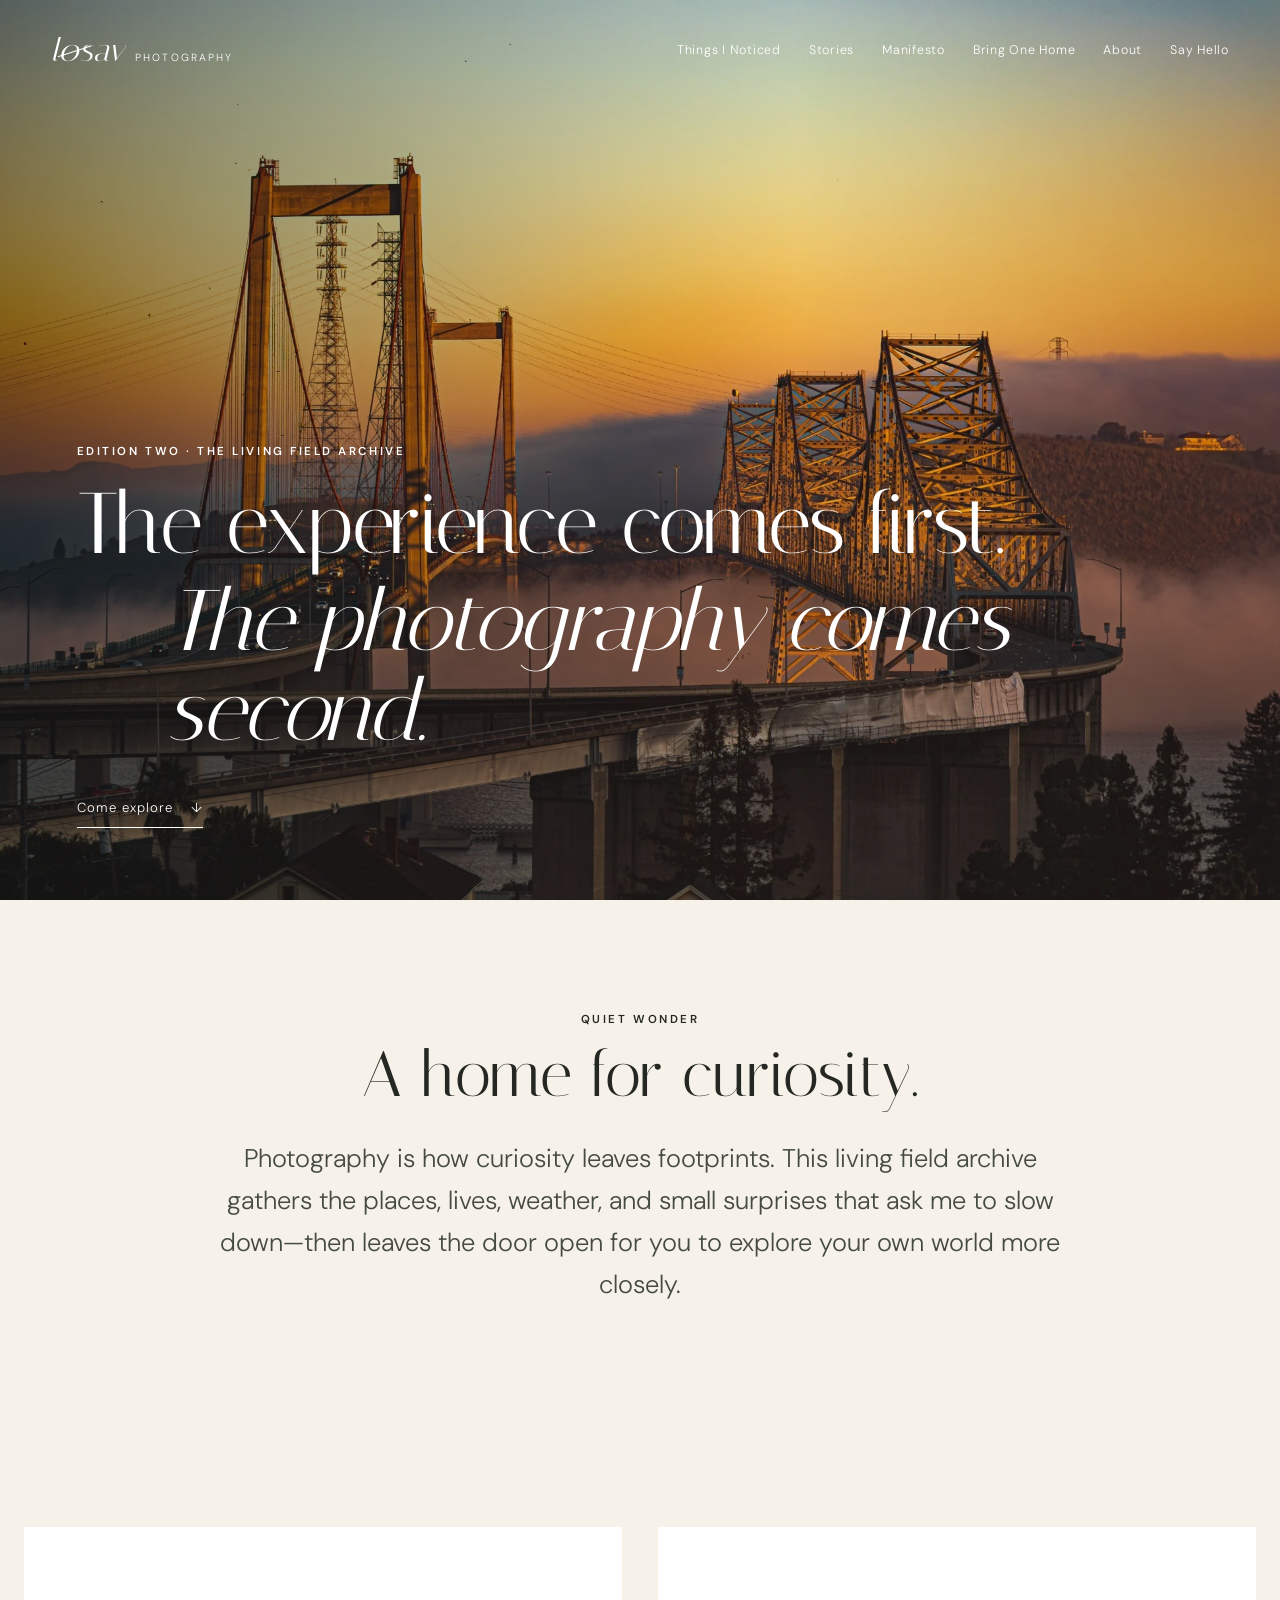
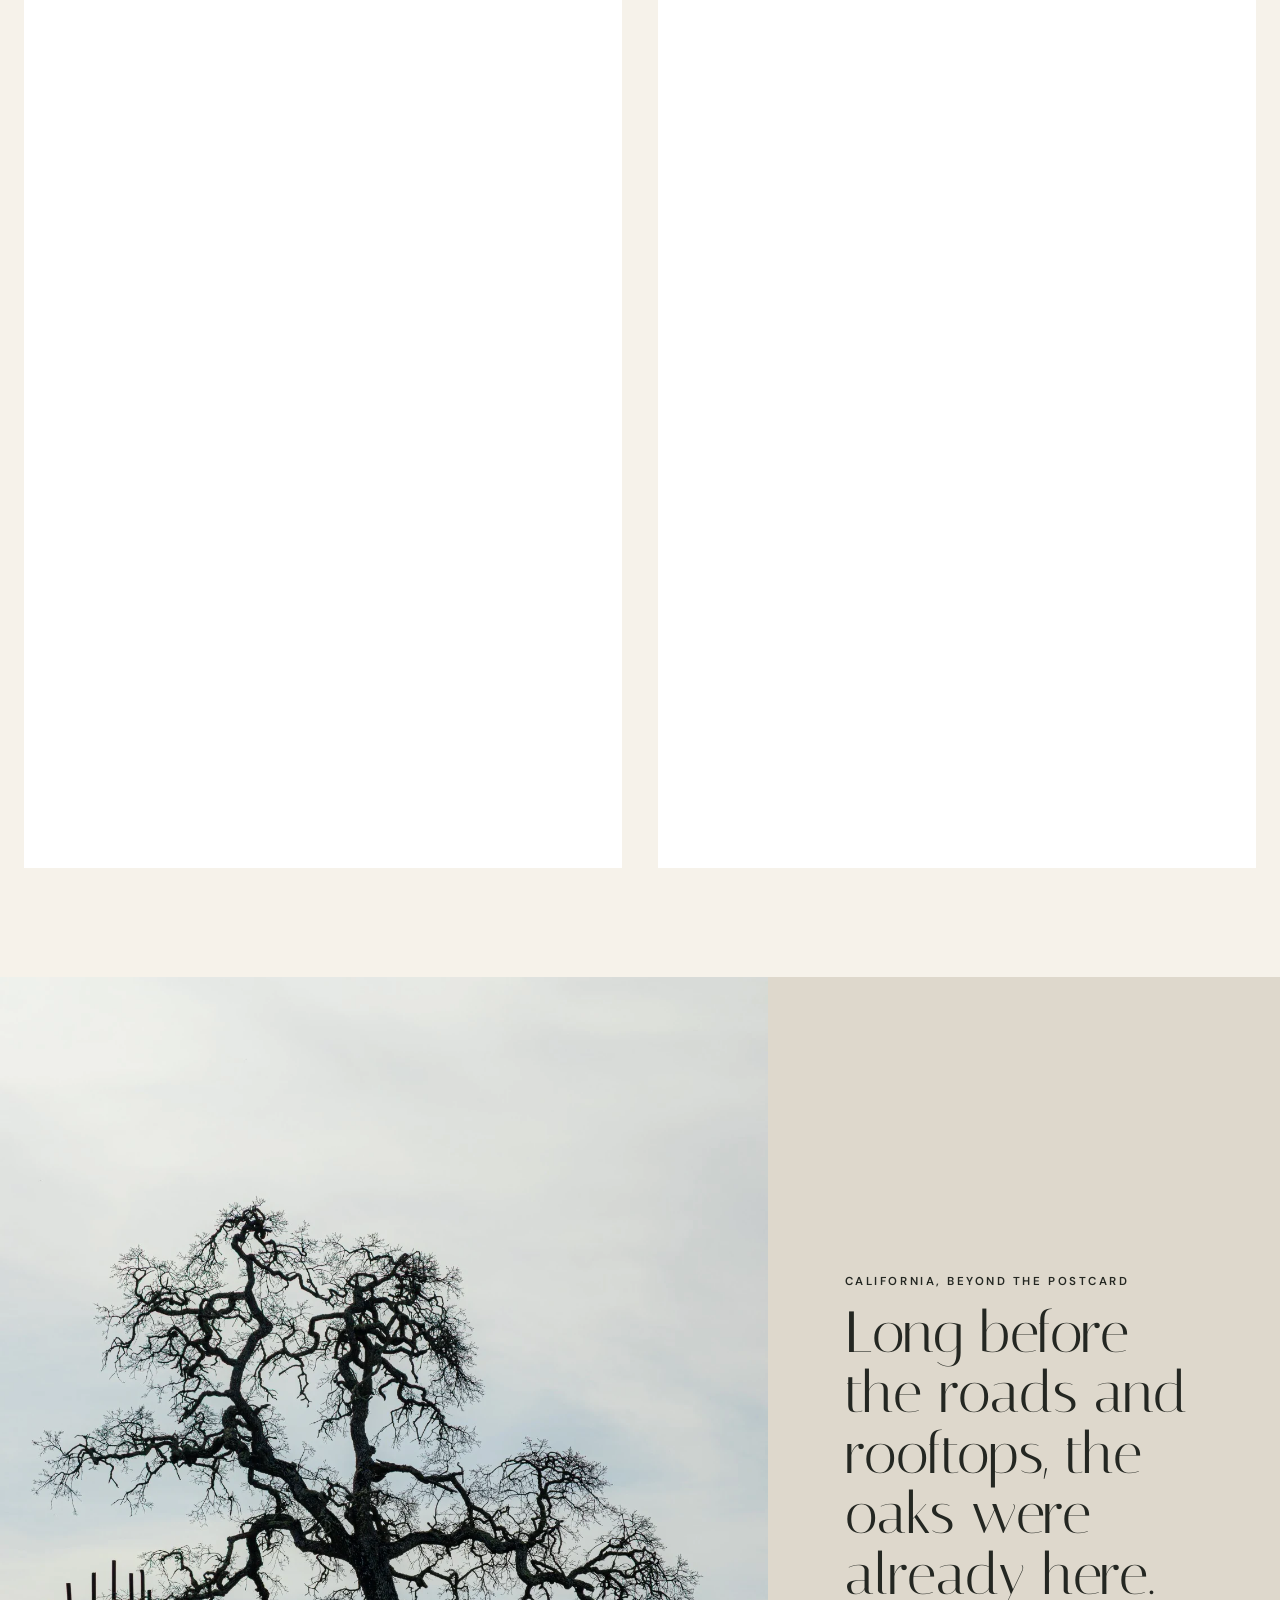
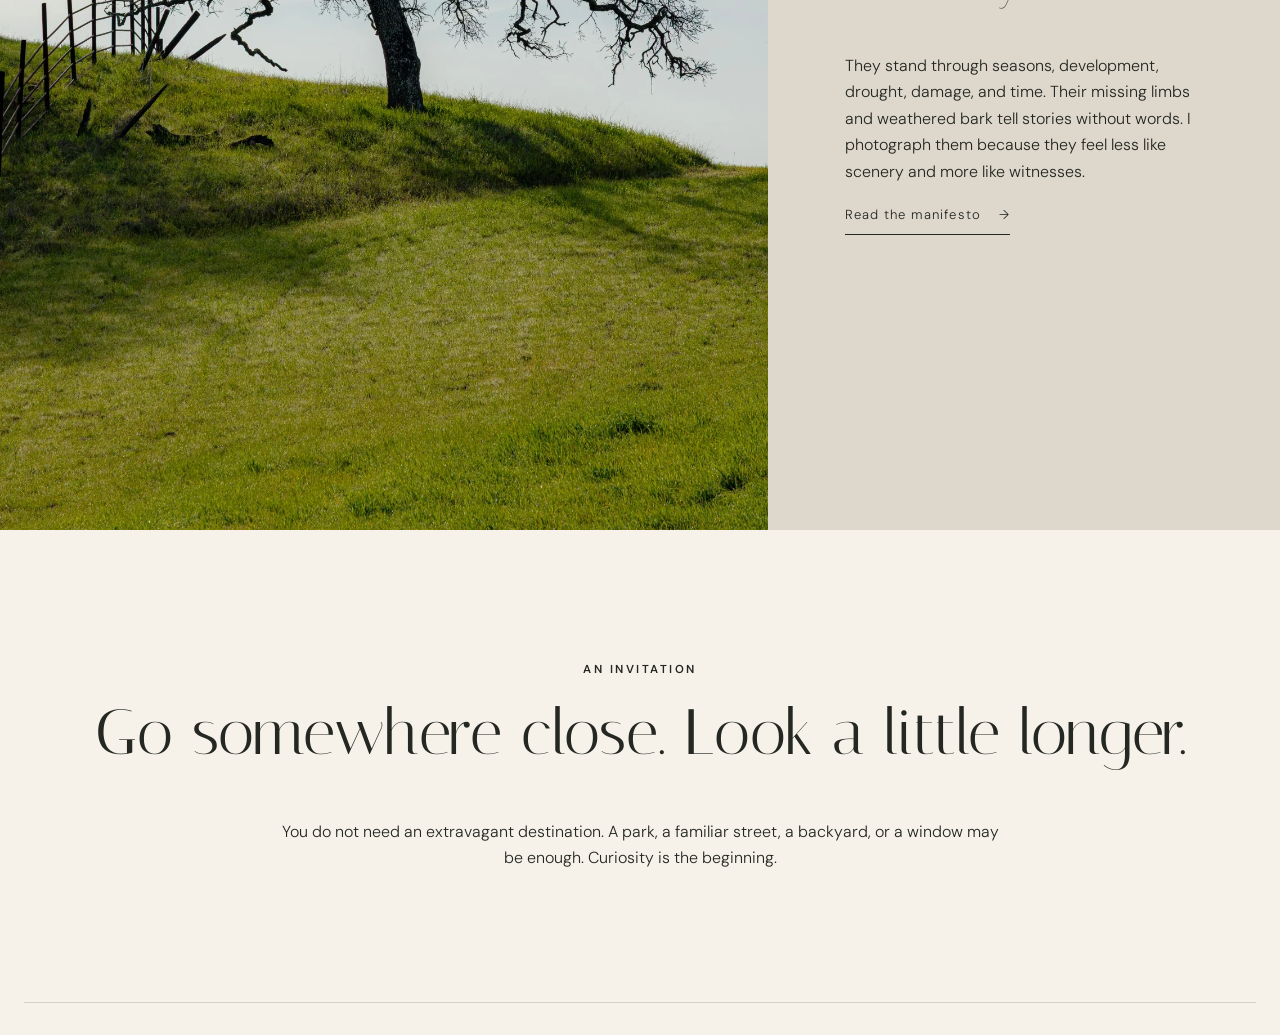
<file: index.html>
<!doctype html>
<html lang="en">
<head>
  <meta charset="utf-8">
  <meta name="viewport" content="width=device-width, initial-scale=1">
  <title>l0sav Photography | A Living Field Archive</title>
  <meta name="description" content="Photographs, stories, and observations from a living field archive—an invitation to notice the world with greater care, curiosity, and hope.">
  <meta name="theme-color" content="#f5f1e9">
  <link rel="preload" as="image" href="assets/images/hero-fog-bridge.webp" fetchpriority="high">
  <link rel="canonical" href="https://l0sav-photography.pages.dev/">
  <meta property="og:title" content="l0sav Photography | The Art of Noticing">
  <meta property="og:description" content="Photographs, stories, and observations from a living field archive—an invitation to notice the world with greater care, curiosity, and hope.">
  <meta property="og:type" content="website">
  <meta property="og:url" content="https://l0sav-photography.pages.dev/">
  <meta property="og:image" content="https://l0sav-photography.pages.dev/assets/images/hero-fog-bridge.webp">
  <link rel="preconnect" href="https://fonts.googleapis.com">
  <link rel="preconnect" href="https://fonts.gstatic.com" crossorigin>
  <link href="https://fonts.googleapis.com/css2?family=DM+Sans:wght@300;400;500;600&family=Italiana&display=swap" rel="stylesheet">
  <link rel="stylesheet" href="assets/style.css">
  <!-- Google tag (gtag.js) -->
<script async src="https://www.googletagmanager.com/gtag/js?id=G-Z0NKE904WG"></script>
<script>
  window.dataLayer = window.dataLayer || [];
  function gtag(){dataLayer.push(arguments);}
  gtag('js', new Date());
  gtag('config', 'G-Z0NKE904WG');
</script>
  <script defer src="assets/site.js"></script>
  <script type="application/ld+json">{"@context": "https://schema.org", "@graph": [{"@type": "WebSite", "name": "l0sav Photography", "url": "https://l0sav-photography.pages.dev/"}, {"@type": "Person", "name": "Lauren “Lo” Savignano", "alternateName": "l0sav", "jobTitle": "Photographer and field observer", "url": "https://l0sav-photography.pages.dev/about.html", "sameAs": ["https://www.instagram.com/l0sav", "https://www.facebook.com/profile.php?id=100092620043618", "https://www.youtube.com/@l0sav", "https://www.tiktok.com/@l0_sav"]}, {"@type": "CreativeWorkSeries", "name": "The Living Field Archive", "creator": {"@type": "Person", "name": "Lauren “Lo” Savignano"}, "url": "https://l0sav-photography.pages.dev/", "description": "Photographs, stories, and observations from a life spent following curiosity."}]}</script>
</head>
<body class="home">
<a class="skip-link" href="#main-content">Skip to content</a>

<header class="site-header" data-header>
  <a class="brand" href="index.html" aria-label="l0sav Photography home">
    <span class="brand-mark">l<span class="zero">0</span>sav</span>
    <span class="brand-sub">Photography</span>
  </a>
  <button class="menu-button" data-menu-button aria-label="Open navigation" aria-expanded="false">
    <span></span><span></span>
  </button>
  <nav class="site-nav" data-menu aria-label="Primary navigation">
    <a href="things.html">Things I Noticed</a>
    <a href="stories.html">Stories</a>
    <a href="manifesto.html">Manifesto</a>
    <a href="prints.html">Bring One Home</a>
    <a href="about.html">About</a>
    <a href="contact.html">Say Hello</a>
  </nav>
</header>

<main id="main-content">
<section class="hero">
  <img fetchpriority="high" decoding="async" src="assets/images/hero-fog-bridge.webp" alt="Two bridges emerging through morning fog in warm early light">
  <div class="hero-shade"></div>
  <div class="hero-copy">
    <p class="arrival">Edition Two · The Living Field Archive</p>
    <h1><span>The experience comes first.</span><span>The photography comes second.</span></h1>
    <a class="text-link light" href="#welcome">Come explore <span>↓</span></a>
  </div>
</section>

<section id="welcome" class="intro section-pad reveal">
  <p class="eyebrow">Quiet Wonder</p>
  <h2>A home for curiosity.</h2>
  <p class="lead">Photography is how curiosity leaves footprints. This living field archive gathers the places, lives, weather, and small surprises that ask me to slow down—then leaves the door open for you to explore your own world more closely.</p>
</section>

<section class="feature-grid section-pad">
  <a class="feature-card reveal" href="things.html">
    <img loading="lazy" decoding="async" src="assets/images/inspirational-flower.webp" alt="Delicate pale purple flower glowing in soft light">
    <div><p class="eyebrow">A visual journal</p><h3>Things I Noticed</h3><p>Small marvels, passing light, and the details that reward a closer look.</p></div>
  </a>
  <a class="feature-card reveal" href="stories.html">
    <img loading="lazy" decoding="async" src="assets/images/oak-path.webp" alt="A narrow path winding through old oak trees">
    <div><p class="eyebrow">Behind the frame</p><h3>Stories</h3><p>Photographs become memorable when the experience behind them is allowed to remain.</p></div>
  </a>
</section>

<section class="wide-story reveal">
  <img loading="lazy" decoding="async" src="assets/images/oak-silhouette.webp" alt="A lone oak tree silhouetted against a pale sky">
  <div class="wide-story-copy">
    <p class="eyebrow">California, beyond the postcard</p>
    <h2>Long before the roads and rooftops, the oaks were already here.</h2>
    <p>They stand through seasons, development, drought, damage, and time. Their missing limbs and weathered bark tell stories without words. I photograph them because they feel less like scenery and more like witnesses.</p>
    <a class="text-link" href="manifesto.html">Read the manifesto <span>→</span></a>
  </div>
</section>

<section class="closing-note section-pad reveal">
  <p class="eyebrow">An invitation</p>
  <h2>Go somewhere close. Look a little longer.</h2>
  <p>You do not need an extravagant destination. A park, a familiar street, a backyard, or a window may be enough. Curiosity is the beginning.</p>
</section>
</main>

<footer class="site-footer">
  <div>
    <p class="footer-signoff">I’ll see you out there.</p>
    <p>© 2026 l0sav Photography</p>
  </div>
  <div class="socials" aria-label="Social media">
    <a href="https://www.instagram.com/l0sav" target="_blank" rel="noopener">Instagram</a>
    <a href="https://www.facebook.com/profile.php?id=100092620043618" target="_blank" rel="noopener">Facebook</a>
    <a href="https://www.youtube.com/@l0sav" target="_blank" rel="noopener">YouTube</a>
    <a href="https://www.tiktok.com/@l0_sav" target="_blank" rel="noopener">TikTok</a>
  </div>
</footer>

</body></html>
</file>
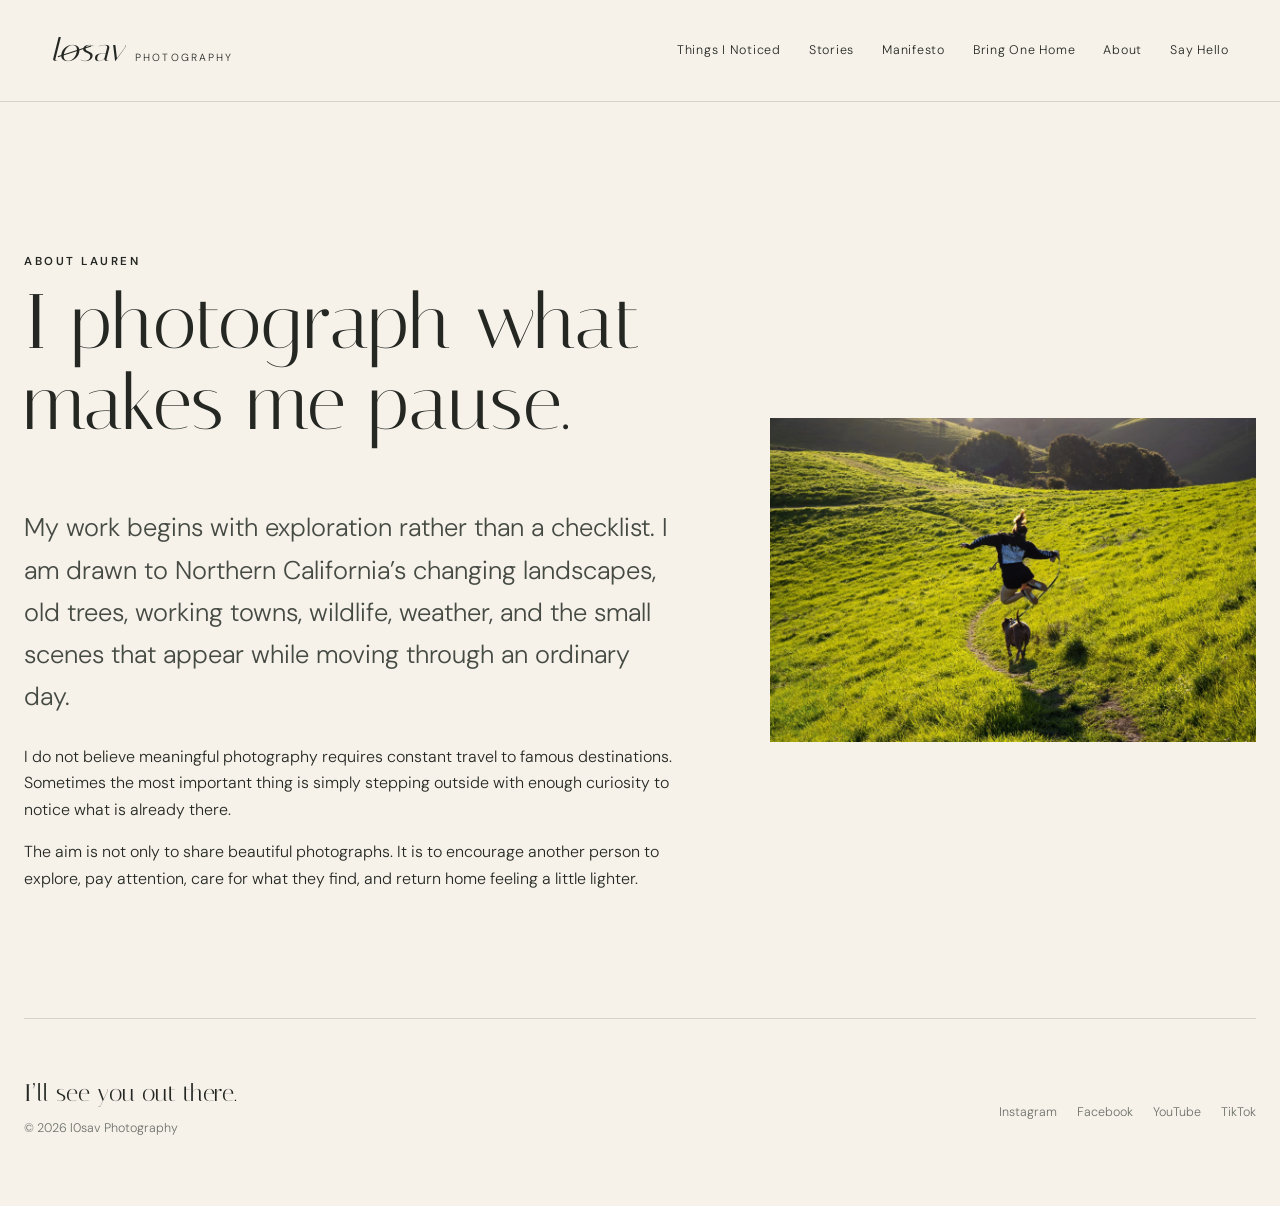
<file: about.html>
<!doctype html>
<html lang="en">
<head>
  <meta charset="utf-8">
  <meta name="viewport" content="width=device-width, initial-scale=1">
  <title>About Lauren | l0sav Photography</title>
  <meta name="description" content="Meet Lauren, the photographer behind l0sav Photography and The Art of Noticing.">
  <meta name="theme-color" content="#f5f1e9">
  <link rel="canonical" href="https://l0sav-photography.pages.dev/about.html">
  <meta property="og:title" content="About Lauren | l0sav Photography">
  <meta property="og:description" content="Meet Lauren, the photographer behind l0sav Photography and The Art of Noticing.">
  <meta property="og:type" content="website">
  <meta property="og:url" content="https://l0sav-photography.pages.dev/about.html">
  <meta property="og:image" content="https://l0sav-photography.pages.dev/assets/images/hero-fog-bridge.webp">
  <meta name="twitter:card" content="summary_large_image">
  <link rel="preconnect" href="https://fonts.googleapis.com">
  <link rel="preconnect" href="https://fonts.gstatic.com" crossorigin>
  <link href="https://fonts.googleapis.com/css2?family=DM+Sans:wght@300;400;500;600&family=Italiana&display=swap" rel="stylesheet">
  <link rel="stylesheet" href="assets/style.css">
  <!-- Google tag (gtag.js) -->
<script async src="https://www.googletagmanager.com/gtag/js?id=G-Z0NKE904WG"></script>
<script>
  window.dataLayer = window.dataLayer || [];
  function gtag(){dataLayer.push(arguments);}
  gtag('js', new Date());
  gtag('config', 'G-Z0NKE904WG');
</script>
  <script defer src="assets/site.js"></script>
  <script type="application/ld+json">{"@context": "https://schema.org", "@type": "AboutPage", "name": "About Lauren | l0sav Photography", "url": "https://l0sav-photography.pages.dev/about.html", "isPartOf": {"@type": "WebSite", "name": "l0sav Photography", "url": "https://l0sav-photography.pages.dev/"}}</script>
</head>
<body>
<a class="skip-link" href="#main-content">Skip to content</a>

<header class="site-header" data-header>
  <a class="brand" href="index.html" aria-label="l0sav Photography home">
    <span class="brand-mark">l<span class="zero">0</span>sav</span>
    <span class="brand-sub">Photography</span>
  </a>
  <button class="menu-button" data-menu-button aria-label="Open navigation" aria-expanded="false">
    <span></span><span></span>
  </button>
  <nav class="site-nav" data-menu aria-label="Primary navigation">
    <a href="things.html">Things I Noticed</a>
    <a href="stories.html">Stories</a>
    <a href="manifesto.html">Manifesto</a>
    <a href="prints.html">Bring One Home</a>
    <a href="about.html">About</a>
    <a href="contact.html">Say Hello</a>
  </nav>
</header>

<main id="main-content">
<section class="about-grid section-pad">
 <div><p class="eyebrow">About Lauren</p><h1>I photograph what makes me pause.</h1><p class="lead">My work begins with exploration rather than a checklist. I am drawn to Northern California’s changing landscapes, old trees, working towns, wildlife, weather, and the small scenes that appear while moving through an ordinary day.</p><p>I do not believe meaningful photography requires constant travel to famous destinations. Sometimes the most important thing is simply stepping outside with enough curiosity to notice what is already there.</p><p>The aim is not only to share beautiful photographs. It is to encourage another person to explore, pay attention, care for what they find, and return home feeling a little lighter.</p></div>
 <img loading="lazy" decoding="async" src="assets/images/jumping-hills.webp" alt="A person joyfully jumping on a sunlit green trail with a dog">
</section>
</main>

<footer class="site-footer">
  <div>
    <p class="footer-signoff">I’ll see you out there.</p>
    <p>© 2026 l0sav Photography</p>
  </div>
  <div class="socials" aria-label="Social media">
    <a href="https://www.instagram.com/l0sav" target="_blank" rel="noopener">Instagram</a>
    <a href="https://www.facebook.com/profile.php?id=100092620043618" target="_blank" rel="noopener">Facebook</a>
    <a href="https://www.youtube.com/@l0sav" target="_blank" rel="noopener">YouTube</a>
    <a href="https://www.tiktok.com/@l0_sav" target="_blank" rel="noopener">TikTok</a>
  </div>
</footer>

</body></html>
</file>
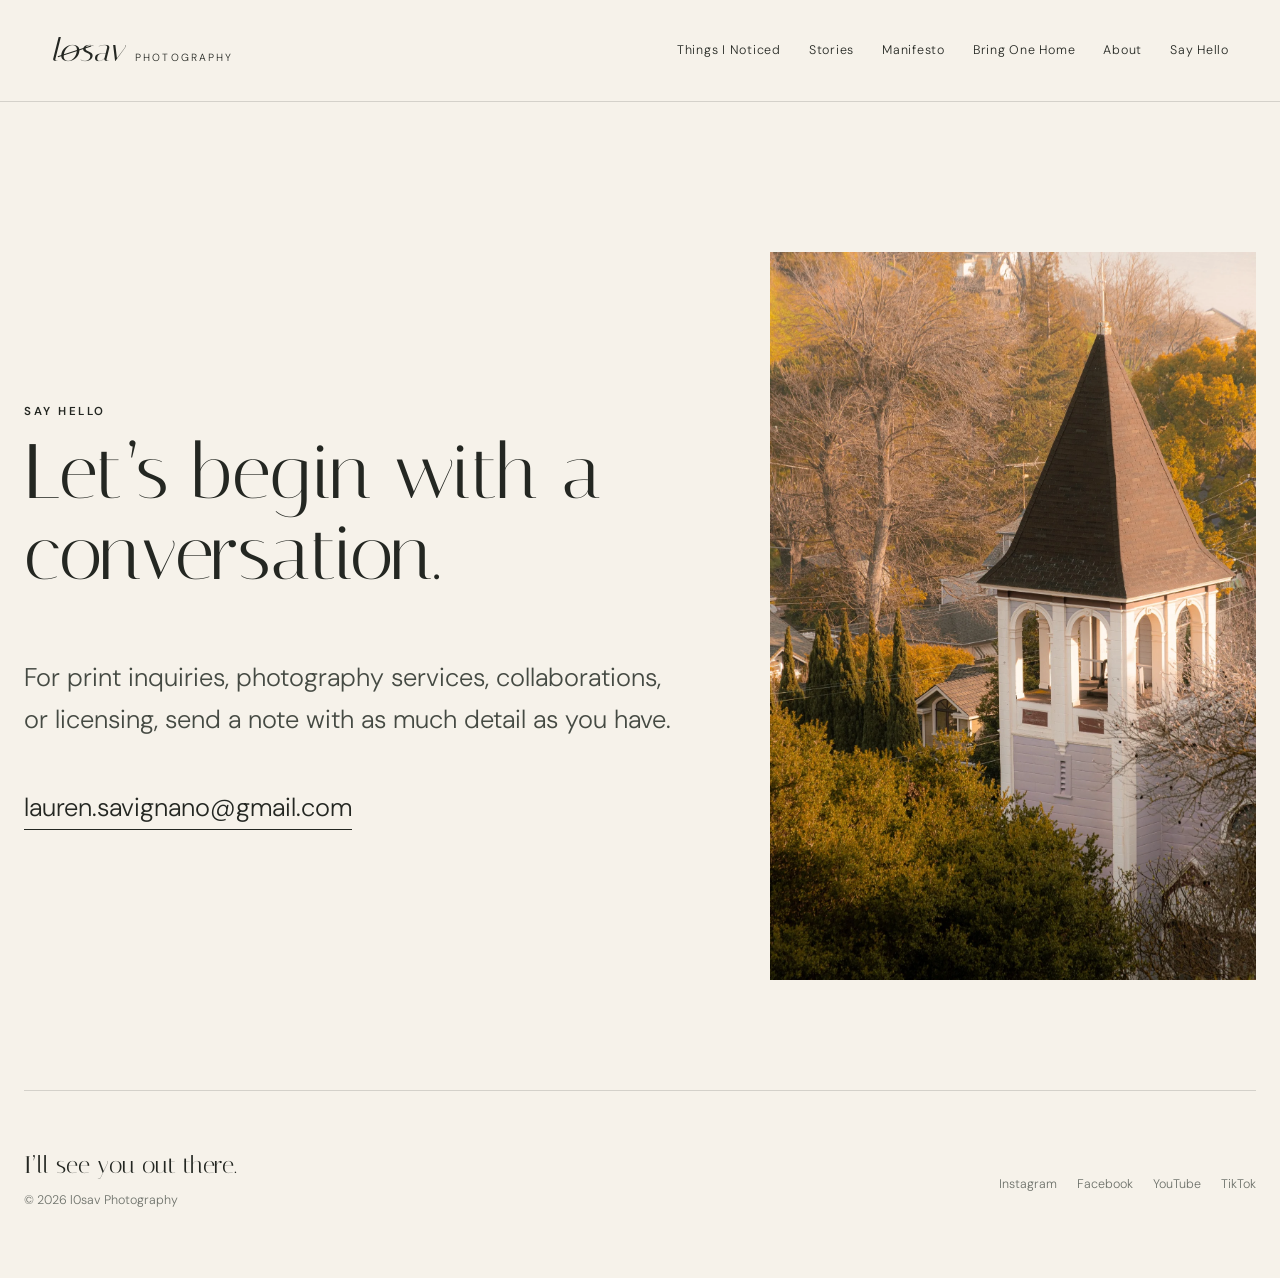
<file: contact.html>
<!doctype html>
<html lang="en">
<head>
  <meta charset="utf-8">
  <meta name="viewport" content="width=device-width, initial-scale=1">
  <title>Contact | l0sav Photography</title>
  <meta name="description" content="Contact Lauren about custom prints, photography services, collaborations, or image licensing.">
  <meta name="theme-color" content="#f5f1e9">
  <link rel="canonical" href="https://l0sav-photography.pages.dev/contact.html">
  <meta property="og:title" content="Contact | l0sav Photography">
  <meta property="og:description" content="Contact Lauren about custom prints, photography services, collaborations, or image licensing.">
  <meta property="og:type" content="website">
  <meta property="og:url" content="https://l0sav-photography.pages.dev/contact.html">
  <meta property="og:image" content="https://l0sav-photography.pages.dev/assets/images/hero-fog-bridge.webp">
  <meta name="twitter:card" content="summary_large_image">
  <link rel="preconnect" href="https://fonts.googleapis.com">
  <link rel="preconnect" href="https://fonts.gstatic.com" crossorigin>
  <link href="https://fonts.googleapis.com/css2?family=DM+Sans:wght@300;400;500;600&family=Italiana&display=swap" rel="stylesheet">
  <link rel="stylesheet" href="assets/style.css">
  <!-- Google tag (gtag.js) -->
<script async src="https://www.googletagmanager.com/gtag/js?id=G-Z0NKE904WG"></script>
<script>
  window.dataLayer = window.dataLayer || [];
  function gtag(){dataLayer.push(arguments);}
  gtag('js', new Date());
  gtag('config', 'G-Z0NKE904WG');
</script>
  <script defer src="assets/site.js"></script>
  <script type="application/ld+json">{"@context": "https://schema.org", "@type": "ContactPage", "name": "Contact | l0sav Photography", "url": "https://l0sav-photography.pages.dev/contact.html", "isPartOf": {"@type": "WebSite", "name": "l0sav Photography", "url": "https://l0sav-photography.pages.dev/"}}</script>
</head>
<body>
<a class="skip-link" href="#main-content">Skip to content</a>

<header class="site-header" data-header>
  <a class="brand" href="index.html" aria-label="l0sav Photography home">
    <span class="brand-mark">l<span class="zero">0</span>sav</span>
    <span class="brand-sub">Photography</span>
  </a>
  <button class="menu-button" data-menu-button aria-label="Open navigation" aria-expanded="false">
    <span></span><span></span>
  </button>
  <nav class="site-nav" data-menu aria-label="Primary navigation">
    <a href="things.html">Things I Noticed</a>
    <a href="stories.html">Stories</a>
    <a href="manifesto.html">Manifesto</a>
    <a href="prints.html">Bring One Home</a>
    <a href="about.html">About</a>
    <a href="contact.html">Say Hello</a>
  </nav>
</header>

<main id="main-content">
<section class="contact-wrap section-pad">
 <div><p class="eyebrow">Say hello</p><h1>Let’s begin with a conversation.</h1><p class="lead">For print inquiries, photography services, collaborations, or licensing, send a note with as much detail as you have.</p><a class="email-link" href="mailto:lauren.savignano@gmail.com">lauren.savignano@gmail.com</a></div>
 <img loading="lazy" decoding="async" src="assets/images/church-light.webp" alt="A historic church tower lit by warm evening light">
</section>
</main>

<footer class="site-footer">
  <div>
    <p class="footer-signoff">I’ll see you out there.</p>
    <p>© 2026 l0sav Photography</p>
  </div>
  <div class="socials" aria-label="Social media">
    <a href="https://www.instagram.com/l0sav" target="_blank" rel="noopener">Instagram</a>
    <a href="https://www.facebook.com/profile.php?id=100092620043618" target="_blank" rel="noopener">Facebook</a>
    <a href="https://www.youtube.com/@l0sav" target="_blank" rel="noopener">YouTube</a>
    <a href="https://www.tiktok.com/@l0_sav" target="_blank" rel="noopener">TikTok</a>
  </div>
</footer>

</body></html>
</file>
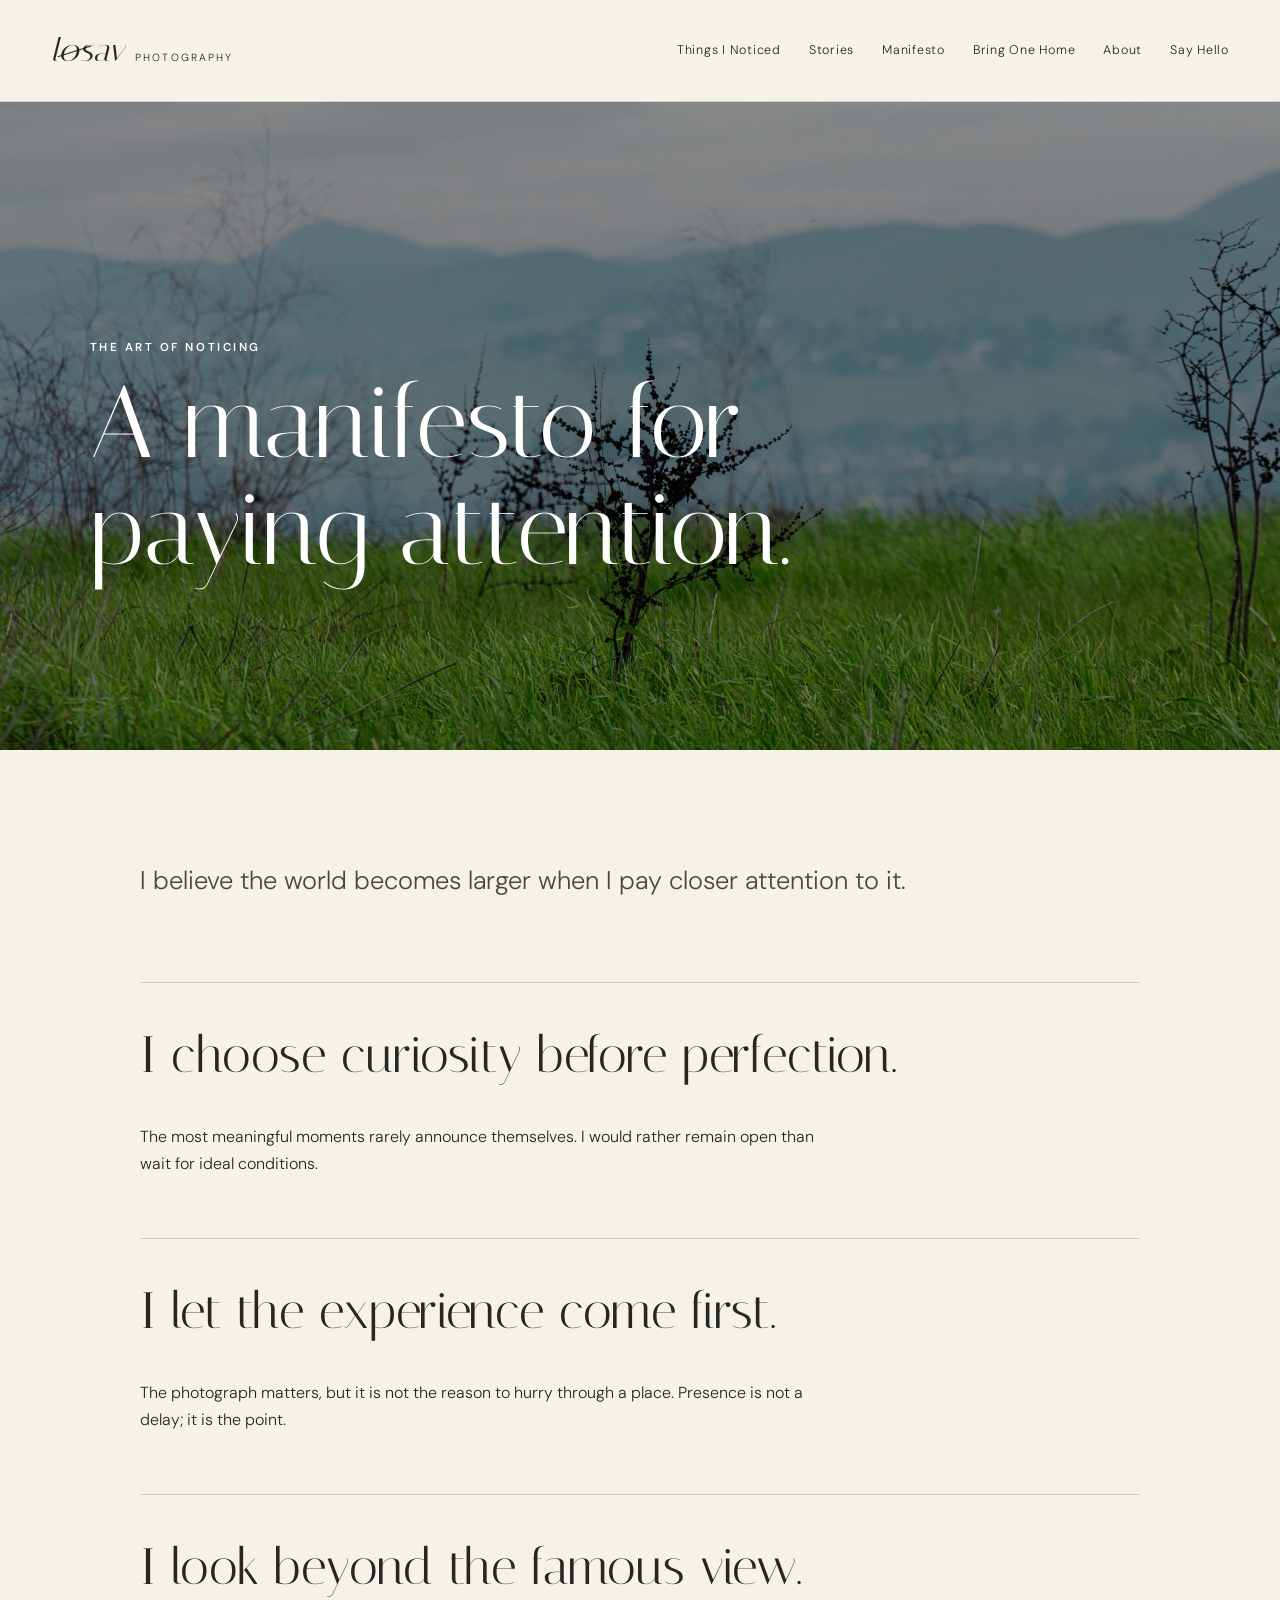
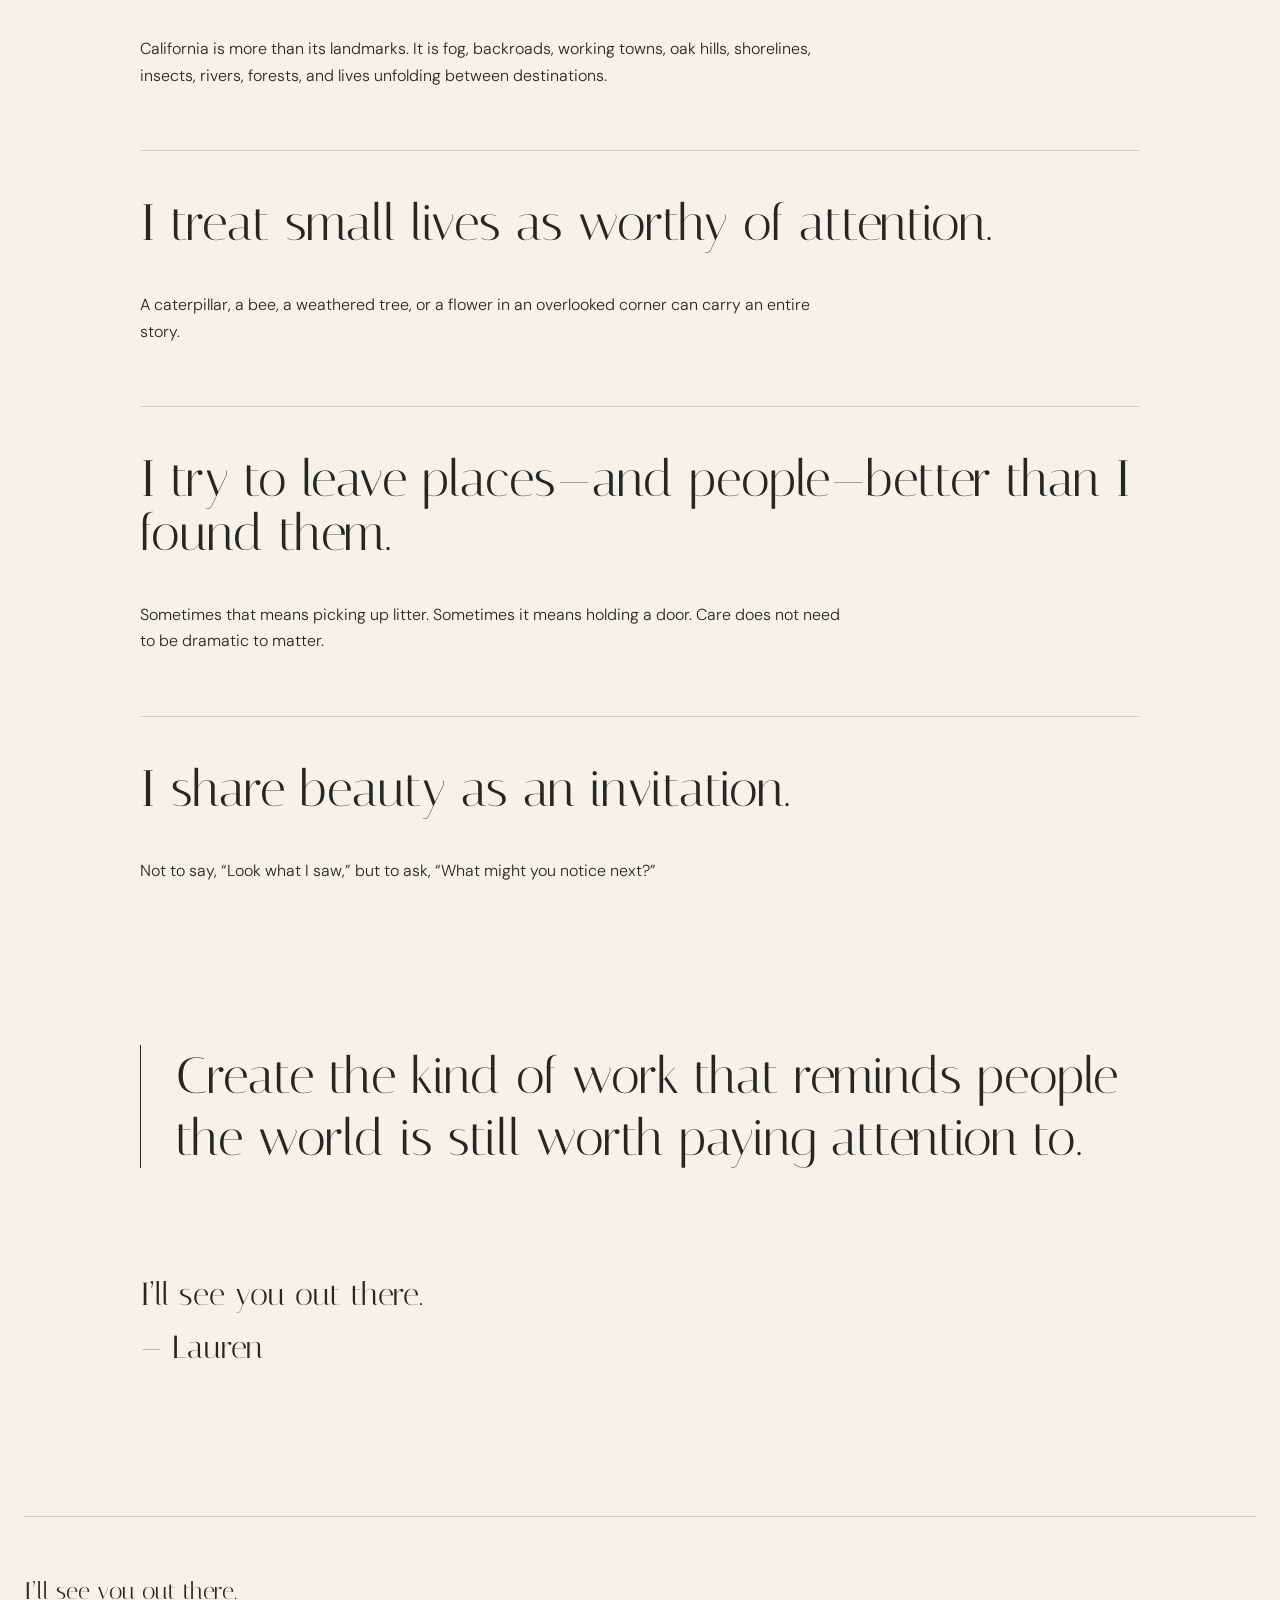
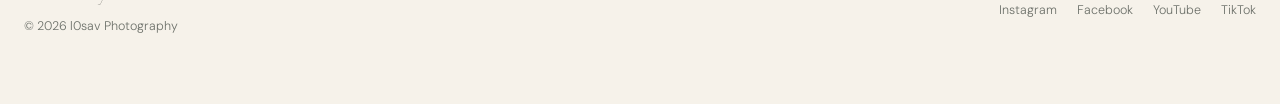
<file: manifesto.html>
<!doctype html>
<html lang="en">
<head>
  <meta charset="utf-8">
  <meta name="viewport" content="width=device-width, initial-scale=1">
  <title>Manifesto | l0sav Photography</title>
  <meta name="description" content="A personal philosophy of curiosity, care, and noticing the beauty present in ordinary life.">
  <meta name="theme-color" content="#f5f1e9">
  <link rel="canonical" href="https://l0sav-photography.pages.dev/manifesto.html">
  <meta property="og:title" content="Manifesto | l0sav Photography">
  <meta property="og:description" content="A personal philosophy of curiosity, care, and noticing the beauty present in ordinary life.">
  <meta property="og:type" content="website">
  <meta property="og:url" content="https://l0sav-photography.pages.dev/manifesto.html">
  <meta property="og:image" content="https://l0sav-photography.pages.dev/assets/images/hero-fog-bridge.webp">
  <meta name="twitter:card" content="summary_large_image">
  <link rel="preconnect" href="https://fonts.googleapis.com">
  <link rel="preconnect" href="https://fonts.gstatic.com" crossorigin>
  <link href="https://fonts.googleapis.com/css2?family=DM+Sans:wght@300;400;500;600&family=Italiana&display=swap" rel="stylesheet">
  <link rel="stylesheet" href="assets/style.css">
  <!-- Google tag (gtag.js) -->
<script async src="https://www.googletagmanager.com/gtag/js?id=G-Z0NKE904WG"></script>
<script>
  window.dataLayer = window.dataLayer || [];
  function gtag(){dataLayer.push(arguments);}
  gtag('js', new Date());
  gtag('config', 'G-Z0NKE904WG');
</script>
  <script defer src="assets/site.js"></script>
  <script type="application/ld+json">{"@context": "https://schema.org", "@type": "WebPage", "name": "Manifesto | l0sav Photography", "url": "https://l0sav-photography.pages.dev/manifesto.html", "isPartOf": {"@type": "WebSite", "name": "l0sav Photography", "url": "https://l0sav-photography.pages.dev/"}}</script>
</head>
<body>
<a class="skip-link" href="#main-content">Skip to content</a>

<header class="site-header" data-header>
  <a class="brand" href="index.html" aria-label="l0sav Photography home">
    <span class="brand-mark">l<span class="zero">0</span>sav</span>
    <span class="brand-sub">Photography</span>
  </a>
  <button class="menu-button" data-menu-button aria-label="Open navigation" aria-expanded="false">
    <span></span><span></span>
  </button>
  <nav class="site-nav" data-menu aria-label="Primary navigation">
    <a href="things.html">Things I Noticed</a>
    <a href="stories.html">Stories</a>
    <a href="manifesto.html">Manifesto</a>
    <a href="prints.html">Bring One Home</a>
    <a href="about.html">About</a>
    <a href="contact.html">Say Hello</a>
  </nav>
</header>

<main id="main-content">
<section class="manifesto-hero">
  <img fetchpriority="high" decoding="async" src="assets/images/fog-field.webp" alt="Green field and distant hills softened by fog">
  <div><p class="eyebrow">The Art of Noticing</p><h1>A manifesto for paying attention.</h1></div>
</section>
<section class="manifesto-copy section-pad">
  <p class="lead">I believe the world becomes larger when I pay closer attention to it.</p>
  <ol>
    <li><h2>I choose curiosity before perfection.</h2><p>The most meaningful moments rarely announce themselves. I would rather remain open than wait for ideal conditions.</p></li>
    <li><h2>I let the experience come first.</h2><p>The photograph matters, but it is not the reason to hurry through a place. Presence is not a delay; it is the point.</p></li>
    <li><h2>I look beyond the famous view.</h2><p>California is more than its landmarks. It is fog, backroads, working towns, oak hills, shorelines, insects, rivers, forests, and lives unfolding between destinations.</p></li>
    <li><h2>I treat small lives as worthy of attention.</h2><p>A caterpillar, a bee, a weathered tree, or a flower in an overlooked corner can carry an entire story.</p></li>
    <li><h2>I try to leave places—and people—better than I found them.</h2><p>Sometimes that means picking up litter. Sometimes it means holding a door. Care does not need to be dramatic to matter.</p></li>
    <li><h2>I share beauty as an invitation.</h2><p>Not to say, “Look what I saw,” but to ask, “What might you notice next?”</p></li>
  </ol>
  <blockquote>Create the kind of work that reminds people the world is still worth paying attention to.</blockquote>
  <p class="signature">I’ll see you out there.<br>— Lauren</p>
</section>
</main>

<footer class="site-footer">
  <div>
    <p class="footer-signoff">I’ll see you out there.</p>
    <p>© 2026 l0sav Photography</p>
  </div>
  <div class="socials" aria-label="Social media">
    <a href="https://www.instagram.com/l0sav" target="_blank" rel="noopener">Instagram</a>
    <a href="https://www.facebook.com/profile.php?id=100092620043618" target="_blank" rel="noopener">Facebook</a>
    <a href="https://www.youtube.com/@l0sav" target="_blank" rel="noopener">YouTube</a>
    <a href="https://www.tiktok.com/@l0_sav" target="_blank" rel="noopener">TikTok</a>
  </div>
</footer>

</body></html>
</file>
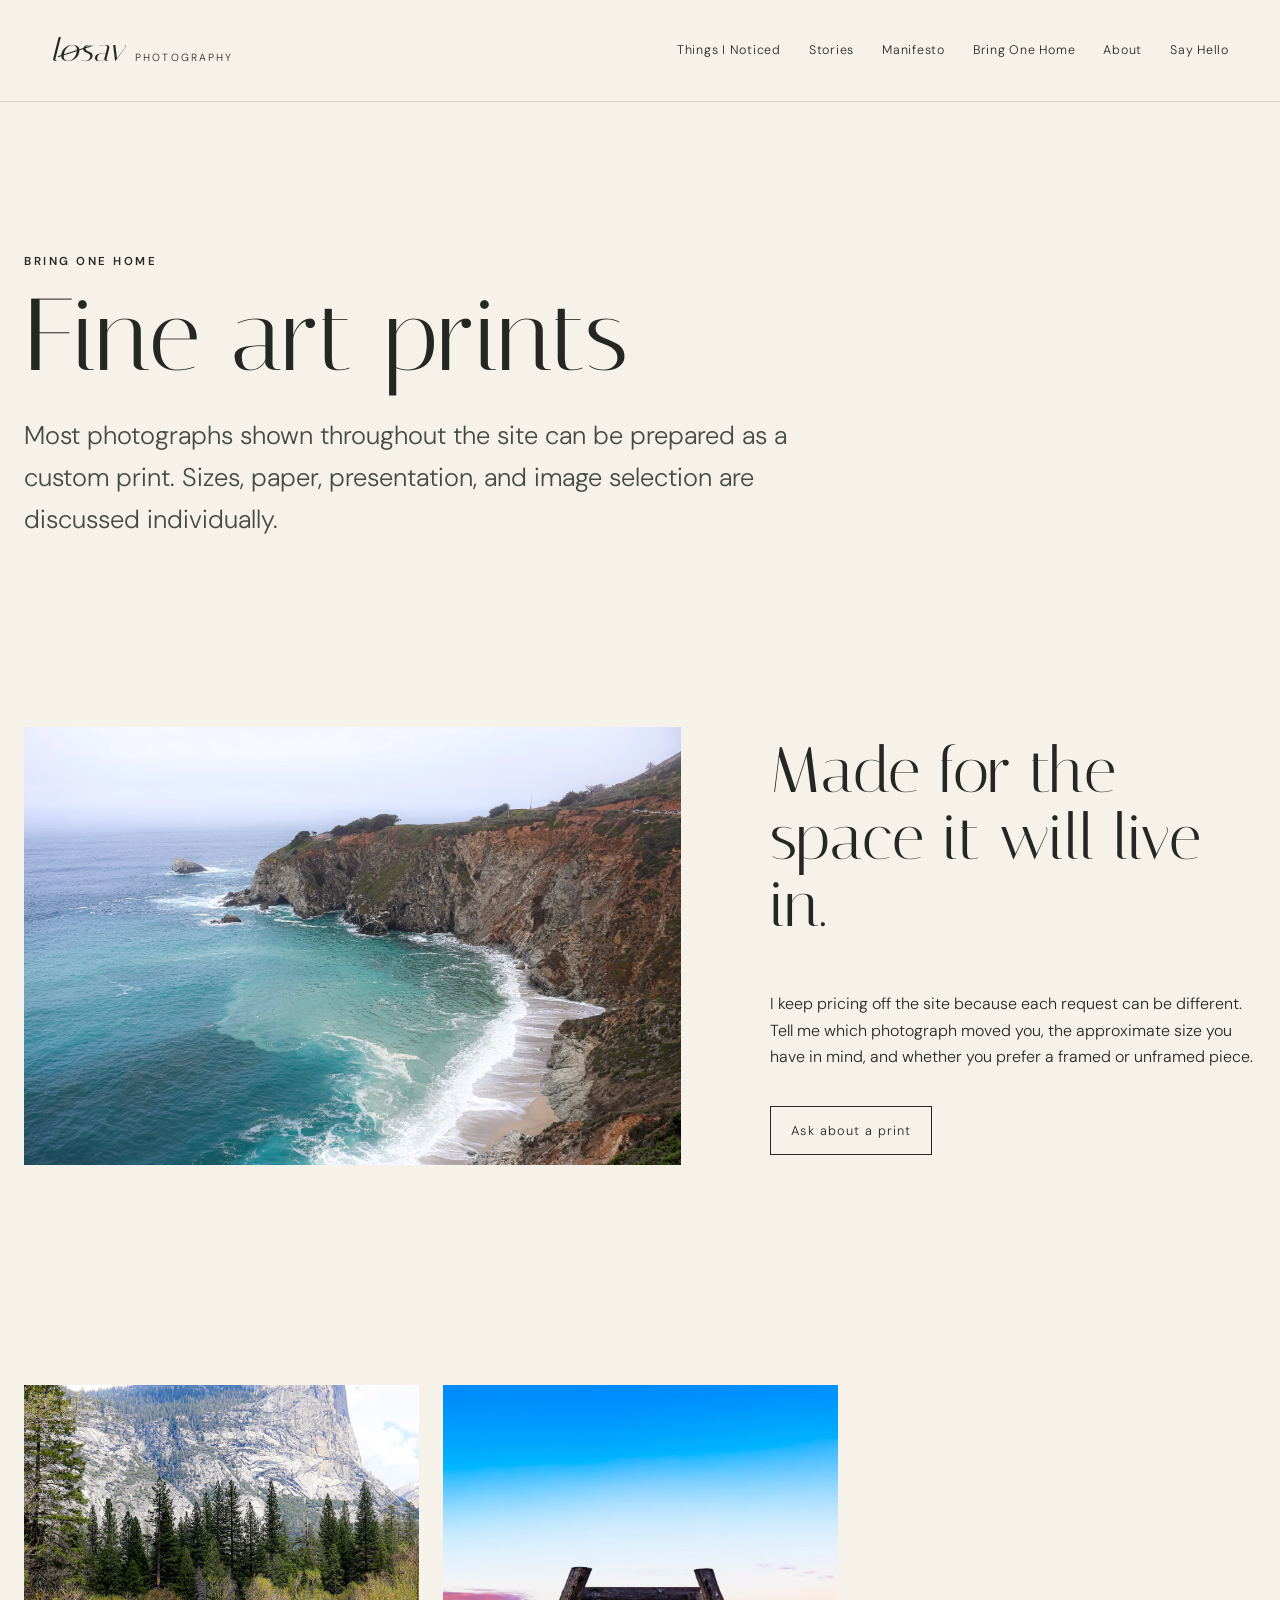
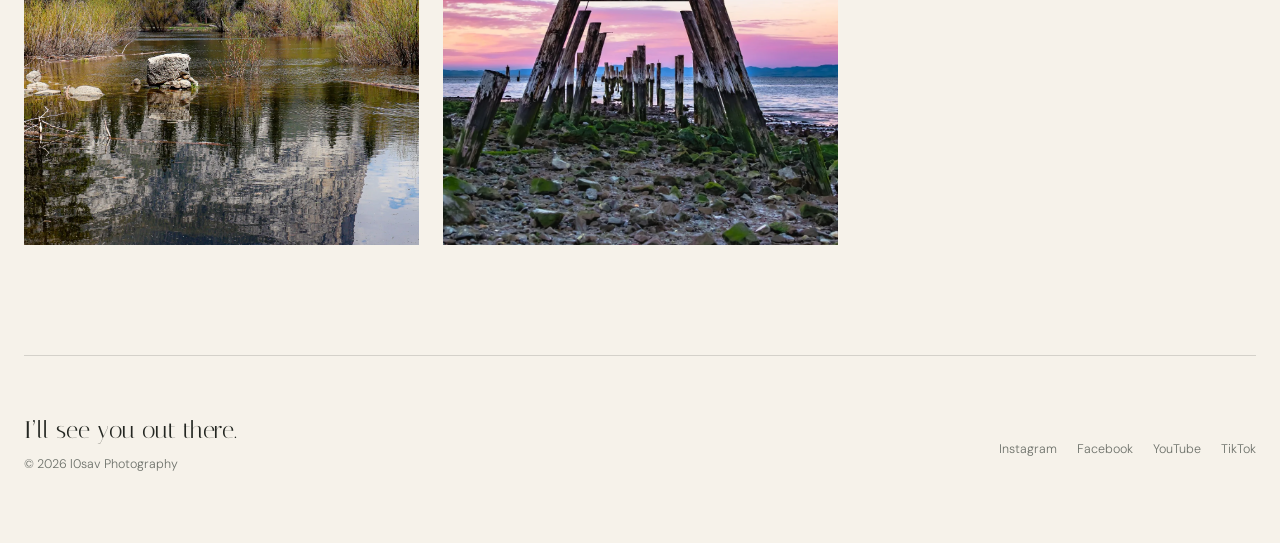
<file: prints.html>
<!doctype html>
<html lang="en">
<head>
  <meta charset="utf-8">
  <meta name="viewport" content="width=device-width, initial-scale=1">
  <title>Fine Art Prints | l0sav Photography</title>
  <meta name="description" content="Custom fine art photography prints featuring Northern California landscapes, nature, and quiet observations.">
  <meta name="theme-color" content="#f5f1e9">
  <link rel="canonical" href="https://l0sav-photography.pages.dev/prints.html">
  <meta property="og:title" content="Fine Art Prints | l0sav Photography">
  <meta property="og:description" content="Custom fine art photography prints featuring Northern California landscapes, nature, and quiet observations.">
  <meta property="og:type" content="website">
  <meta property="og:url" content="https://l0sav-photography.pages.dev/prints.html">
  <meta property="og:image" content="https://l0sav-photography.pages.dev/assets/images/hero-fog-bridge.webp">
  <meta name="twitter:card" content="summary_large_image">
  <link rel="preconnect" href="https://fonts.googleapis.com">
  <link rel="preconnect" href="https://fonts.gstatic.com" crossorigin>
  <link href="https://fonts.googleapis.com/css2?family=DM+Sans:wght@300;400;500;600&family=Italiana&display=swap" rel="stylesheet">
  <link rel="stylesheet" href="assets/style.css">
  <!-- Google tag (gtag.js) -->
<script async src="https://www.googletagmanager.com/gtag/js?id=G-Z0NKE904WG"></script>
<script>
  window.dataLayer = window.dataLayer || [];
  function gtag(){dataLayer.push(arguments);}
  gtag('js', new Date());
  gtag('config', 'G-Z0NKE904WG');
</script>
  <script defer src="assets/site.js"></script>
  <script type="application/ld+json">{"@context": "https://schema.org", "@type": "CollectionPage", "name": "Fine Art Prints | l0sav Photography", "url": "https://l0sav-photography.pages.dev/prints.html", "isPartOf": {"@type": "WebSite", "name": "l0sav Photography", "url": "https://l0sav-photography.pages.dev/"}}</script>
</head>
<body>
<a class="skip-link" href="#main-content">Skip to content</a>

<header class="site-header" data-header>
  <a class="brand" href="index.html" aria-label="l0sav Photography home">
    <span class="brand-mark">l<span class="zero">0</span>sav</span>
    <span class="brand-sub">Photography</span>
  </a>
  <button class="menu-button" data-menu-button aria-label="Open navigation" aria-expanded="false">
    <span></span><span></span>
  </button>
  <nav class="site-nav" data-menu aria-label="Primary navigation">
    <a href="things.html">Things I Noticed</a>
    <a href="stories.html">Stories</a>
    <a href="manifesto.html">Manifesto</a>
    <a href="prints.html">Bring One Home</a>
    <a href="about.html">About</a>
    <a href="contact.html">Say Hello</a>
  </nav>
</header>

<main id="main-content">
<section class="page-intro section-pad"><p class="eyebrow">Bring one home</p><h1>Fine art prints</h1><p class="lead">Most photographs shown throughout the site can be prepared as a custom print. Sizes, paper, presentation, and image selection are discussed individually.</p></section>
<section class="print-feature section-pad">
 <img loading="lazy" decoding="async" src="assets/images/coast-cove.webp" alt="Turquoise ocean meeting a rugged California cove">
 <div><h2>Made for the space it will live in.</h2><p>I keep pricing off the site because each request can be different. Tell me which photograph moved you, the approximate size you have in mind, and whether you prefer a framed or unframed piece.</p><a class="button" href="contact.html">Ask about a print</a></div>
</section>
<section class="print-row section-pad">
 <img loading="lazy" decoding="async" src="assets/images/yosemite-reflection.webp" alt="Yosemite mountain reflected in calm water">
 <img loading="lazy" decoding="async" src="assets/images/quiet-pier.webp" alt="Weathered pier remains beneath a pastel sky">
 <img loading="lazy" decoding="async" src="assets/images/sugar-town.webp" alt="Historic sugar factory beside the water and surrounding hills">
</section>
</main>

<footer class="site-footer">
  <div>
    <p class="footer-signoff">I’ll see you out there.</p>
    <p>© 2026 l0sav Photography</p>
  </div>
  <div class="socials" aria-label="Social media">
    <a href="https://www.instagram.com/l0sav" target="_blank" rel="noopener">Instagram</a>
    <a href="https://www.facebook.com/profile.php?id=100092620043618" target="_blank" rel="noopener">Facebook</a>
    <a href="https://www.youtube.com/@l0sav" target="_blank" rel="noopener">YouTube</a>
    <a href="https://www.tiktok.com/@l0_sav" target="_blank" rel="noopener">TikTok</a>
  </div>
</footer>

</body></html>
</file>
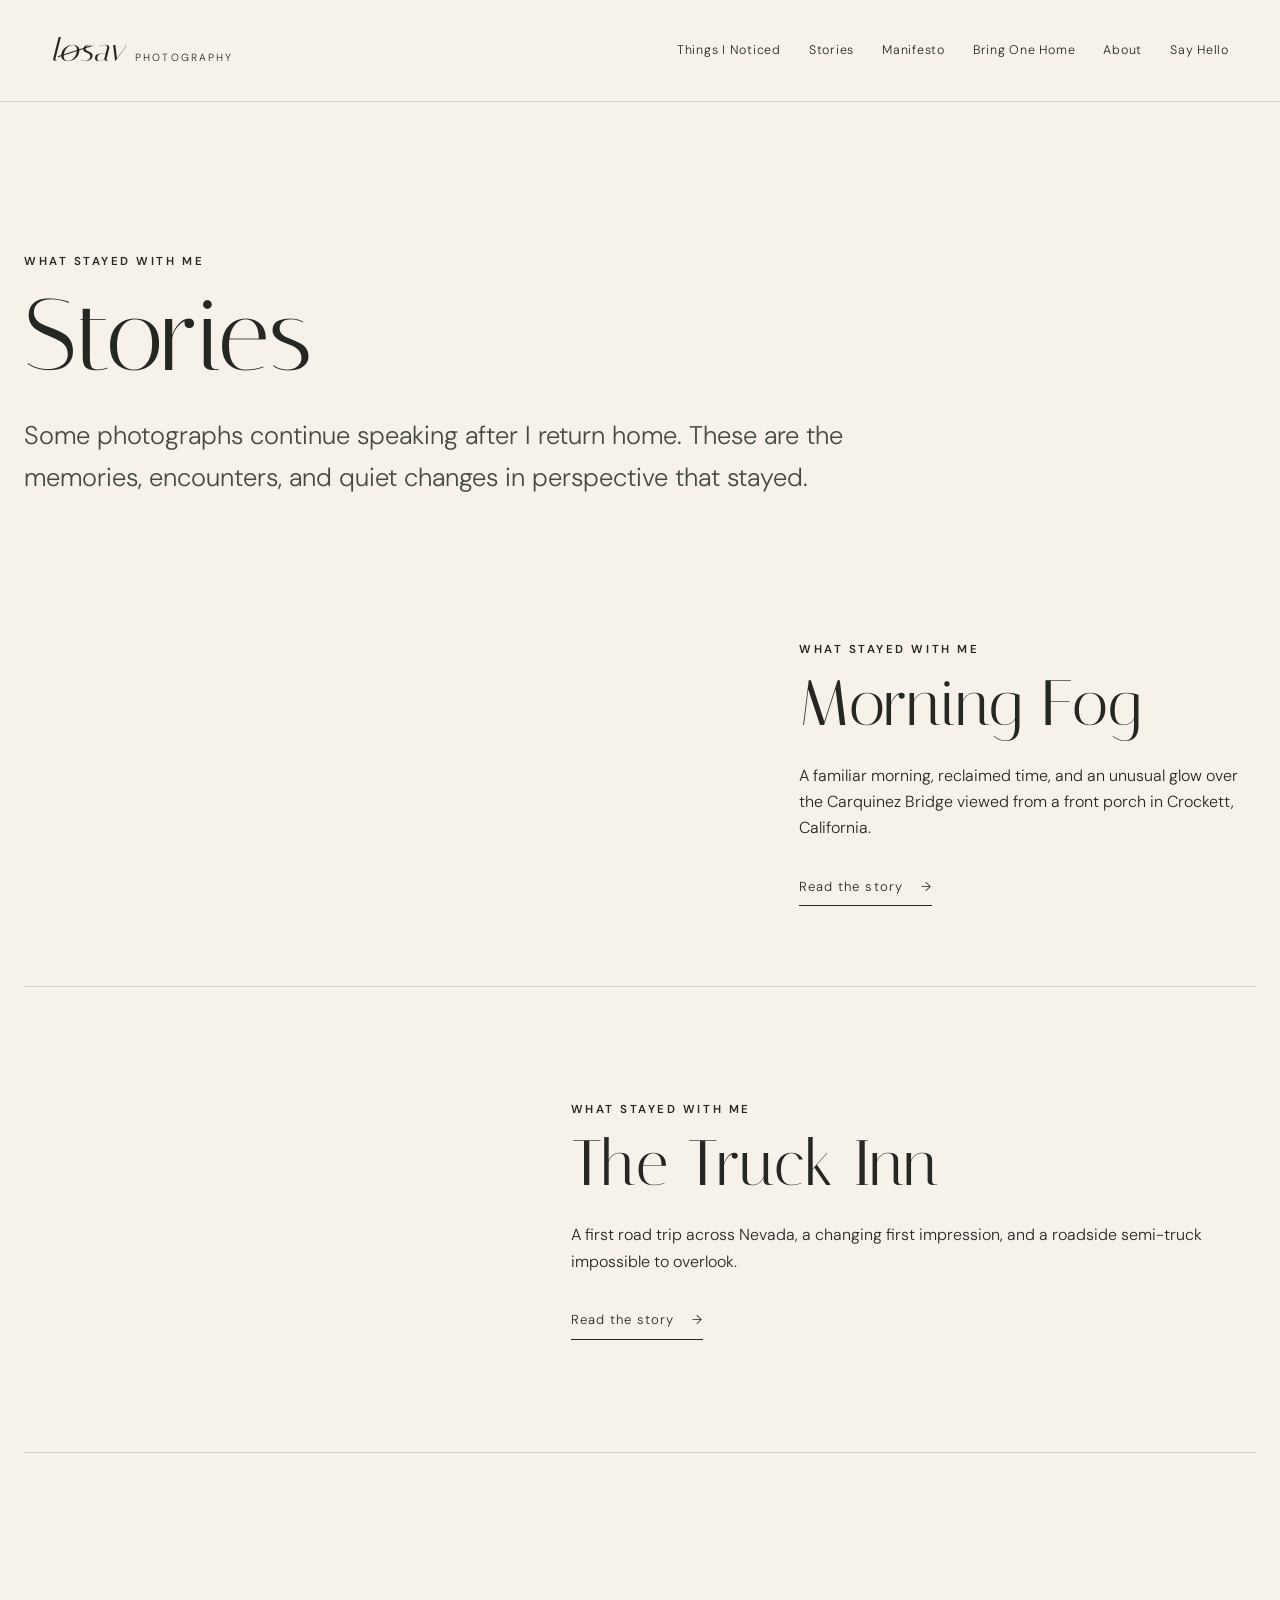
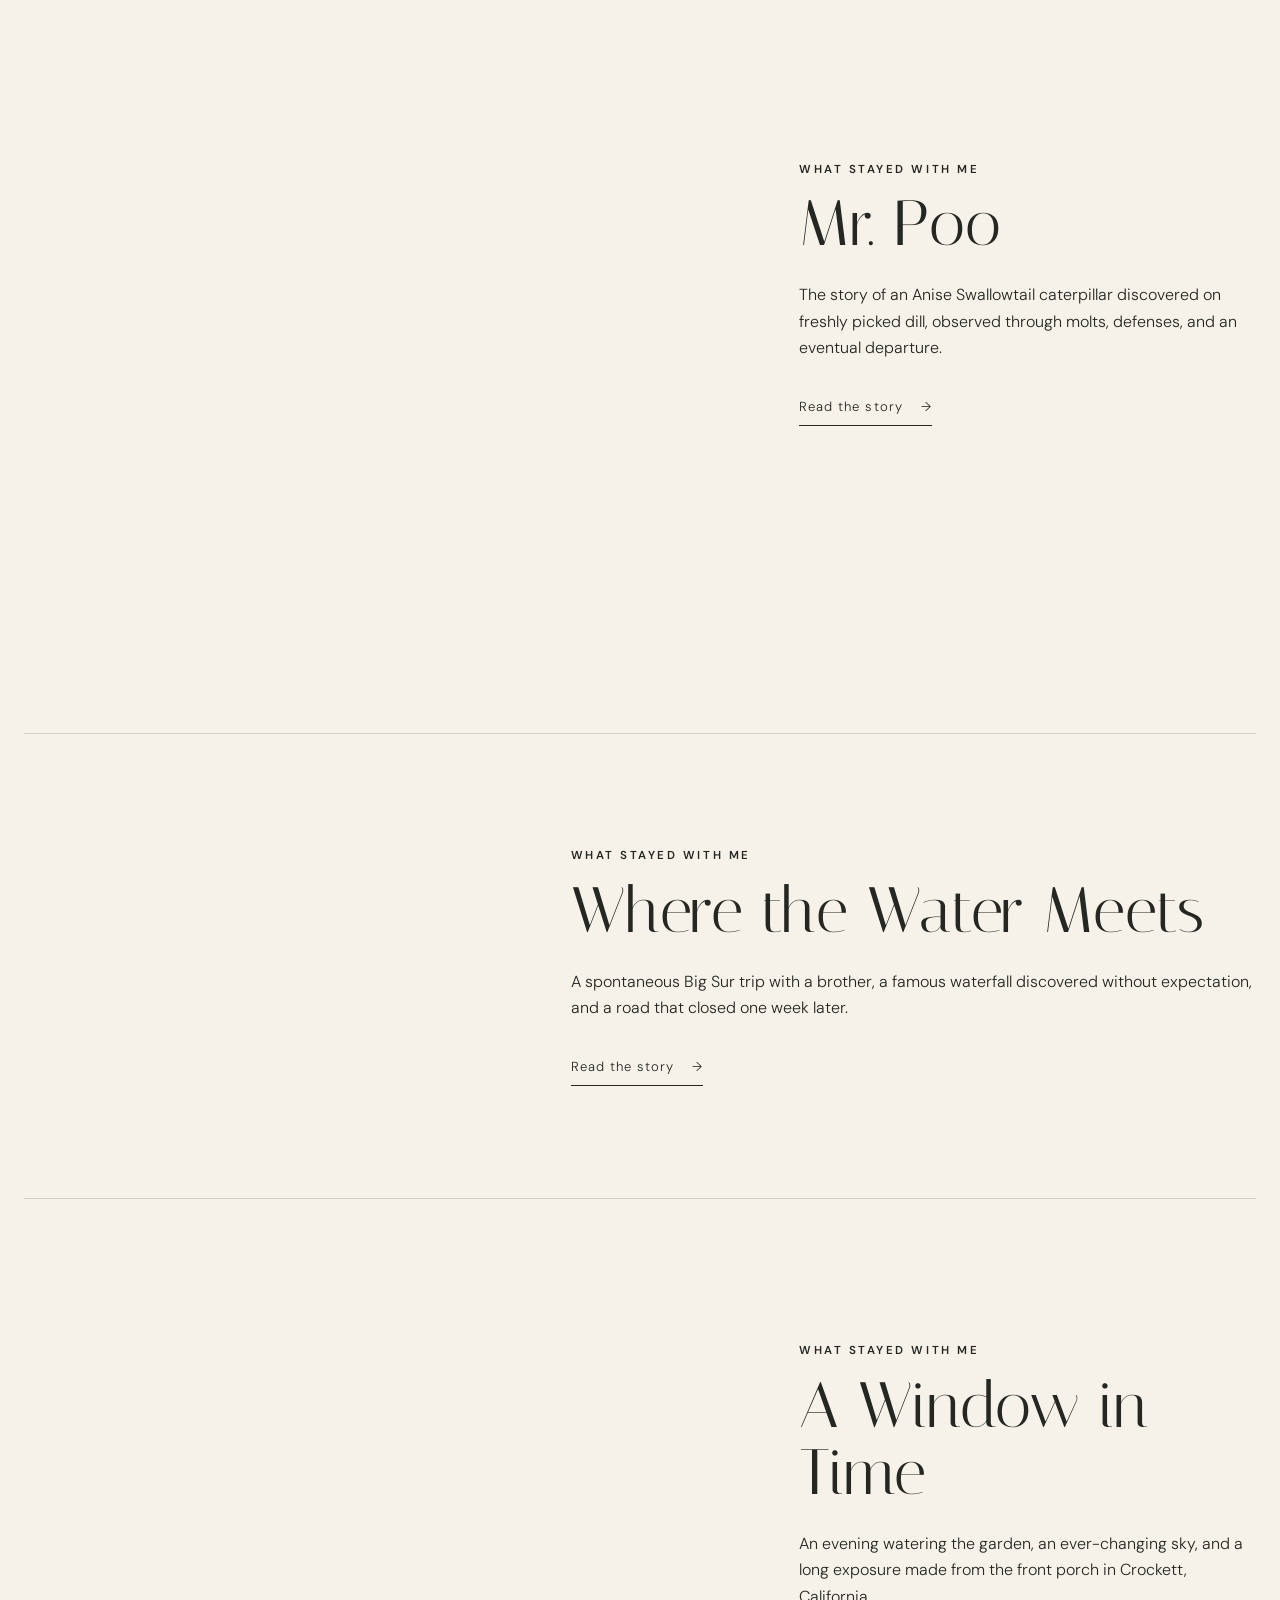
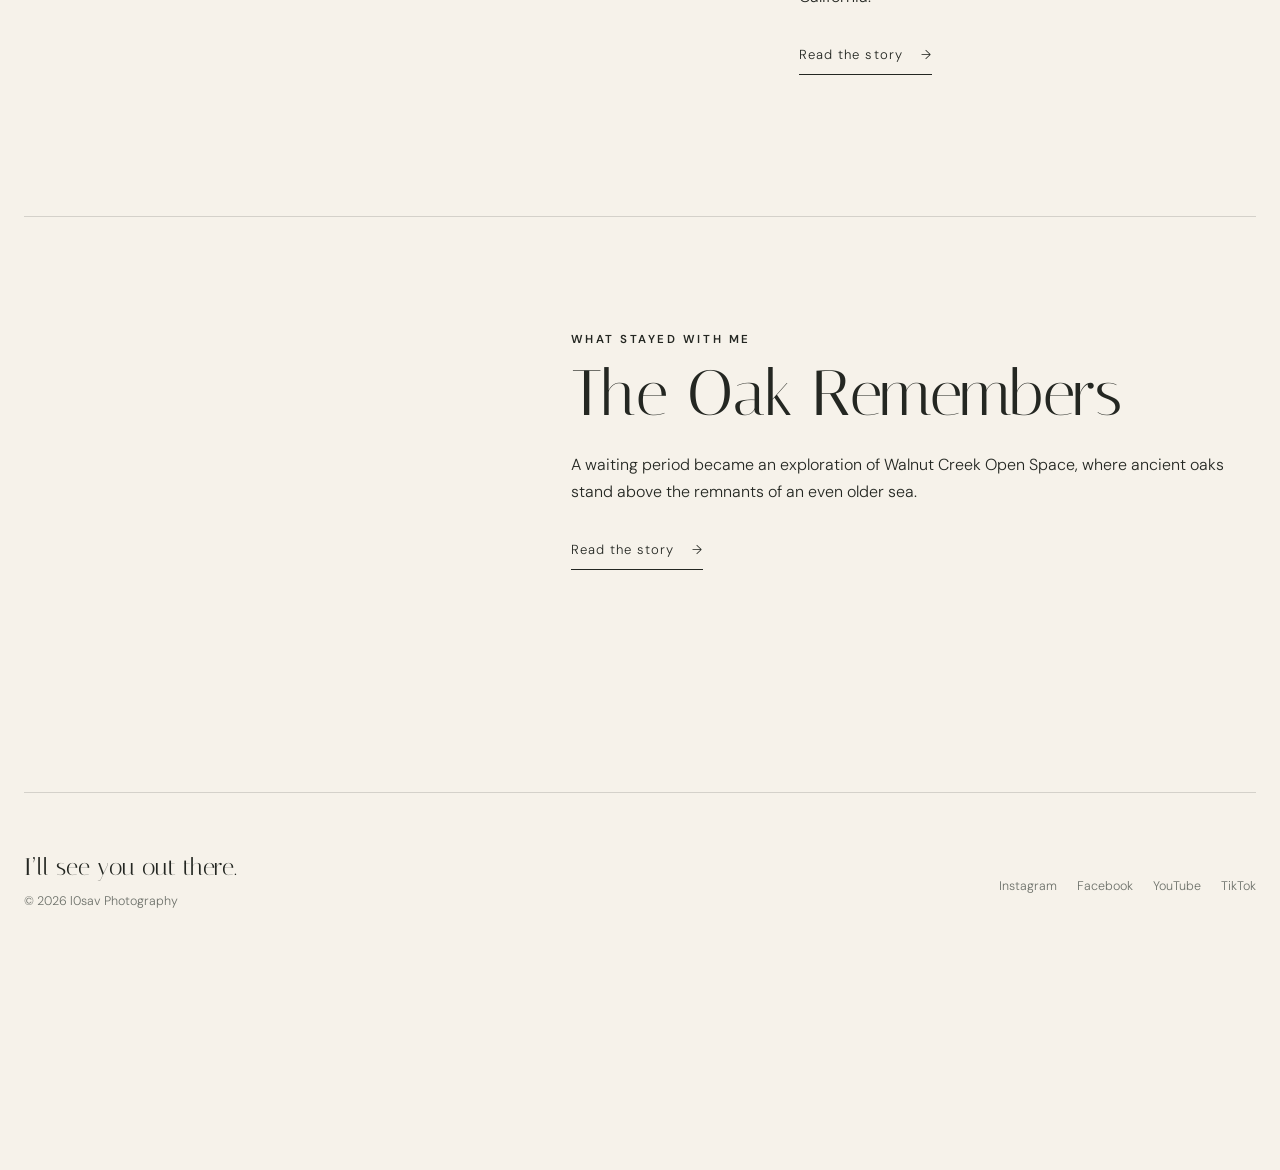
<file: stories.html>
<!doctype html><html lang="en"><head><meta charset="utf-8"><meta name="viewport" content="width=device-width, initial-scale=1"><title>Stories That Stayed | l0sav Photography</title><meta name="description" content="Personal narratives behind photographs—memories of place, people, weather, wildlife, and the moments that stayed."><meta name="theme-color" content="#f5f1e9"><link rel="canonical" href="https://l0sav-photography.pages.dev/stories.html"><meta property="og:title" content="Stories That Stayed | l0sav Photography"><meta property="og:description" content="Personal narratives behind photographs—memories of place, people, weather, wildlife, and the moments that stayed."><meta property="og:type" content="website"><meta property="og:url" content="https://l0sav-photography.pages.dev/stories.html"><meta property="og:image" content="https://l0sav-photography.pages.dev/assets/images/hero-fog-bridge.webp"><meta name="twitter:card" content="summary_large_image"><link rel="preconnect" href="https://fonts.googleapis.com"><link rel="preconnect" href="https://fonts.gstatic.com" crossorigin><link href="https://fonts.googleapis.com/css2?family=DM+Sans:wght@300;400;500;600&family=Italiana&display=swap" rel="stylesheet"><link rel="stylesheet" href="assets/style.css"><script async src="https://www.googletagmanager.com/gtag/js?id=G-Z0NKE904WG"></script><script>window.dataLayer=window.dataLayer||[];function gtag(){dataLayer.push(arguments)}gtag('js',new Date());gtag('config','G-Z0NKE904WG');</script><script defer src="assets/site.js"></script><script type="application/ld+json">{"@context": "https://schema.org", "@type": "CollectionPage", "name": "Stories | l0sav Photography", "description": "Personal narratives behind photographs—memories of place, people, weather, wildlife, and the moments that stayed.", "url": "https://l0sav-photography.pages.dev/stories.html", "hasPart": [{"@type": "Article", "name": "Morning Fog", "url": "https://l0sav-photography.pages.dev/stories/morning-fog.html"}, {"@type": "Article", "name": "The Truck Inn", "url": "https://l0sav-photography.pages.dev/stories/the-truck-inn.html"}, {"@type": "Article", "name": "Mr. Poo", "url": "https://l0sav-photography.pages.dev/stories/mr-poo.html"}, {"@type": "Article", "name": "Where the Water Meets", "url": "https://l0sav-photography.pages.dev/stories/where-the-water-meets.html"}, {"@type": "Article", "name": "A Window in Time", "url": "https://l0sav-photography.pages.dev/stories/a-window-in-time.html"}, {"@type": "Article", "name": "The Oak Remembers", "url": "https://l0sav-photography.pages.dev/stories/the-oak-remembers.html"}]}</script></head><body><a class="skip-link" href="#main-content">Skip to content</a><header class="site-header" data-header>
  <a class="brand" href="index.html" aria-label="l0sav Photography home">
    <span class="brand-mark">l<span class="zero">0</span>sav</span>
    <span class="brand-sub">Photography</span>
  </a>
  <button class="menu-button" data-menu-button aria-label="Open navigation" aria-expanded="false"><span></span><span></span></button>
  <nav class="site-nav" data-menu aria-label="Primary navigation">
    <a href="things.html">Things I Noticed</a><a href="stories.html">Stories</a><a href="manifesto.html">Manifesto</a><a href="prints.html">Bring One Home</a><a href="about.html">About</a><a href="contact.html">Say Hello</a>
  </nav>
</header><main id="main-content"><section class="page-intro section-pad"><p class="eyebrow">What stayed with me</p><h1>Stories</h1><p class="lead">Some photographs continue speaking after I return home. These are the memories, encounters, and quiet changes in perspective that stayed.</p></section><section class="stories section-pad"><article class="story reveal"><a class="story-image-link" href="stories/morning-fog.html"><img loading="lazy" decoding="async" src="assets/images/hero-fog-bridge.webp" alt="The Carquinez Bridge glowing through dense morning fog and warm early light"></a><div><p class="eyebrow">What Stayed With Me</p><h2><a href="stories/morning-fog.html">Morning Fog</a></h2><p>A familiar morning, reclaimed time, and an unusual glow over the Carquinez Bridge viewed from a front porch in Crockett, California.</p><a class="text-link" href="stories/morning-fog.html">Read the story <span>→</span></a></div></article><article class="story reveal"><a class="story-image-link" href="stories/the-truck-inn.html"><img loading="lazy" decoding="async" src="assets/images/truck-inn.webp" alt="A full-sized semi-truck mounted high above a roadside inn sign in Nevada"></a><div><p class="eyebrow">What Stayed With Me</p><h2><a href="stories/the-truck-inn.html">The Truck Inn</a></h2><p>A first road trip across Nevada, a changing first impression, and a roadside semi-truck impossible to overlook.</p><a class="text-link" href="stories/the-truck-inn.html">Read the story <span>→</span></a></div></article><article class="story reveal"><a class="story-image-link" href="stories/mr-poo.html"><img loading="lazy" decoding="async" src="assets/images/mr-poo.webp" alt="An Anise Swallowtail caterpillar resting on fresh dill"></a><div><p class="eyebrow">What Stayed With Me</p><h2><a href="stories/mr-poo.html">Mr. Poo</a></h2><p>The story of an Anise Swallowtail caterpillar discovered on freshly picked dill, observed through molts, defenses, and an eventual departure.</p><a class="text-link" href="stories/mr-poo.html">Read the story <span>→</span></a></div></article><article class="story reveal"><a class="story-image-link" href="stories/where-the-water-meets.html"><img loading="lazy" decoding="async" src="assets/images/coastal-waterfall.webp" alt="McWay Falls descending from a Big Sur cliff toward the Pacific Ocean"></a><div><p class="eyebrow">What Stayed With Me</p><h2><a href="stories/where-the-water-meets.html">Where the Water Meets</a></h2><p>A spontaneous Big Sur trip with a brother, a famous waterfall discovered without expectation, and a road that closed one week later.</p><a class="text-link" href="stories/where-the-water-meets.html">Read the story <span>→</span></a></div></article><article class="story reveal"><a class="story-image-link" href="stories/a-window-in-time.html"><img loading="lazy" decoding="async" src="assets/images/night-bridge.webp" alt="Long-exposure traffic light trails crossing the Carquinez Bridge beneath a purple evening sky"></a><div><p class="eyebrow">What Stayed With Me</p><h2><a href="stories/a-window-in-time.html">A Window in Time</a></h2><p>An evening watering the garden, an ever-changing sky, and a long exposure made from the front porch in Crockett, California.</p><a class="text-link" href="stories/a-window-in-time.html">Read the story <span>→</span></a></div></article><article class="story reveal"><a class="story-image-link" href="stories/the-oak-remembers.html"><img loading="lazy" decoding="async" src="assets/images/oak-path.webp" alt="A trail passing beneath mature California oak trees in Walnut Creek Open Space"></a><div><p class="eyebrow">What Stayed With Me</p><h2><a href="stories/the-oak-remembers.html">The Oak Remembers</a></h2><p>A waiting period became an exploration of Walnut Creek Open Space, where ancient oaks stand above the remnants of an even older sea.</p><a class="text-link" href="stories/the-oak-remembers.html">Read the story <span>→</span></a></div></article></section></main><footer class="site-footer"><div><p class="footer-signoff">I’ll see you out there.</p><p>© 2026 l0sav Photography</p></div><div class="socials" aria-label="Social media"><a href="https://www.instagram.com/l0sav" target="_blank" rel="noopener">Instagram</a><a href="https://www.facebook.com/profile.php?id=100092620043618" target="_blank" rel="noopener">Facebook</a><a href="https://www.youtube.com/@l0sav" target="_blank" rel="noopener">YouTube</a><a href="https://www.tiktok.com/@l0_sav" target="_blank" rel="noopener">TikTok</a></div></footer></body></html>
</file>
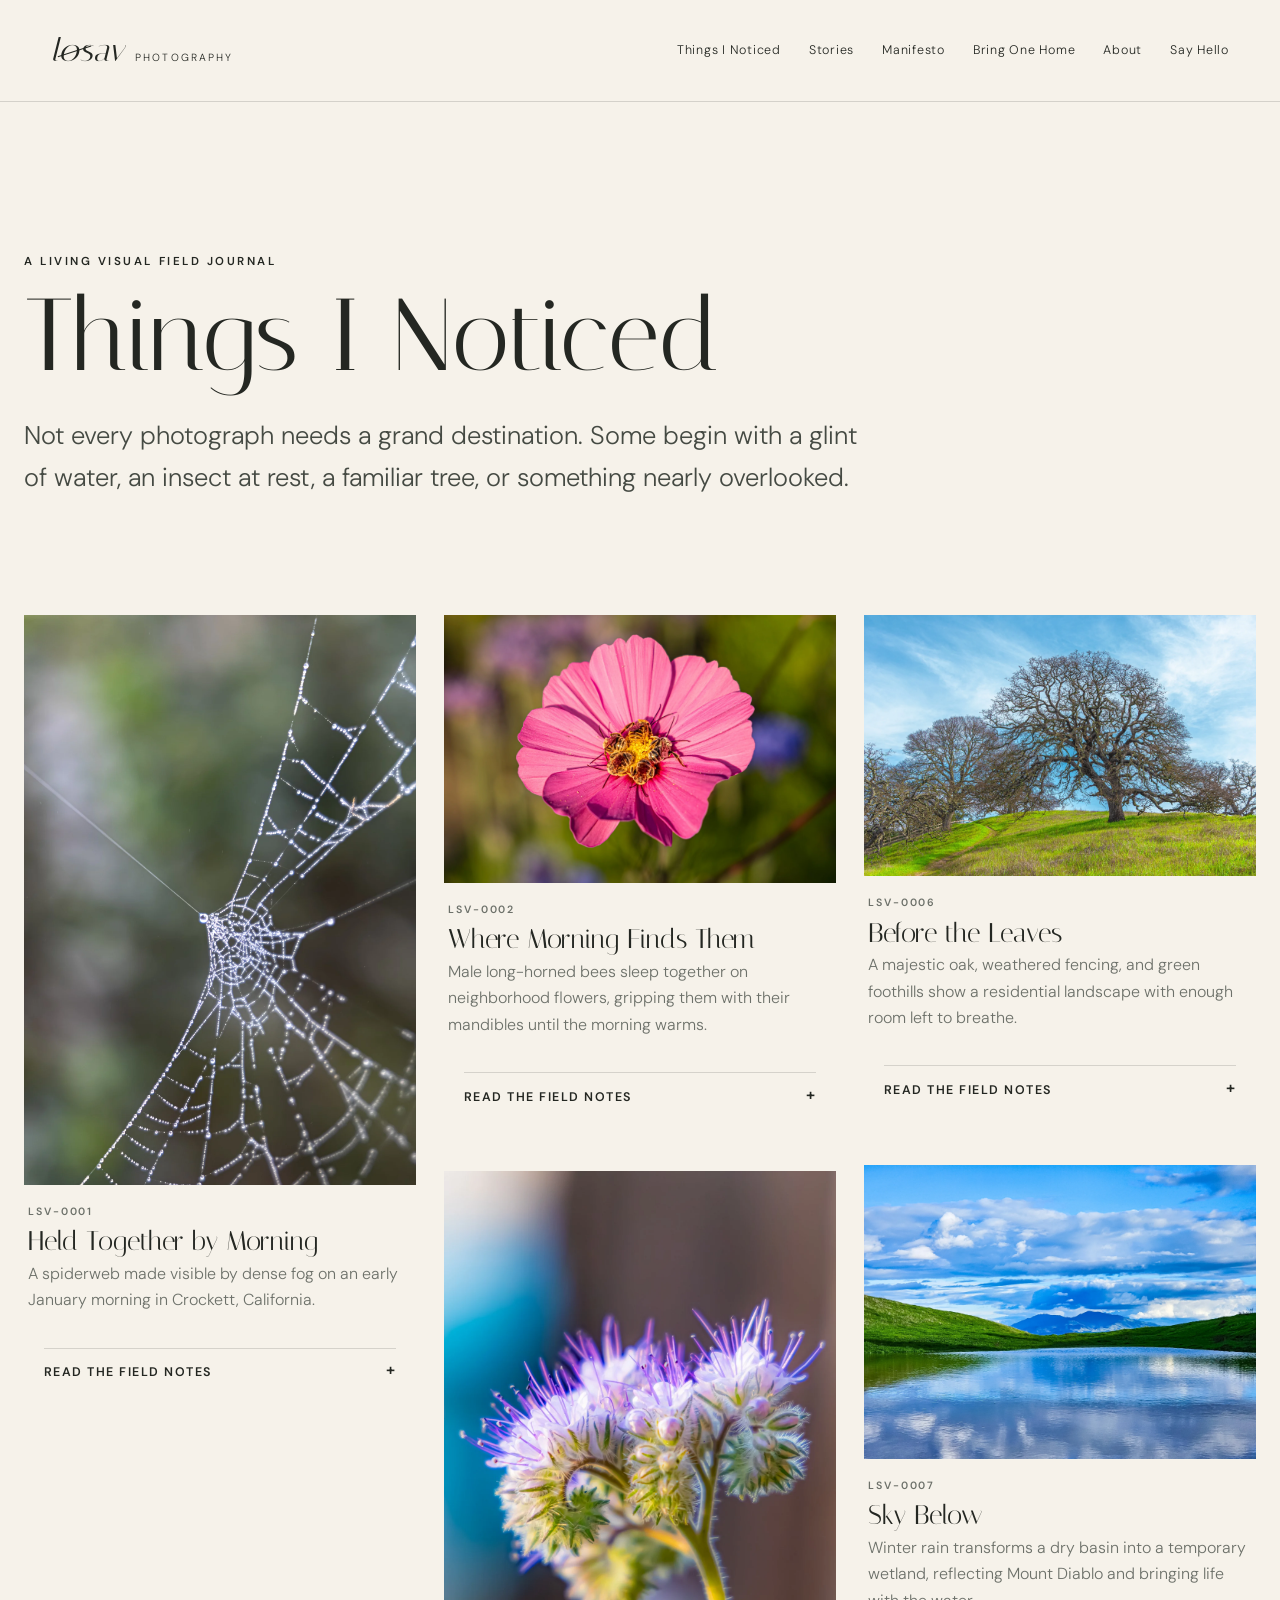
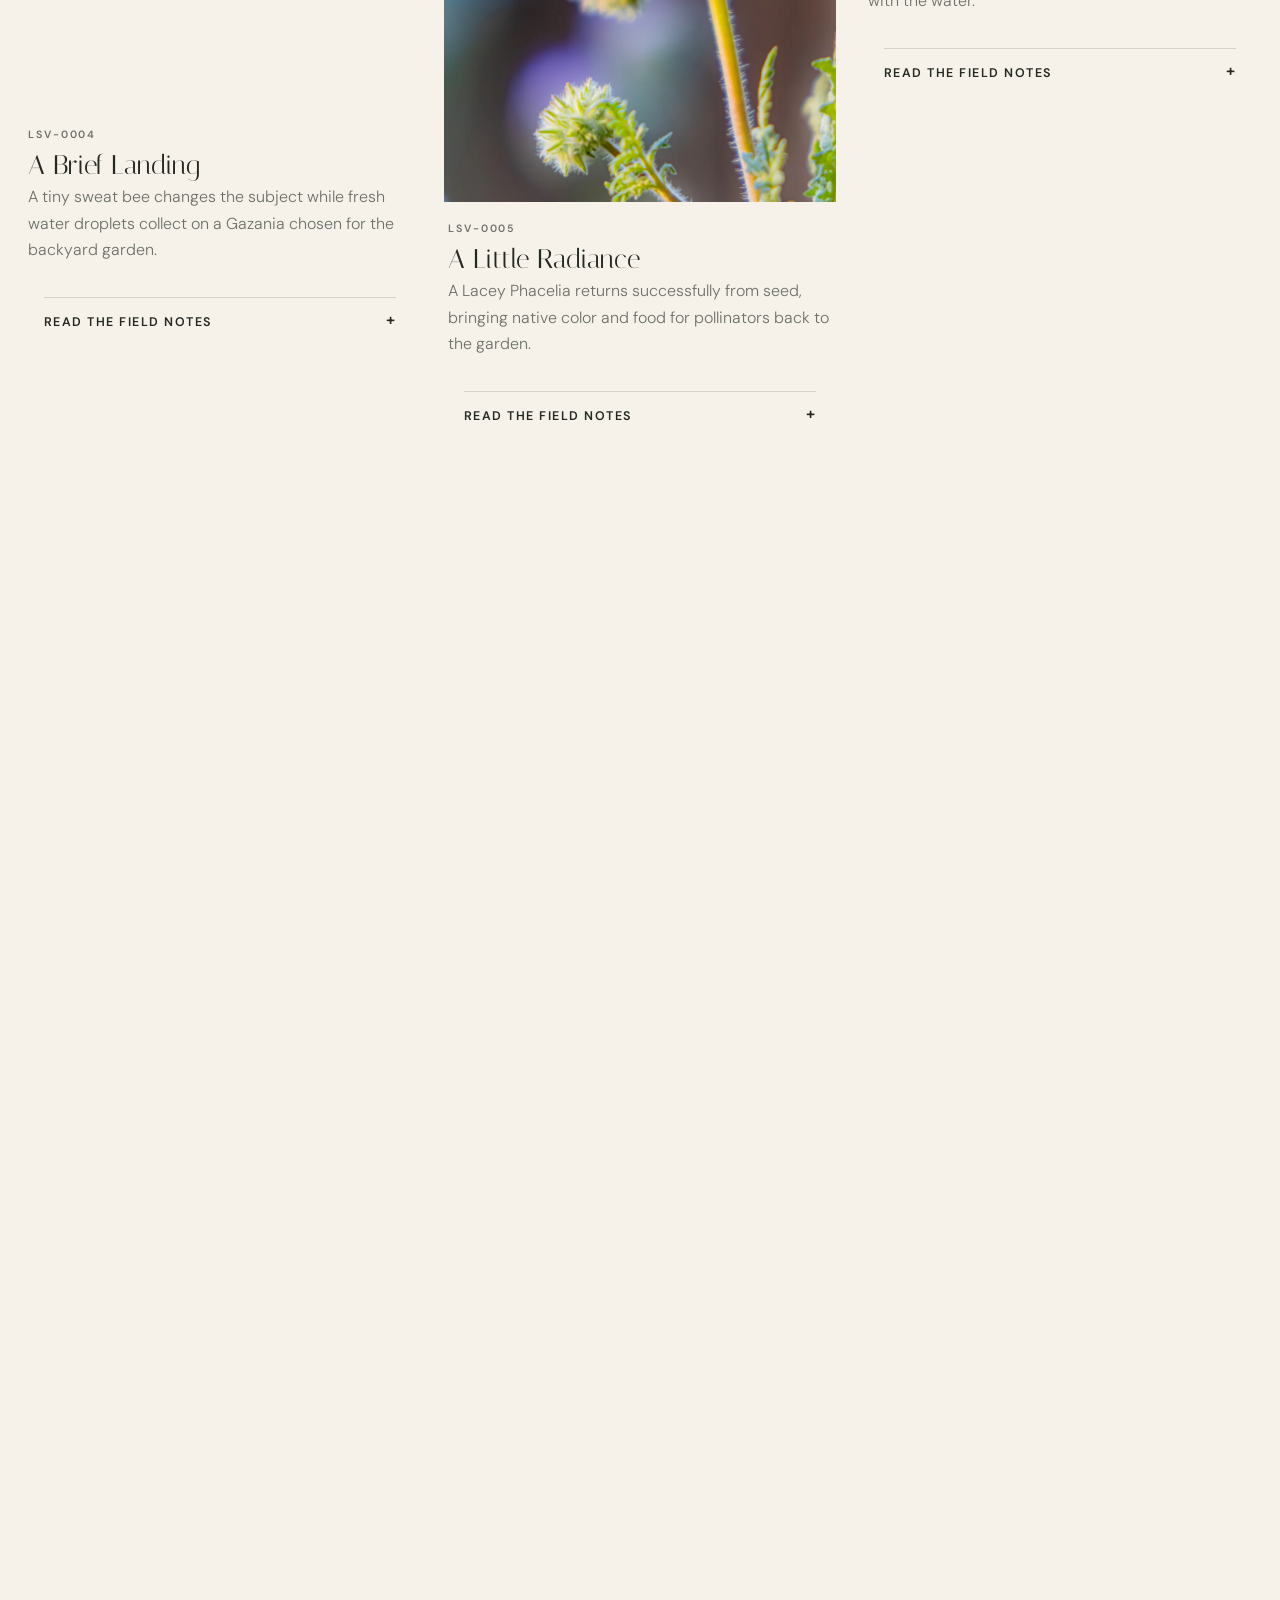
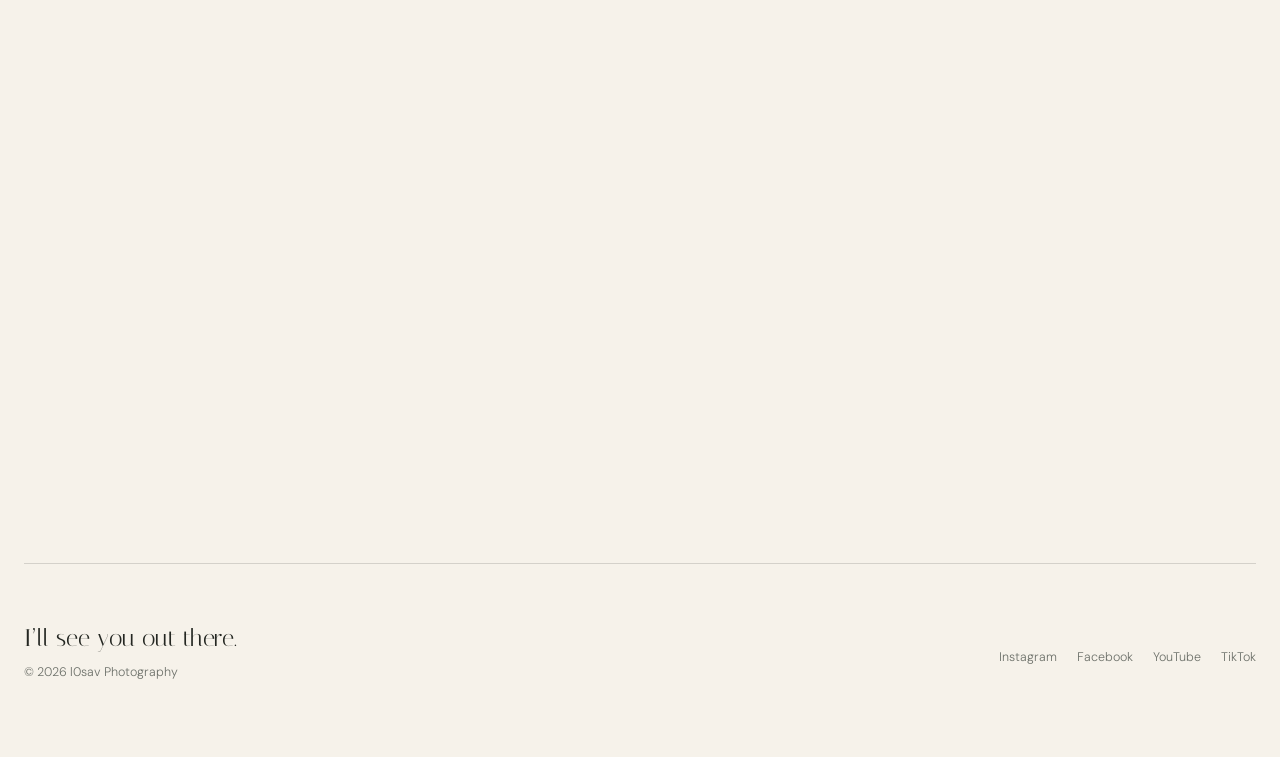
<file: things.html>
<!DOCTYPE html>
<html lang="en"><head><meta charset="utf-8"/><meta content="width=device-width, initial-scale=1" name="viewport"/><title>Things I Noticed | A Living Field Archive</title><meta content="A living visual field journal of wildlife, plants, weather, landscapes, and quiet observations." name="description"/><meta content="#f5f1e9" name="theme-color"/><link href="https://l0sav-photography.pages.dev/things.html" rel="canonical"/><meta content="Things I Noticed | l0sav Photography" property="og:title"/><meta content="A living visual field journal of wildlife, plants, weather, landscapes, and quiet observations." property="og:description"/><meta content="website" property="og:type"/><meta content="https://l0sav-photography.pages.dev/things.html" property="og:url"/><meta content="https://l0sav-photography.pages.dev/assets/images/dew-web.webp" property="og:image"/><meta content="summary_large_image" name="twitter:card"/><link href="https://fonts.googleapis.com" rel="preconnect"/><link crossorigin="" href="https://fonts.gstatic.com" rel="preconnect"/><link href="https://fonts.googleapis.com/css2?family=DM+Sans:wght@300;400;500;600&amp;family=Italiana&amp;display=swap" rel="stylesheet"/><link href="assets/style.css" rel="stylesheet"/><script async="" src="https://www.googletagmanager.com/gtag/js?id=G-Z0NKE904WG"></script><script>window.dataLayer=window.dataLayer||[];function gtag(){dataLayer.push(arguments)}gtag('js',new Date());gtag('config','G-Z0NKE904WG');</script><script defer="" src="assets/site.js"></script><script type="application/ld+json">{"@context": "https://schema.org", "@type": "CollectionPage", "name": "Things I Noticed", "description": "A living visual field journal of wildlife, plants, weather, landscapes, and quiet observations.", "url": "https://l0sav-photography.pages.dev/things.html", "hasPart": [{"@type": "ImageObject", "identifier": "LSV-0001", "name": "Held Together by Morning", "contentUrl": "https://l0sav-photography.pages.dev/assets/images/dew-web.webp", "description": "A spiderweb made visible by dense fog on an early January morning in Crockett, California.", "creator": {"@type": "Person", "name": "Lauren “Lo” Savignano"}}, {"@type": "ImageObject", "identifier": "LSV-0004", "name": "A Brief Landing", "contentUrl": "https://l0sav-photography.pages.dev/assets/images/small-flower-bee.webp", "description": "A tiny sweat bee changes the subject while fresh water droplets collect on a Gazania chosen for the backyard garden.", "creator": {"@type": "Person", "name": "Lauren “Lo” Savignano"}}, {"@type": "ImageObject", "identifier": "LSV-0008", "name": "The Unexpected Guest", "contentUrl": "https://l0sav-photography.pages.dev/assets/images/mr-poo.webp", "description": "An Anise Swallowtail caterpillar arrives on freshly picked dill and becomes the windowsill resident known as Mr. Poo.", "creator": {"@type": "Person", "name": "Lauren “Lo” Savignano"}}, {"@type": "ImageObject", "identifier": "LSV-0012", "name": "Held at the Edge", "contentUrl": "https://l0sav-photography.pages.dev/assets/images/dew-grass.webp", "description": "Late-winter fog leaves nearly every blade of grass holding a reflective world along a familiar Port Costa trail.", "creator": {"@type": "Person", "name": "Lauren “Lo” Savignano"}}, {"@type": "ImageObject", "identifier": "LSV-0002", "name": "Where Morning Finds Them", "contentUrl": "https://l0sav-photography.pages.dev/assets/images/cosmos-gathering.webp", "description": "Male long-horned bees sleep together on neighborhood flowers, gripping them with their mandibles until the morning warms.", "creator": {"@type": "Person", "name": "Lauren “Lo” Savignano"}}, {"@type": "ImageObject", "identifier": "LSV-0005", "name": "A Little Radiance", "contentUrl": "https://l0sav-photography.pages.dev/assets/images/inspirational-flower.webp", "description": "A Lacey Phacelia returns successfully from seed, bringing native color and food for pollinators back to the garden.", "creator": {"@type": "Person", "name": "Lauren “Lo” Savignano"}}, {"@type": "ImageObject", "identifier": "LSV-0009", "name": "Quiet Shelves", "contentUrl": "https://l0sav-photography.pages.dev/assets/images/fungi-trunk.webp", "description": "Shelf fungi appear on an oak beside a newly explored trail in the Mount Diablo foothills.", "creator": {"@type": "Person", "name": "Lauren “Lo” Savignano"}}, {"@type": "ImageObject", "identifier": "LSV-0003", "name": "Between Wings", "contentUrl": "https://l0sav-photography.pages.dev/assets/images/butterfly-zinnia.webp", "description": "A butterfly becomes visible evidence of the careful planting and stewardship practiced in the Port Costa Community Garden.", "creator": {"@type": "Person", "name": "Lauren “Lo” Savignano"}}, {"@type": "ImageObject", "identifier": "LSV-0006", "name": "Before the Leaves", "contentUrl": "https://l0sav-photography.pages.dev/assets/images/oak-hillside-spring.webp", "description": "A majestic oak, weathered fencing, and green foothills show a residential landscape with enough room left to breathe.", "creator": {"@type": "Person", "name": "Lauren “Lo” Savignano"}}, {"@type": "ImageObject", "identifier": "LSV-0007", "name": "Sky Below", "contentUrl": "https://l0sav-photography.pages.dev/assets/images/pond-reflection.webp", "description": "Winter rain transforms a dry basin into a temporary wetland, reflecting Mount Diablo and bringing life with the water.", "creator": {"@type": "Person", "name": "Lauren “Lo” Savignano"}}, {"@type": "ImageObject", "identifier": "LSV-0010", "name": "Two Ways to Wait", "contentUrl": "https://l0sav-photography.pages.dev/assets/images/sail-and-fisher.webp", "description": "A young boy confidently crosses tide-worn rocks while the Monterey coast remains lively with waves, gulls, and distant voices.", "creator": {"@type": "Person", "name": "Lauren “Lo” Savignano"}}, {"@type": "ImageObject", "identifier": "LSV-0011", "name": "Care for Nature", "contentUrl": "https://l0sav-photography.pages.dev/assets/images/forest-sign.webp", "description": "A simple sign discovered beneath the forests of Big Sur expresses the value at the center of the collection.", "creator": {"@type": "Person", "name": "Lauren “Lo” Savignano"}}]}</script></head><body><a class="skip-link" href="#main-content">Skip to content</a><header class="site-header" data-header="">
<a aria-label="l0sav Photography home" class="brand" href="index.html">
<span class="brand-mark">l<span class="zero">0</span>sav</span>
<span class="brand-sub">Photography</span>
</a>
<button aria-expanded="false" aria-label="Open navigation" class="menu-button" data-menu-button=""><span></span><span></span></button>
<nav aria-label="Primary navigation" class="site-nav" data-menu="">
<a href="things.html">Things I Noticed</a><a href="stories.html">Stories</a><a href="manifesto.html">Manifesto</a><a href="prints.html">Bring One Home</a><a href="about.html">About</a><a href="contact.html">Say Hello</a>
</nav>
</header><main id="main-content"><section class="page-intro section-pad"><p class="eyebrow">A living visual field journal</p><h1>Things I Noticed</h1><p class="lead">Not every photograph needs a grand destination. Some begin with a glint of water, an insect at rest, a familiar tree, or something nearly overlooked.</p></section><section class="gallery section-pad"><figure class="gallery-item reveal" data-lightbox="" tabindex="0"><img alt="Dew-covered spiderweb glowing in soft foggy morning light" decoding="async" loading="lazy" src="assets/images/dew-web.webp"/><figcaption><p class="accession">LSV-0001</p><h3>Held Together by Morning</h3><p>A spiderweb made visible by dense fog on an early January morning in Crockett, California.</p></figcaption><details class="field-notes"><summary>Read the Field Notes</summary><p class="field-note-meta">Crockett, California · January 2026</p><div class="field-note-body"><p>The morning did not begin with rain. It began with fog.</p><p>On winter mornings in Crockett, moisture can arrive quietly through the marine air. Tiny droplets settle across grasses, leaves, fences—and, on this morning, a spiderweb.</p><p>I almost walked past it. The web had likely been there all along, nearly invisible until the fog gathered along every strand. The morning had not created something new; it had simply revealed what was already there.</p><blockquote class="closing-observation">What quiet things become visible when we slow down long enough to notice them?</blockquote></div></details></figure><figure class="gallery-item reveal" data-lightbox="" tabindex="0"><img alt="Small sweat bee resting on a water-dappled Gazania flower" decoding="async" loading="lazy" src="assets/images/small-flower-bee.webp"/><figcaption><p class="accession">LSV-0004</p><h3>A Brief Landing</h3><p>A tiny sweat bee changes the subject while fresh water droplets collect on a Gazania chosen for the backyard garden.</p></figcaption><details class="field-notes"><summary>Read the Field Notes</summary><p class="field-note-meta">Backyard garden · Crockett, California · Summer 2026</p><div class="field-note-body"><p>I stepped into the garden with a different photograph in mind.</p><p>After watering, droplets clung to the petals of a Gazania my partner had chosen to bring color to our backyard. I was studying the water when a much smaller subject appeared: a tiny bee, likely a sweat bee, moving among the petals.</p><p>The flower was there because someone had imagined a brighter garden. The water was there because the garden had been tended. The bee arrived because those choices had created something worth visiting. Sometimes the photograph we planned is only the beginning.</p><blockquote class="closing-observation">What moments appear only after we let go of the photograph we expected to make?</blockquote></div></details></figure><figure class="gallery-item reveal" data-lightbox="" tabindex="0"><img alt="Anise Swallowtail caterpillar resting on dill" decoding="async" loading="lazy" src="assets/images/mr-poo.webp"/><figcaption><p class="accession">LSV-0008</p><h3>The Unexpected Guest</h3><p>An Anise Swallowtail caterpillar arrives on freshly picked dill and becomes the windowsill resident known as Mr. Poo.</p></figcaption><details class="field-notes"><summary>Read the Field Notes</summary><p class="field-note-meta">Backyard windowsill · Crockett, California · Summer 2026</p><div class="field-note-body"><p>I found him by accident, hidden among freshly picked dill.</p><p>At first, I could not identify the small, dark caterpillar. I kept returning to the windowsill, replacing dill and watching him change. After another molt, his green bands and markings became more familiar, but it was his dramatic defensive response—a bright orange fork-like organ and an unusual odor—that finally helped us identify him as an Anise Swallowtail caterpillar.</p><p>By then, identification was only part of the story. He had become Mr. Poo: an unexpected resident, a daily routine, and a small life unfolding alongside our own.</p><blockquote class="closing-observation">How many meaningful encounters begin by accident?</blockquote></div></details></figure><figure class="gallery-item reveal" data-lightbox="" tabindex="0"><img alt="Round dew droplets balanced along narrow green grass blades" decoding="async" loading="lazy" src="assets/images/dew-grass.webp"/><figcaption><p class="accession">LSV-0012</p><h3>Held at the Edge</h3><p>Late-winter fog leaves nearly every blade of grass holding a reflective world along a familiar Port Costa trail.</p></figcaption><details class="field-notes"><summary>Read the Field Notes</summary><p class="field-note-meta">Port Costa, California · Late winter 2026</p><div class="field-note-body"><p>Some mornings ask you to slow down before you have taken more than a few steps.</p><p>This is one of my most familiar trails, yet familiarity has never made it ordinary. Dense overnight moisture had left nearly every blade of grass carrying a droplet, and I found myself stopping again and again.</p><p>Each droplet caught a different fragment of the morning. Some reflected the hills; others seemed to hold the sky. The trail had not changed. My attention had.</p><blockquote class="closing-observation">How many worlds exist around us that only become visible when we choose to look closer?</blockquote></div></details></figure><figure class="gallery-item reveal" data-lightbox="" tabindex="0"><img alt="A gathering of sleeping long-horned bees attached to flowers" decoding="async" loading="lazy" src="assets/images/cosmos-gathering.webp"/><figcaption><p class="accession">LSV-0002</p><h3>Where Morning Finds Them</h3><p>Male long-horned bees sleep together on neighborhood flowers, gripping them with their mandibles until the morning warms.</p></figcaption><details class="field-notes"><summary>Read the Field Notes</summary><p class="field-note-meta">Crockett, California · Summer 2026</p><div class="field-note-body"><p>This observation began with someone else’s curiosity.</p><p>While walking our dog one cool morning, my partner noticed several bees hanging motionless from flowers in a neighbor’s raised garden bed. They gripped the blossoms with their mandibles and remained still while they waited for the day to warm.</p><p>Our research suggested they were male long-horned bees, which often sleep away from nesting sites. What fascinated us most was their rhythm: they returned to the same flowers in the evening and could be found together again the next morning. Some things become visible because we return.</p><blockquote class="closing-observation">How many familiar places become extraordinary once we learn when to visit them?</blockquote></div></details></figure><figure class="gallery-item reveal" data-lightbox="" tabindex="0"><img alt="Lacey Phacelia flower glowing in soft natural light" decoding="async" loading="lazy" src="assets/images/inspirational-flower.webp"/><figcaption><p class="accession">LSV-0005</p><h3>A Little Radiance</h3><p>A Lacey Phacelia returns successfully from seed, bringing native color and food for pollinators back to the garden.</p></figcaption><details class="field-notes"><summary>Read the Field Notes</summary><p class="field-note-meta">Backyard garden · Crockett, California · 2026</p><div class="field-note-body"><p>Some discoveries do not arrive because we planted them. They simply appear.</p><p>The first time I noticed this Lacey Phacelia in our garden, I was immediately enamored. Learning that it was a California native made the discovery even more meaningful, especially as my partner’s background in Plant Science has deepened our shared curiosity about native wildflowers and the lives they support.</p><p>When the flowers faded, I allowed the plant to finish its work and set seed. This photograph is of its return the following year—a small success, welcomed by us and by the pollinators that continue to visit it.</p><blockquote class="closing-observation">What quiet gifts might return if we simply allow nature to finish its work?</blockquote></div></details></figure><figure class="gallery-item reveal" data-lightbox="" tabindex="0"><img alt="Layered shelf fungi growing from the trunk of an oak tree" decoding="async" loading="lazy" src="assets/images/fungi-trunk.webp"/><figcaption><p class="accession">LSV-0009</p><h3>Quiet Shelves</h3><p>Shelf fungi appear on an oak beside a newly explored trail in the Mount Diablo foothills.</p></figcaption><details class="field-notes"><summary>Read the Field Notes</summary><p class="field-note-meta">Mount Diablo foothills · Contra Costa County · Spring 2026</p><div class="field-note-body"><p>There is a particular excitement in choosing a trail you have never walked before.</p><p>Along this unfamiliar route through the Mount Diablo foothills, I found an oak supporting layered shelf fungi unlike any I had encountered in my local explorations. My confidence with mushroom identification is limited, but that uncertainty became part of the discovery rather than a reason to dismiss it.</p><p>I did not need an exact name before I could stop, look closely, and recognize that the unfamiliar path had already offered something new.</p><blockquote class="closing-observation">What might we discover if we chose the unfamiliar path a little more often?</blockquote></div></details></figure><figure class="gallery-item reveal" data-lightbox="" tabindex="0"><img alt="Butterfly visiting colorful flowers in the Port Costa Community Garden" decoding="async" loading="lazy" src="assets/images/butterfly-zinnia.webp"/><figcaption><p class="accession">LSV-0003</p><h3>Between Wings</h3><p>A butterfly becomes visible evidence of the careful planting and stewardship practiced in the Port Costa Community Garden.</p></figcaption><details class="field-notes"><summary>Read the Field Notes</summary><p class="field-note-meta">Port Costa Community Garden · Port Costa, California · 2026</p><div class="field-note-body"><p>The Port Costa Community Garden continues to surprise me each year.</p><p>Its plants have been selected and tended with care, creating a place where butterflies, bees, and other visitors return through the seasons. This butterfly was only one visible part of a much larger relationship.</p><p>Someone prepared the soil. Someone chose the plants. Roots deepened, flowers opened, and a butterfly arrived where years of stewardship had invited it to be. A healthy landscape often announces itself through the lives it supports.</p><blockquote class="closing-observation">What quiet acts of care continue shaping the world long after they are finished?</blockquote></div></details></figure><figure class="gallery-item reveal" data-lightbox="" tabindex="0"><img alt="Mature California oak standing beside weathered fencing on green foothills" decoding="async" loading="lazy" src="assets/images/oak-hillside-spring.webp"/><figcaption><p class="accession">LSV-0006</p><h3>Before the Leaves</h3><p>A majestic oak, weathered fencing, and green foothills show a residential landscape with enough room left to breathe.</p></figcaption><details class="field-notes"><summary>Read the Field Notes</summary><p class="field-note-meta">Mount Diablo foothills · Contra Costa County · Spring 2026</p><div class="field-note-body"><p>For a brief time in spring, an oak reveals the full architecture of its branches before the canopy returns.</p><p>I found this tree along a residential trail near Mount Diablo. Weathered wooden fences traced the hills, and scattered signs of human life remained present without crowding the landscape. There was room for the foothills to breathe.</p><p>What stayed with me was not the absence of people, but the possibility of coexistence: homes, fences, grasses, wildlife, and old trees sharing a landscape without one completely erasing the others.</p><blockquote class="closing-observation">How much room does a landscape need before it remembers how to breathe?</blockquote></div></details></figure><figure class="gallery-item reveal" data-lightbox="" tabindex="0"><img alt="Mount Diablo and clouds reflected in a seasonal wetland" decoding="async" loading="lazy" src="assets/images/pond-reflection.webp"/><figcaption><p class="accession">LSV-0007</p><h3>Sky Below</h3><p>Winter rain transforms a dry basin into a temporary wetland, reflecting Mount Diablo and bringing life with the water.</p></figcaption><details class="field-notes"><summary>Read the Field Notes</summary><p class="field-note-meta">Contra Costa County Regional Park · Winter 2026</p><div class="field-note-body"><p>There are places that only seem to exist for part of the year.</p><p>In summer, this basin is dry and barren. After heavy winter rain, water gathers across the flats and Mount Diablo appears again beneath the horizon. The temporary wetland brings far more than a reflection: grasses revive, frogs emerge, ducks arrive, and cattle make use of the renewed landscape.</p><p>Life follows the water. One season does not replace another; it reveals a different chapter of the same place.</p><blockquote class="closing-observation">How many places have we mistaken for empty simply because we have known them in only one season?</blockquote></div></details></figure><figure class="gallery-item reveal" data-lightbox="" tabindex="0"><img alt="Young boy standing confidently on rugged rocks along the Monterey coast" decoding="async" loading="lazy" src="assets/images/sail-and-fisher.webp"/><figcaption><p class="accession">LSV-0010</p><h3>Two Ways to Wait</h3><p>A young boy confidently crosses tide-worn rocks while the Monterey coast remains lively with waves, gulls, and distant voices.</p></figcaption><details class="field-notes"><summary>Read the Field Notes</summary><p class="field-note-meta">Monterey coast · California</p><div class="field-note-body"><p>The beach was not quiet.</p><p>Waves met the rocks, gulls called in the distance, and conversations and children’s laughter carried across the shore. Among it all, a young boy moved confidently over the sea-drenched rocks, sure of his footing where the terrain looked rugged and uncertain.</p><p>I found myself listening as much as looking. Peace did not require the world to become silent. It came from being fully present within everything already happening.</p><blockquote class="closing-observation">How often do we mistake quiet for peace, when peace may simply be presence?</blockquote></div></details></figure><figure class="gallery-item reveal" data-lightbox="" tabindex="0"><img alt="Forest trail sign reading Care for Nature in Big Sur" decoding="async" loading="lazy" src="assets/images/forest-sign.webp"/><figcaption><p class="accession">LSV-0011</p><h3>Care for Nature</h3><p>A simple sign discovered beneath the forests of Big Sur expresses the value at the center of the collection.</p></figcaption><details class="field-notes"><summary>Read the Field Notes</summary><p class="field-note-meta">Big Sur, California</p><div class="field-note-body"><p>Big Sur is often remembered for its coastline, but many of its quieter worlds wait beneath the trees.</p><p>Along a forest trail, I encountered a simple sign: “Care for Nature.” I did not make it, yet its words aligned completely with values I had carried for years. It did not ask visitors merely to admire or photograph the landscape. It asked them to care.</p><p>Sometimes the most significant discovery on a journey is not a view. It is a sentence that recognizes something already living within us.</p><blockquote class="closing-observation">What if caring for nature begins long before we decide to photograph it?</blockquote></div></details></figure></section></main><footer class="site-footer"><div><p class="footer-signoff">I’ll see you out there.</p><p>© 2026 l0sav Photography</p></div><div aria-label="Social media" class="socials"><a href="https://www.instagram.com/l0sav" rel="noopener" target="_blank">Instagram</a><a href="https://www.facebook.com/profile.php?id=100092620043618" rel="noopener" target="_blank">Facebook</a><a href="https://www.youtube.com/@l0sav" rel="noopener" target="_blank">YouTube</a><a href="https://www.tiktok.com/@l0_sav" rel="noopener" target="_blank">TikTok</a></div></footer><div aria-hidden="true" aria-label="Expanded photograph" aria-modal="true" class="lightbox" data-lightbox-modal="" role="dialog"><button aria-label="Close image" data-lightbox-close="">×</button><img alt="" decoding="async" loading="lazy"/><div class="lightbox-caption"></div></div></body></html>
</file>
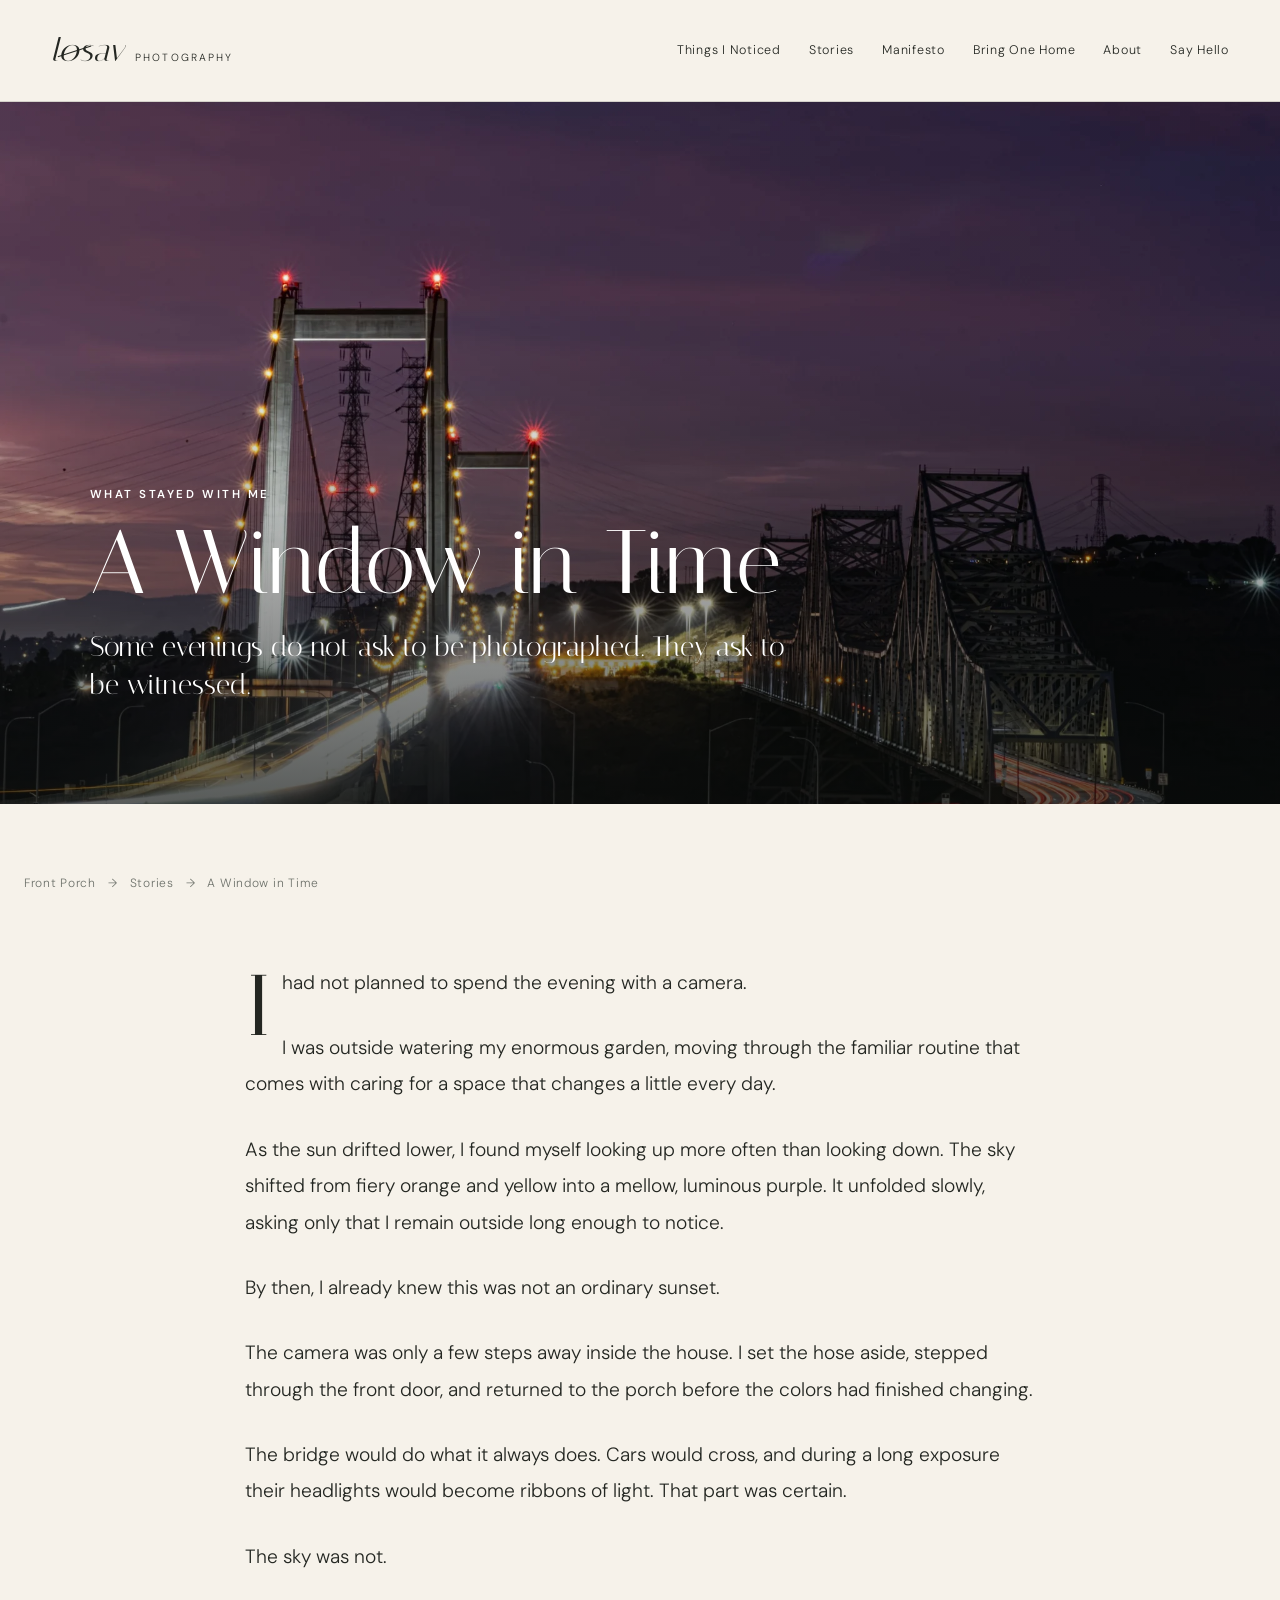
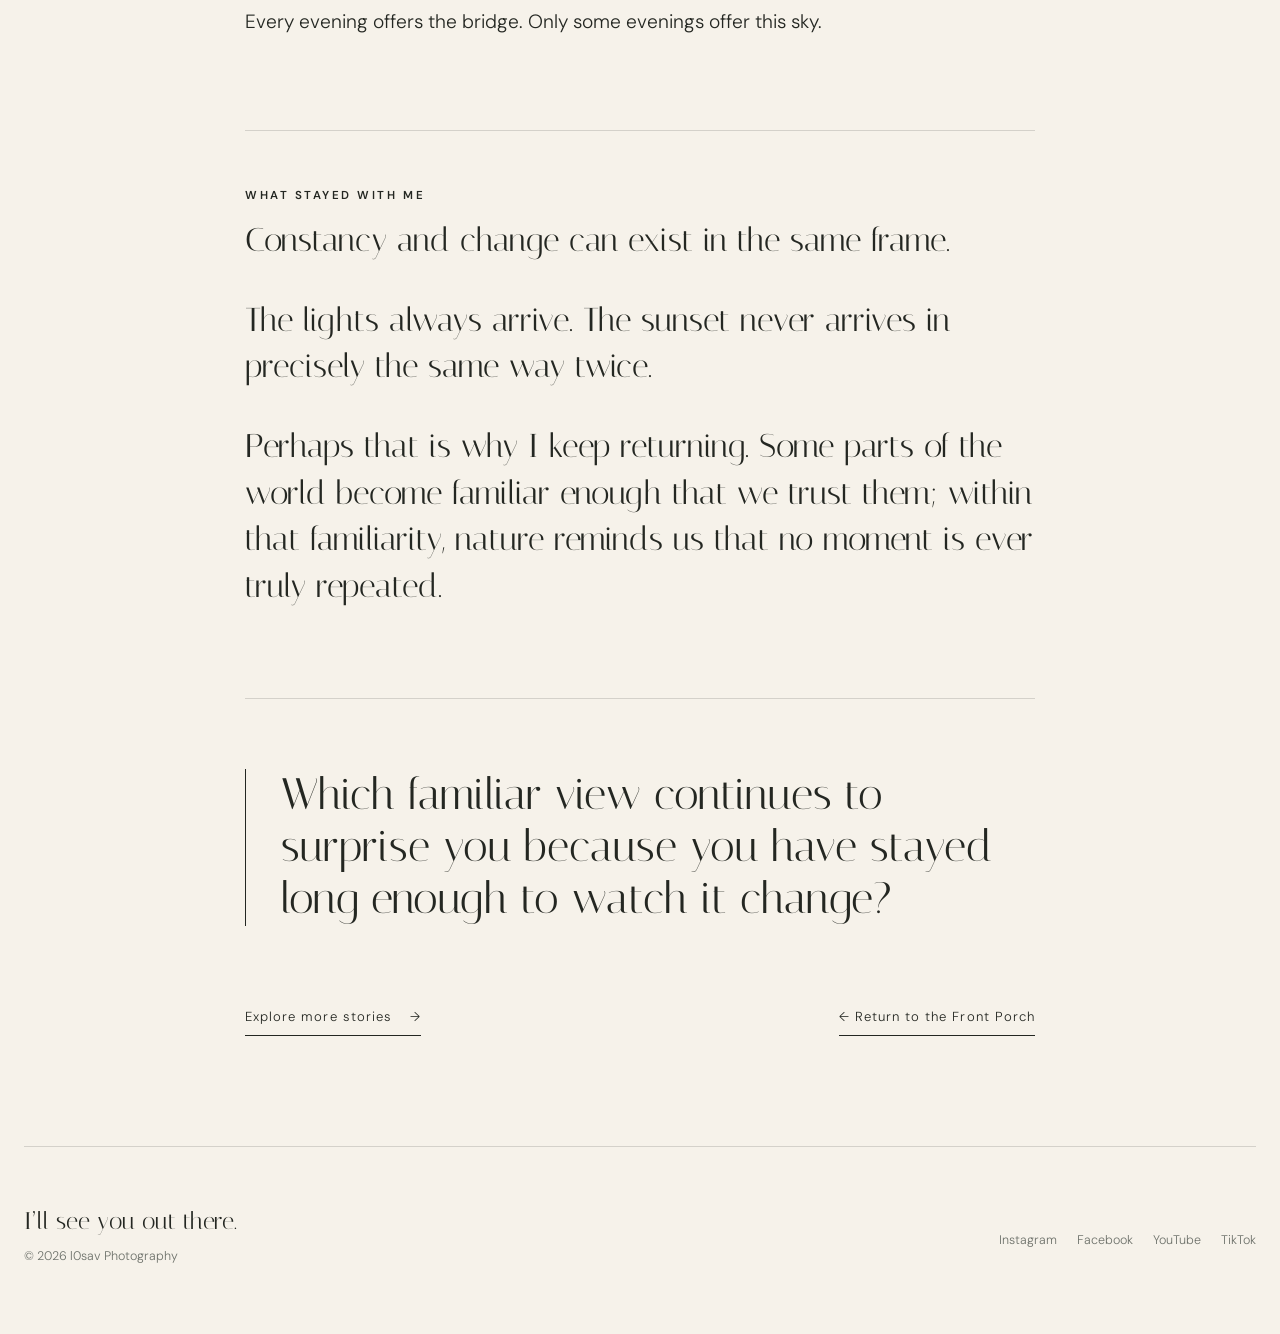
<file: stories/a-window-in-time.html>
<!doctype html><html lang="en"><head><meta charset="utf-8"><meta name="viewport" content="width=device-width, initial-scale=1">
<title>A Window in Time | Stories | l0sav Photography</title><meta name="description" content="An evening watering the garden, an ever-changing sky, and a long exposure made from the front porch in Crockett, California."><meta name="theme-color" content="#f5f1e9"><link rel="canonical" href="https://l0sav-photography.pages.dev/stories/a-window-in-time.html">
<meta property="og:title" content="A Window in Time | l0sav Photography"><meta property="og:description" content="An evening watering the garden, an ever-changing sky, and a long exposure made from the front porch in Crockett, California."><meta property="og:type" content="article"><meta property="og:url" content="https://l0sav-photography.pages.dev/stories/a-window-in-time.html"><meta property="og:image" content="https://l0sav-photography.pages.dev/assets/images/night-bridge.webp"><meta name="twitter:card" content="summary_large_image">
<link rel="preconnect" href="https://fonts.googleapis.com"><link rel="preconnect" href="https://fonts.gstatic.com" crossorigin><link href="https://fonts.googleapis.com/css2?family=DM+Sans:wght@300;400;500;600&family=Italiana&display=swap" rel="stylesheet"><link rel="stylesheet" href="../assets/style.css">
<script async src="https://www.googletagmanager.com/gtag/js?id=G-Z0NKE904WG"></script><script>window.dataLayer=window.dataLayer||[];function gtag(){dataLayer.push(arguments)}gtag('js',new Date());gtag('config','G-Z0NKE904WG');</script><script defer src="../assets/site.js"></script><script type="application/ld+json">{"@context": "https://schema.org", "@type": "Article", "headline": "A Window in Time", "description": "An evening watering the garden, an ever-changing sky, and a long exposure made from the front porch in Crockett, California.", "image": "https://l0sav-photography.pages.dev/assets/images/night-bridge.webp", "author": {"@type": "Person", "name": "Lauren “Lo” Savignano"}, "publisher": {"@type": "Organization", "name": "l0sav Photography", "url": "https://l0sav-photography.pages.dev/"}, "mainEntityOfPage": "https://l0sav-photography.pages.dev/stories/a-window-in-time.html", "inLanguage": "en-US", "about": ["Photography", "Observation", "Nature", "Travel", "California"]}</script></head>
<body><a class="skip-link" href="#main-content">Skip to content</a><header class="site-header" data-header>
  <a class="brand" href="../index.html" aria-label="l0sav Photography home">
    <span class="brand-mark">l<span class="zero">0</span>sav</span>
    <span class="brand-sub">Photography</span>
  </a>
  <button class="menu-button" data-menu-button aria-label="Open navigation" aria-expanded="false"><span></span><span></span></button>
  <nav class="site-nav" data-menu aria-label="Primary navigation">
    <a href="../things.html">Things I Noticed</a><a href="../stories.html">Stories</a><a href="../manifesto.html">Manifesto</a><a href="../prints.html">Bring One Home</a><a href="../about.html">About</a><a href="../contact.html">Say Hello</a>
  </nav>
</header>
<main id="main-content"><article class="story-page"><header class="story-hero"><img fetchpriority="high" decoding="async" src="../assets/images/night-bridge.webp" alt="Long-exposure traffic light trails crossing the Carquinez Bridge beneath a purple evening sky"><div class="story-hero-shade"></div><div class="story-hero-copy"><p class="eyebrow">What Stayed With Me</p><h1>A Window in Time</h1><p class="story-quote">Some evenings do not ask to be photographed. They ask to be witnessed.</p></div></header>
<div class="story-body section-pad"><nav class="breadcrumbs" aria-label="Breadcrumb"><a href="../index.html">Front Porch</a><span>→</span><a href="../stories.html">Stories</a><span>→</span><span aria-current="page">A Window in Time</span></nav><div class="story-prose"><p>I had not planned to spend the evening with a camera.</p>
<p>I was outside watering my enormous garden, moving through the familiar routine that comes with caring for a space that changes a little every day.</p>
<p>As the sun drifted lower, I found myself looking up more often than looking down. The sky shifted from fiery orange and yellow into a mellow, luminous purple. It unfolded slowly, asking only that I remain outside long enough to notice.</p>
<p>By then, I already knew this was not an ordinary sunset.</p>
<p>The camera was only a few steps away inside the house. I set the hose aside, stepped through the front door, and returned to the porch before the colors had finished changing.</p>
<p>The bridge would do what it always does. Cars would cross, and during a long exposure their headlights would become ribbons of light. That part was certain.</p>
<p>The sky was not.</p>
<p>Every evening offers the bridge. Only some evenings offer this sky.</p><section class="what-stayed"><p class="eyebrow">What Stayed With Me</p><p>Constancy and change can exist in the same frame.</p>
<p>The lights always arrive. The sunset never arrives in precisely the same way twice.</p>
<p>Perhaps that is why I keep returning. Some parts of the world become familiar enough that we trust them; within that familiarity, nature reminds us that no moment is ever truly repeated.</p></section><blockquote class="carry-question">Which familiar view continues to surprise you because you have stayed long enough to watch it change?</blockquote><div class="story-actions"><a class="text-link" href="../stories.html">Explore more stories <span>→</span></a><a class="text-link" href="../index.html">← Return to the Front Porch</a></div></div></div></article></main><footer class="site-footer"><div><p class="footer-signoff">I’ll see you out there.</p><p>© 2026 l0sav Photography</p></div><div class="socials" aria-label="Social media"><a href="https://www.instagram.com/l0sav" target="_blank" rel="noopener">Instagram</a><a href="https://www.facebook.com/profile.php?id=100092620043618" target="_blank" rel="noopener">Facebook</a><a href="https://www.youtube.com/@l0sav" target="_blank" rel="noopener">YouTube</a><a href="https://www.tiktok.com/@l0_sav" target="_blank" rel="noopener">TikTok</a></div></footer></body></html>
</file>
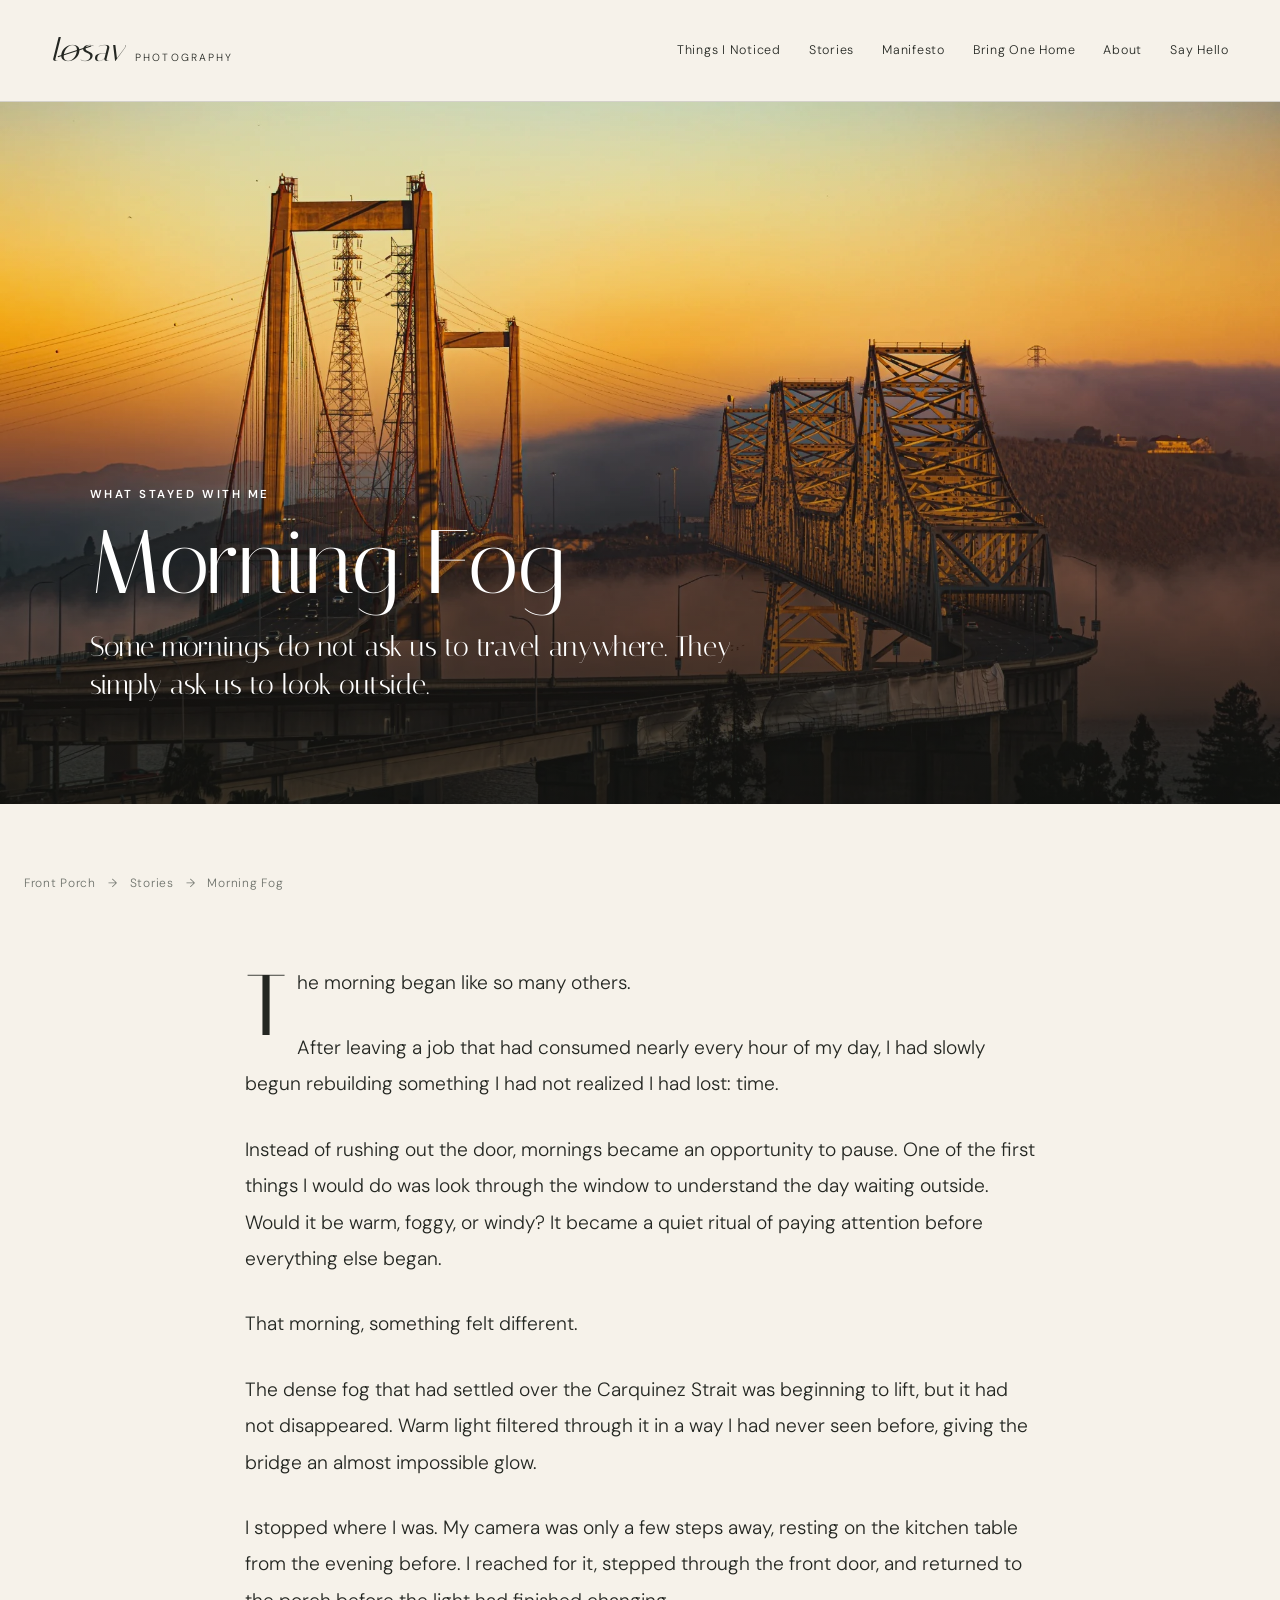
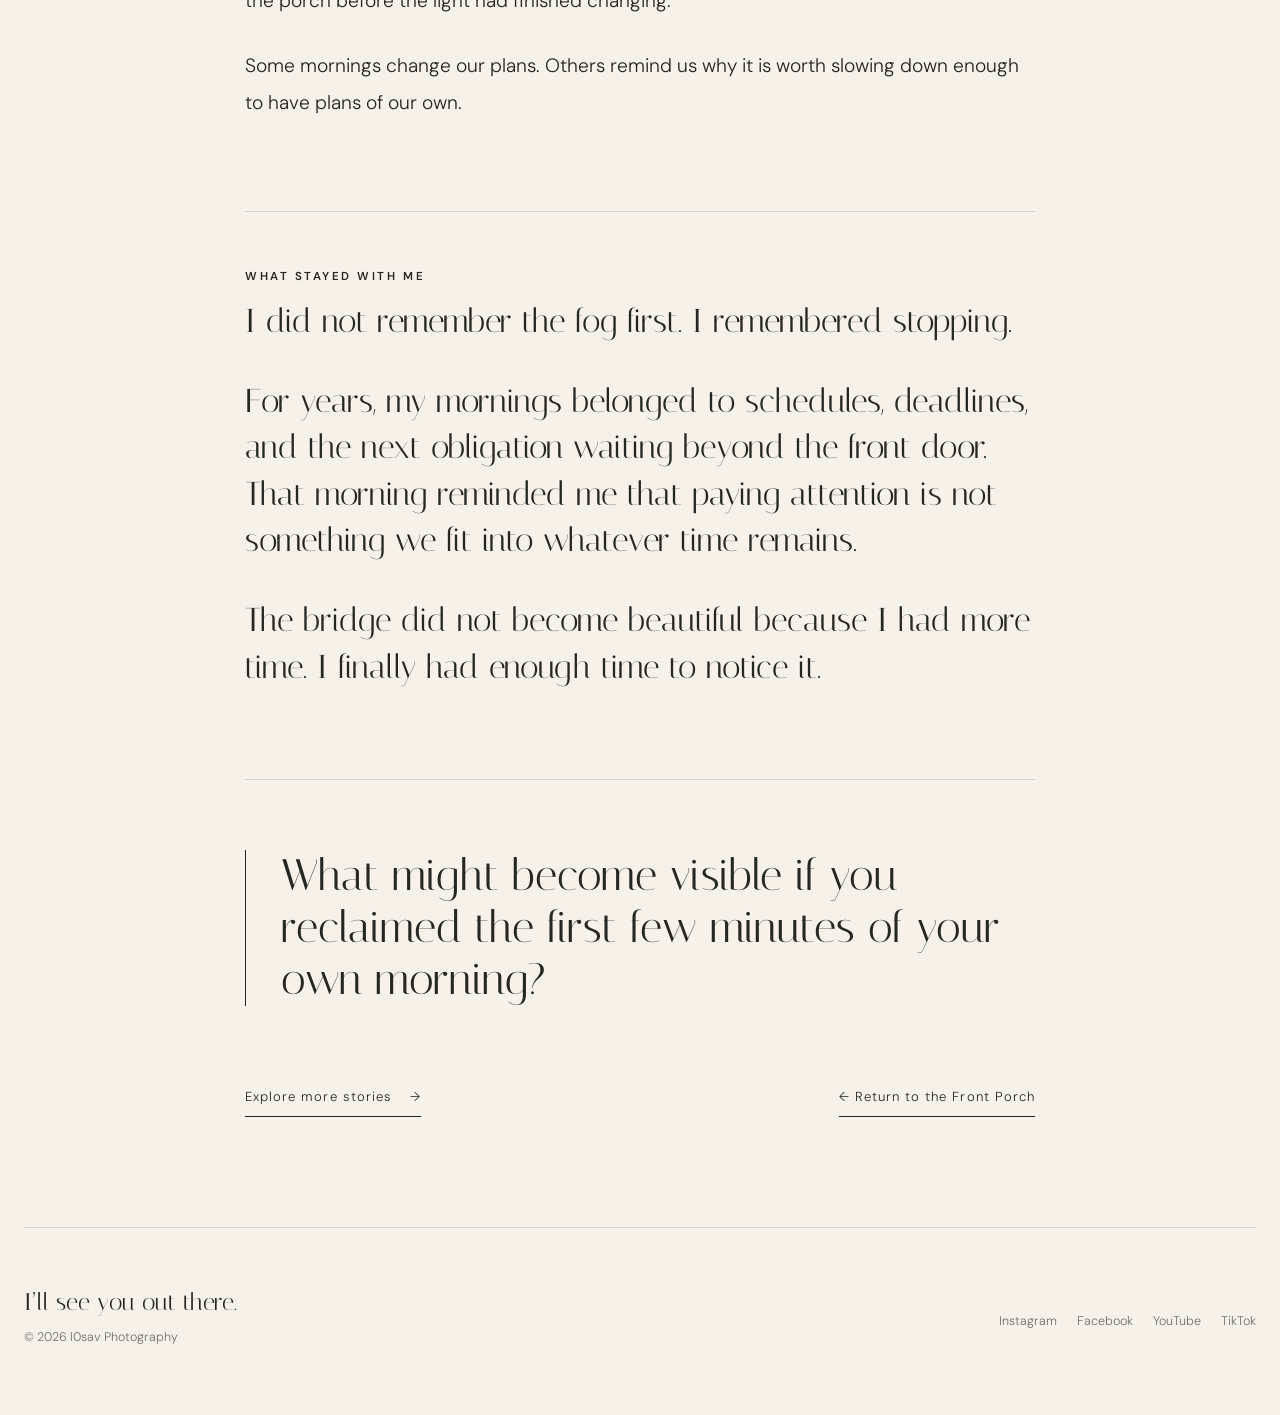
<file: stories/morning-fog.html>
<!doctype html><html lang="en"><head><meta charset="utf-8"><meta name="viewport" content="width=device-width, initial-scale=1">
<title>Morning Fog | Stories | l0sav Photography</title><meta name="description" content="A familiar morning, reclaimed time, and an unusual glow over the Carquinez Bridge viewed from a front porch in Crockett, California."><meta name="theme-color" content="#f5f1e9"><link rel="canonical" href="https://l0sav-photography.pages.dev/stories/morning-fog.html">
<meta property="og:title" content="Morning Fog | l0sav Photography"><meta property="og:description" content="A familiar morning, reclaimed time, and an unusual glow over the Carquinez Bridge viewed from a front porch in Crockett, California."><meta property="og:type" content="article"><meta property="og:url" content="https://l0sav-photography.pages.dev/stories/morning-fog.html"><meta property="og:image" content="https://l0sav-photography.pages.dev/assets/images/hero-fog-bridge.webp"><meta name="twitter:card" content="summary_large_image">
<link rel="preconnect" href="https://fonts.googleapis.com"><link rel="preconnect" href="https://fonts.gstatic.com" crossorigin><link href="https://fonts.googleapis.com/css2?family=DM+Sans:wght@300;400;500;600&family=Italiana&display=swap" rel="stylesheet"><link rel="stylesheet" href="../assets/style.css">
<script async src="https://www.googletagmanager.com/gtag/js?id=G-Z0NKE904WG"></script><script>window.dataLayer=window.dataLayer||[];function gtag(){dataLayer.push(arguments)}gtag('js',new Date());gtag('config','G-Z0NKE904WG');</script><script defer src="../assets/site.js"></script><script type="application/ld+json">{"@context": "https://schema.org", "@type": "Article", "headline": "Morning Fog", "description": "A familiar morning, reclaimed time, and an unusual glow over the Carquinez Bridge viewed from a front porch in Crockett, California.", "image": "https://l0sav-photography.pages.dev/assets/images/hero-fog-bridge.webp", "author": {"@type": "Person", "name": "Lauren “Lo” Savignano"}, "publisher": {"@type": "Organization", "name": "l0sav Photography", "url": "https://l0sav-photography.pages.dev/"}, "mainEntityOfPage": "https://l0sav-photography.pages.dev/stories/morning-fog.html", "inLanguage": "en-US", "about": ["Photography", "Observation", "Nature", "Travel", "California"]}</script></head>
<body><a class="skip-link" href="#main-content">Skip to content</a><header class="site-header" data-header>
  <a class="brand" href="../index.html" aria-label="l0sav Photography home">
    <span class="brand-mark">l<span class="zero">0</span>sav</span>
    <span class="brand-sub">Photography</span>
  </a>
  <button class="menu-button" data-menu-button aria-label="Open navigation" aria-expanded="false"><span></span><span></span></button>
  <nav class="site-nav" data-menu aria-label="Primary navigation">
    <a href="../things.html">Things I Noticed</a><a href="../stories.html">Stories</a><a href="../manifesto.html">Manifesto</a><a href="../prints.html">Bring One Home</a><a href="../about.html">About</a><a href="../contact.html">Say Hello</a>
  </nav>
</header>
<main id="main-content"><article class="story-page"><header class="story-hero"><img fetchpriority="high" decoding="async" src="../assets/images/hero-fog-bridge.webp" alt="The Carquinez Bridge glowing through dense morning fog and warm early light"><div class="story-hero-shade"></div><div class="story-hero-copy"><p class="eyebrow">What Stayed With Me</p><h1>Morning Fog</h1><p class="story-quote">Some mornings do not ask us to travel anywhere. They simply ask us to look outside.</p></div></header>
<div class="story-body section-pad"><nav class="breadcrumbs" aria-label="Breadcrumb"><a href="../index.html">Front Porch</a><span>→</span><a href="../stories.html">Stories</a><span>→</span><span aria-current="page">Morning Fog</span></nav><div class="story-prose"><p>The morning began like so many others.</p>
<p>After leaving a job that had consumed nearly every hour of my day, I had slowly begun rebuilding something I had not realized I had lost: time.</p>
<p>Instead of rushing out the door, mornings became an opportunity to pause. One of the first things I would do was look through the window to understand the day waiting outside. Would it be warm, foggy, or windy? It became a quiet ritual of paying attention before everything else began.</p>
<p>That morning, something felt different.</p>
<p>The dense fog that had settled over the Carquinez Strait was beginning to lift, but it had not disappeared. Warm light filtered through it in a way I had never seen before, giving the bridge an almost impossible glow.</p>
<p>I stopped where I was. My camera was only a few steps away, resting on the kitchen table from the evening before. I reached for it, stepped through the front door, and returned to the porch before the light had finished changing.</p>
<p>Some mornings change our plans. Others remind us why it is worth slowing down enough to have plans of our own.</p><section class="what-stayed"><p class="eyebrow">What Stayed With Me</p><p>I did not remember the fog first. I remembered stopping.</p>
<p>For years, my mornings belonged to schedules, deadlines, and the next obligation waiting beyond the front door. That morning reminded me that paying attention is not something we fit into whatever time remains.</p>
<p>The bridge did not become beautiful because I had more time. I finally had enough time to notice it.</p></section><blockquote class="carry-question">What might become visible if you reclaimed the first few minutes of your own morning?</blockquote><div class="story-actions"><a class="text-link" href="../stories.html">Explore more stories <span>→</span></a><a class="text-link" href="../index.html">← Return to the Front Porch</a></div></div></div></article></main><footer class="site-footer"><div><p class="footer-signoff">I’ll see you out there.</p><p>© 2026 l0sav Photography</p></div><div class="socials" aria-label="Social media"><a href="https://www.instagram.com/l0sav" target="_blank" rel="noopener">Instagram</a><a href="https://www.facebook.com/profile.php?id=100092620043618" target="_blank" rel="noopener">Facebook</a><a href="https://www.youtube.com/@l0sav" target="_blank" rel="noopener">YouTube</a><a href="https://www.tiktok.com/@l0_sav" target="_blank" rel="noopener">TikTok</a></div></footer></body></html>
</file>
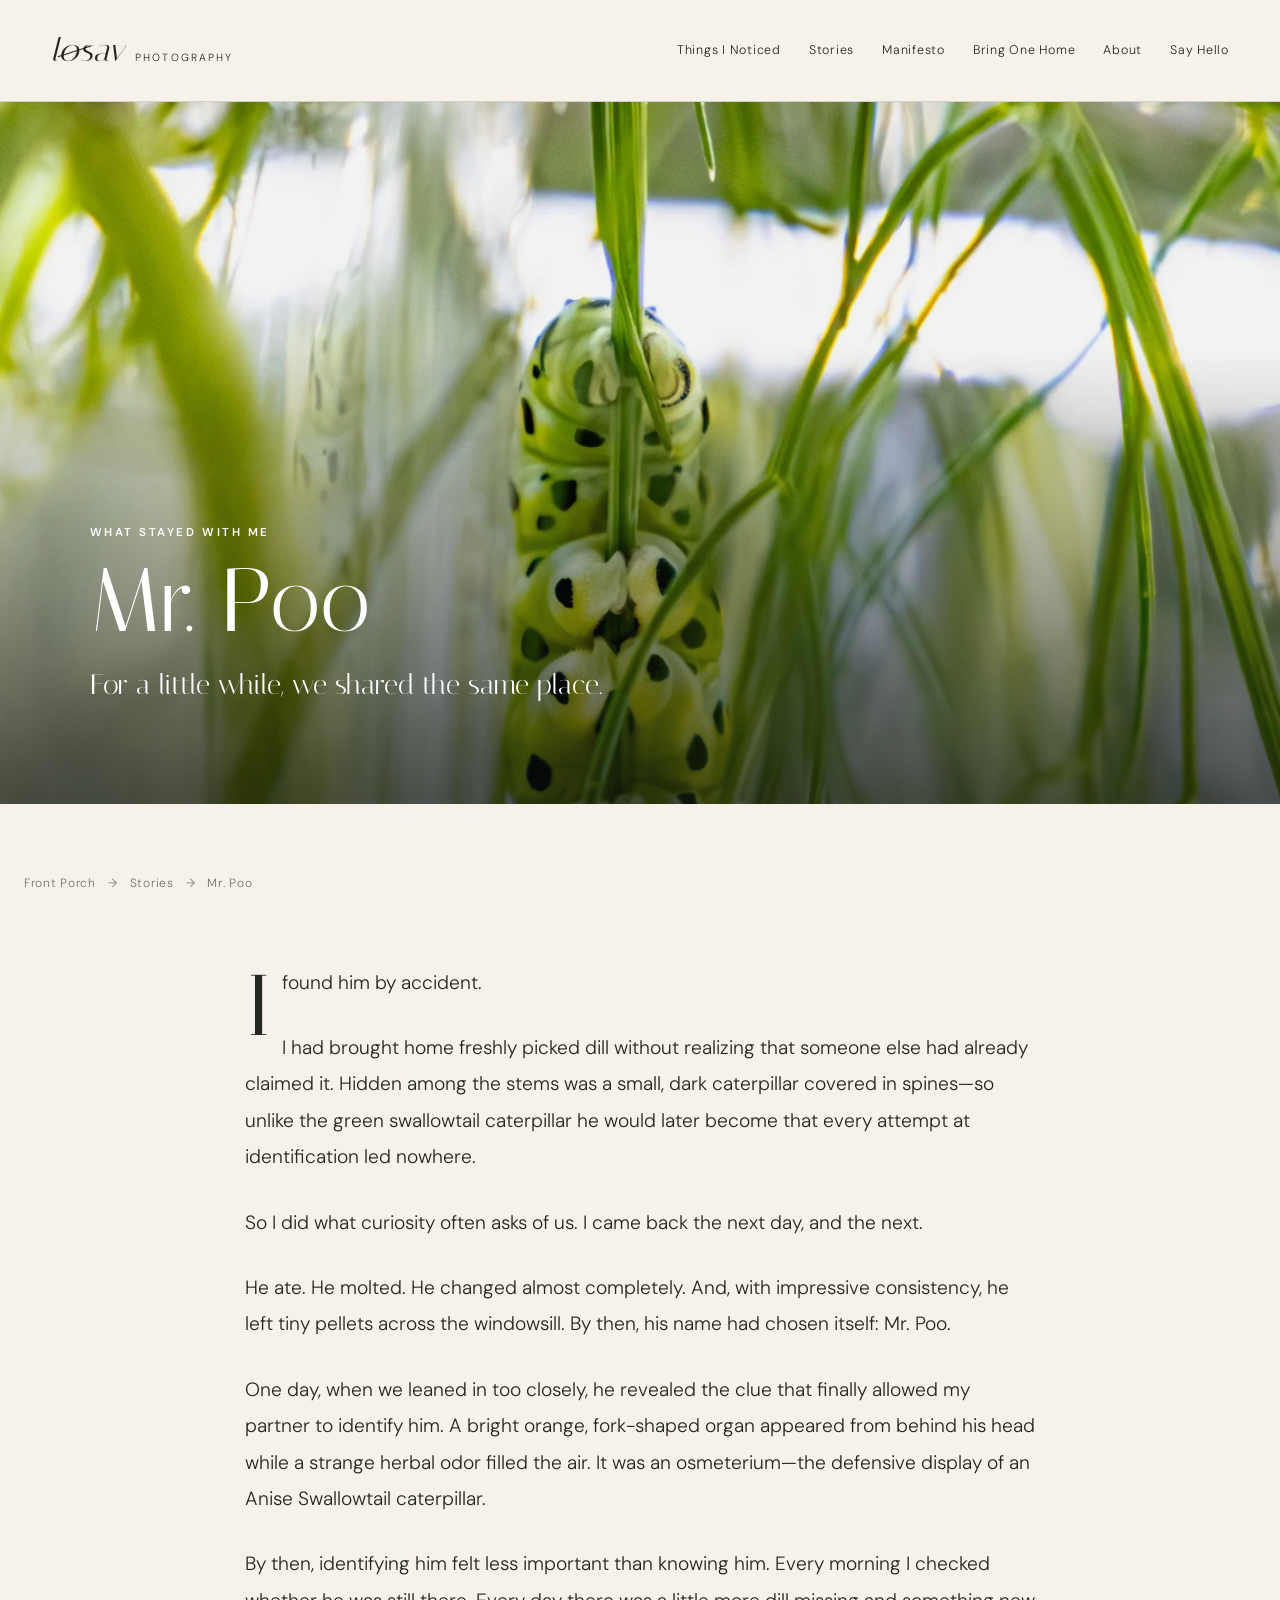
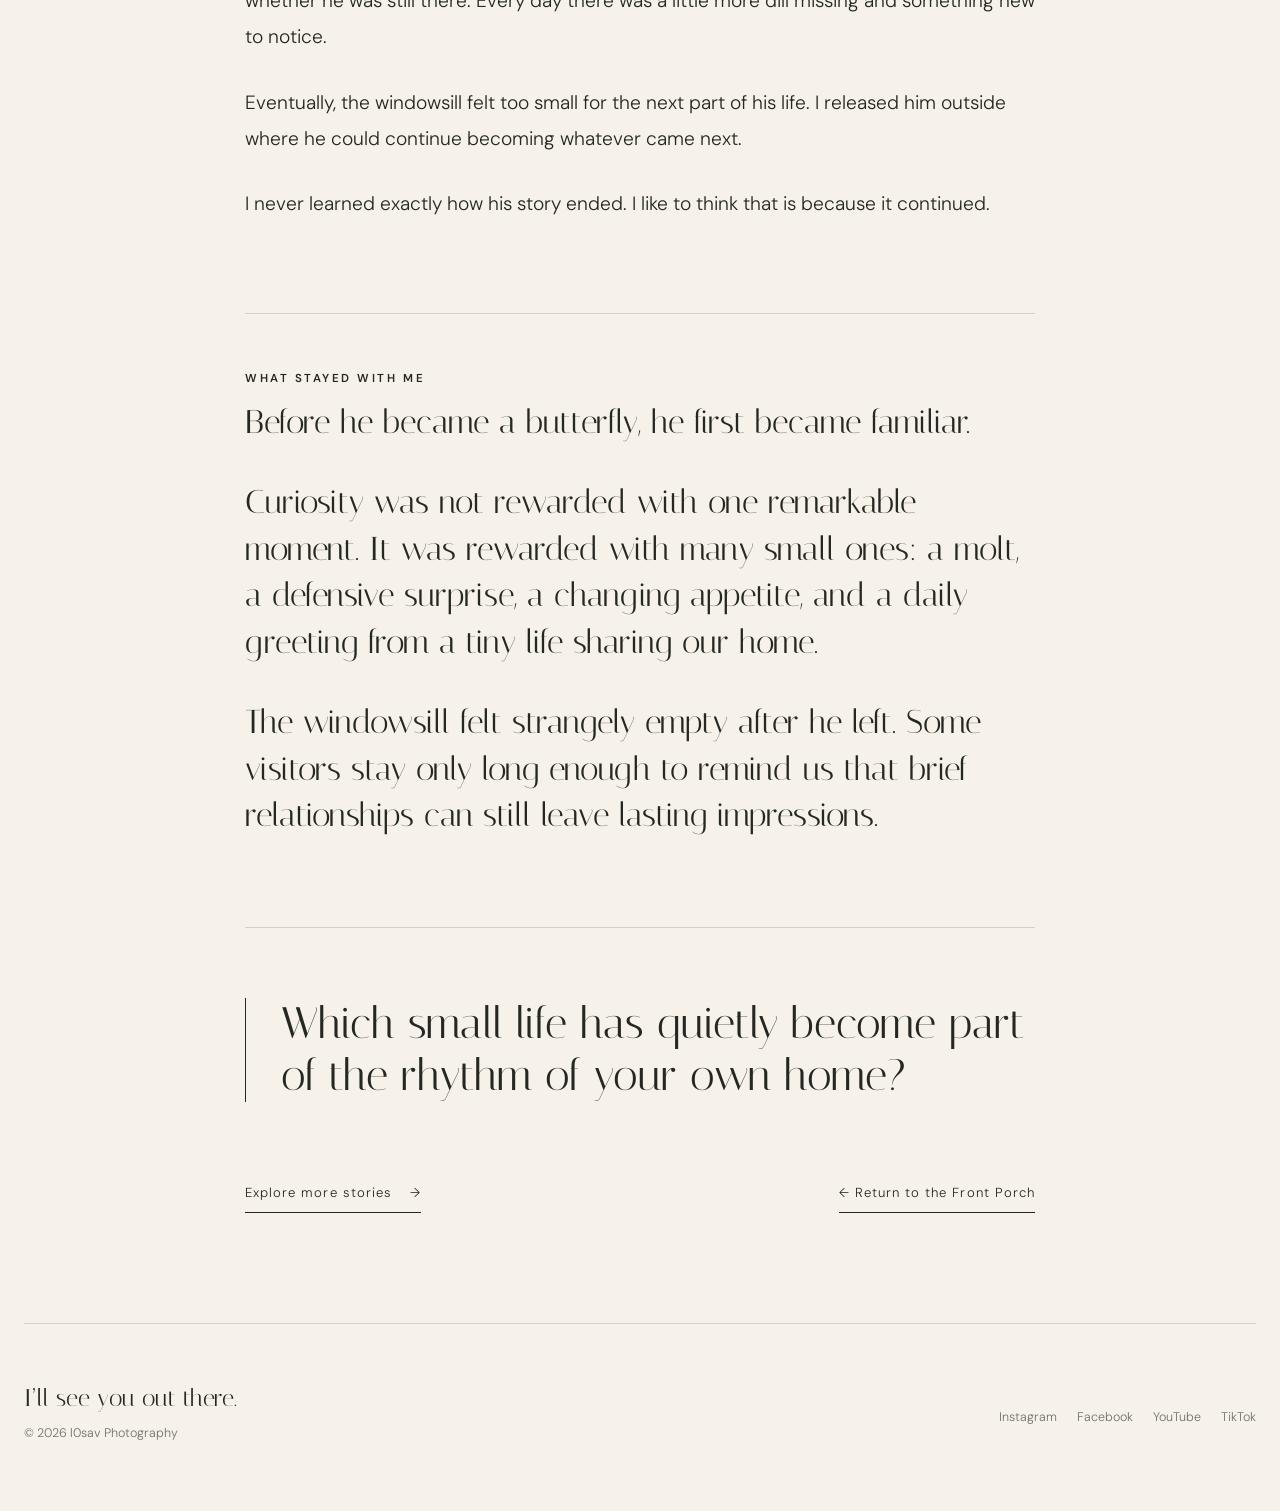
<file: stories/mr-poo.html>
<!doctype html><html lang="en"><head><meta charset="utf-8"><meta name="viewport" content="width=device-width, initial-scale=1">
<title>Mr. Poo | Stories | l0sav Photography</title><meta name="description" content="The story of an Anise Swallowtail caterpillar discovered on freshly picked dill, observed through molts, defenses, and an eventual departure."><meta name="theme-color" content="#f5f1e9"><link rel="canonical" href="https://l0sav-photography.pages.dev/stories/mr-poo.html">
<meta property="og:title" content="Mr. Poo | l0sav Photography"><meta property="og:description" content="The story of an Anise Swallowtail caterpillar discovered on freshly picked dill, observed through molts, defenses, and an eventual departure."><meta property="og:type" content="article"><meta property="og:url" content="https://l0sav-photography.pages.dev/stories/mr-poo.html"><meta property="og:image" content="https://l0sav-photography.pages.dev/assets/images/mr-poo.webp"><meta name="twitter:card" content="summary_large_image">
<link rel="preconnect" href="https://fonts.googleapis.com"><link rel="preconnect" href="https://fonts.gstatic.com" crossorigin><link href="https://fonts.googleapis.com/css2?family=DM+Sans:wght@300;400;500;600&family=Italiana&display=swap" rel="stylesheet"><link rel="stylesheet" href="../assets/style.css">
<script async src="https://www.googletagmanager.com/gtag/js?id=G-Z0NKE904WG"></script><script>window.dataLayer=window.dataLayer||[];function gtag(){dataLayer.push(arguments)}gtag('js',new Date());gtag('config','G-Z0NKE904WG');</script><script defer src="../assets/site.js"></script><script type="application/ld+json">{"@context": "https://schema.org", "@type": "Article", "headline": "Mr. Poo", "description": "The story of an Anise Swallowtail caterpillar discovered on freshly picked dill, observed through molts, defenses, and an eventual departure.", "image": "https://l0sav-photography.pages.dev/assets/images/mr-poo.webp", "author": {"@type": "Person", "name": "Lauren “Lo” Savignano"}, "publisher": {"@type": "Organization", "name": "l0sav Photography", "url": "https://l0sav-photography.pages.dev/"}, "mainEntityOfPage": "https://l0sav-photography.pages.dev/stories/mr-poo.html", "inLanguage": "en-US", "about": ["Photography", "Observation", "Nature", "Travel", "California"]}</script></head>
<body><a class="skip-link" href="#main-content">Skip to content</a><header class="site-header" data-header>
  <a class="brand" href="../index.html" aria-label="l0sav Photography home">
    <span class="brand-mark">l<span class="zero">0</span>sav</span>
    <span class="brand-sub">Photography</span>
  </a>
  <button class="menu-button" data-menu-button aria-label="Open navigation" aria-expanded="false"><span></span><span></span></button>
  <nav class="site-nav" data-menu aria-label="Primary navigation">
    <a href="../things.html">Things I Noticed</a><a href="../stories.html">Stories</a><a href="../manifesto.html">Manifesto</a><a href="../prints.html">Bring One Home</a><a href="../about.html">About</a><a href="../contact.html">Say Hello</a>
  </nav>
</header>
<main id="main-content"><article class="story-page"><header class="story-hero"><img fetchpriority="high" decoding="async" src="../assets/images/mr-poo.webp" alt="An Anise Swallowtail caterpillar resting on fresh dill"><div class="story-hero-shade"></div><div class="story-hero-copy"><p class="eyebrow">What Stayed With Me</p><h1>Mr. Poo</h1><p class="story-quote">For a little while, we shared the same place.</p></div></header>
<div class="story-body section-pad"><nav class="breadcrumbs" aria-label="Breadcrumb"><a href="../index.html">Front Porch</a><span>→</span><a href="../stories.html">Stories</a><span>→</span><span aria-current="page">Mr. Poo</span></nav><div class="story-prose"><p>I found him by accident.</p>
<p>I had brought home freshly picked dill without realizing that someone else had already claimed it. Hidden among the stems was a small, dark caterpillar covered in spines—so unlike the green swallowtail caterpillar he would later become that every attempt at identification led nowhere.</p>
<p>So I did what curiosity often asks of us. I came back the next day, and the next.</p>
<p>He ate. He molted. He changed almost completely. And, with impressive consistency, he left tiny pellets across the windowsill. By then, his name had chosen itself: Mr. Poo.</p>
<p>One day, when we leaned in too closely, he revealed the clue that finally allowed my partner to identify him. A bright orange, fork-shaped organ appeared from behind his head while a strange herbal odor filled the air. It was an osmeterium—the defensive display of an Anise Swallowtail caterpillar.</p>
<p>By then, identifying him felt less important than knowing him. Every morning I checked whether he was still there. Every day there was a little more dill missing and something new to notice.</p>
<p>Eventually, the windowsill felt too small for the next part of his life. I released him outside where he could continue becoming whatever came next.</p>
<p>I never learned exactly how his story ended. I like to think that is because it continued.</p><section class="what-stayed"><p class="eyebrow">What Stayed With Me</p><p>Before he became a butterfly, he first became familiar.</p>
<p>Curiosity was not rewarded with one remarkable moment. It was rewarded with many small ones: a molt, a defensive surprise, a changing appetite, and a daily greeting from a tiny life sharing our home.</p>
<p>The windowsill felt strangely empty after he left. Some visitors stay only long enough to remind us that brief relationships can still leave lasting impressions.</p></section><blockquote class="carry-question">Which small life has quietly become part of the rhythm of your own home?</blockquote><div class="story-actions"><a class="text-link" href="../stories.html">Explore more stories <span>→</span></a><a class="text-link" href="../index.html">← Return to the Front Porch</a></div></div></div></article></main><footer class="site-footer"><div><p class="footer-signoff">I’ll see you out there.</p><p>© 2026 l0sav Photography</p></div><div class="socials" aria-label="Social media"><a href="https://www.instagram.com/l0sav" target="_blank" rel="noopener">Instagram</a><a href="https://www.facebook.com/profile.php?id=100092620043618" target="_blank" rel="noopener">Facebook</a><a href="https://www.youtube.com/@l0sav" target="_blank" rel="noopener">YouTube</a><a href="https://www.tiktok.com/@l0_sav" target="_blank" rel="noopener">TikTok</a></div></footer></body></html>
</file>
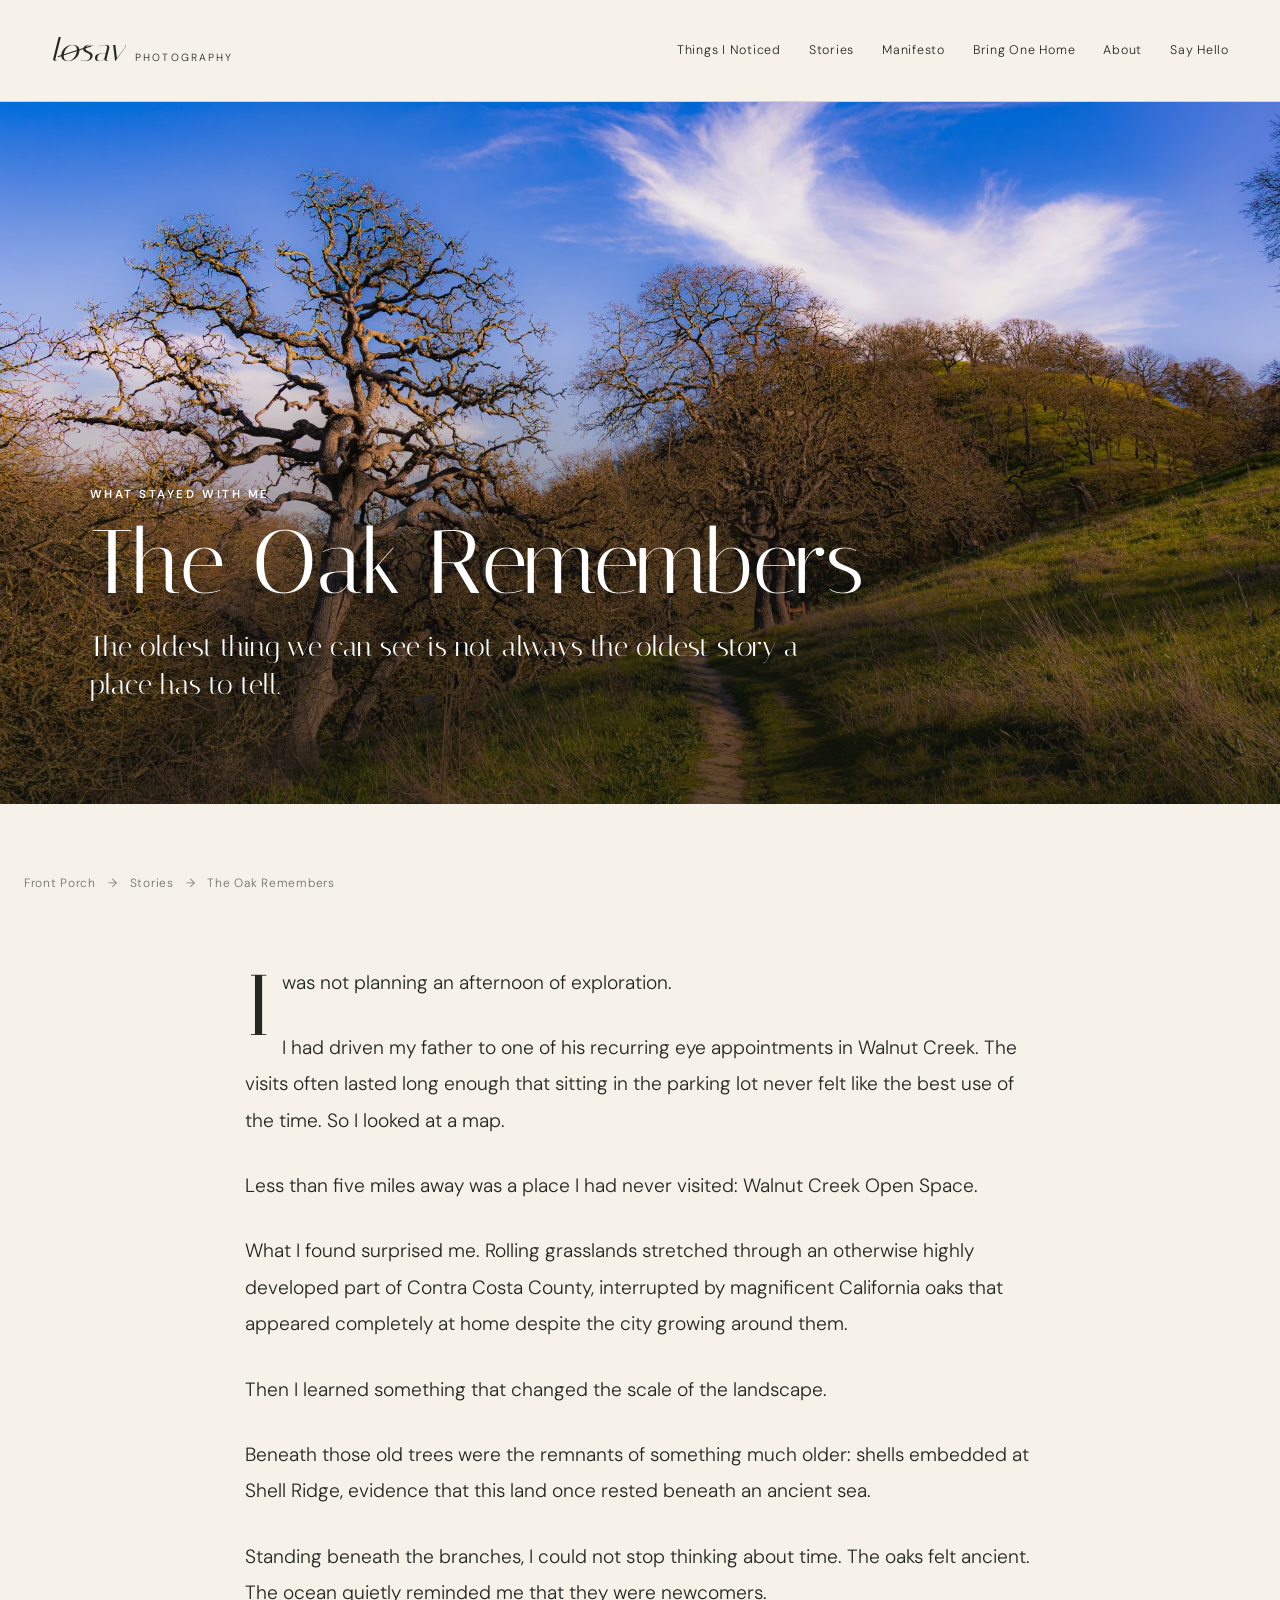
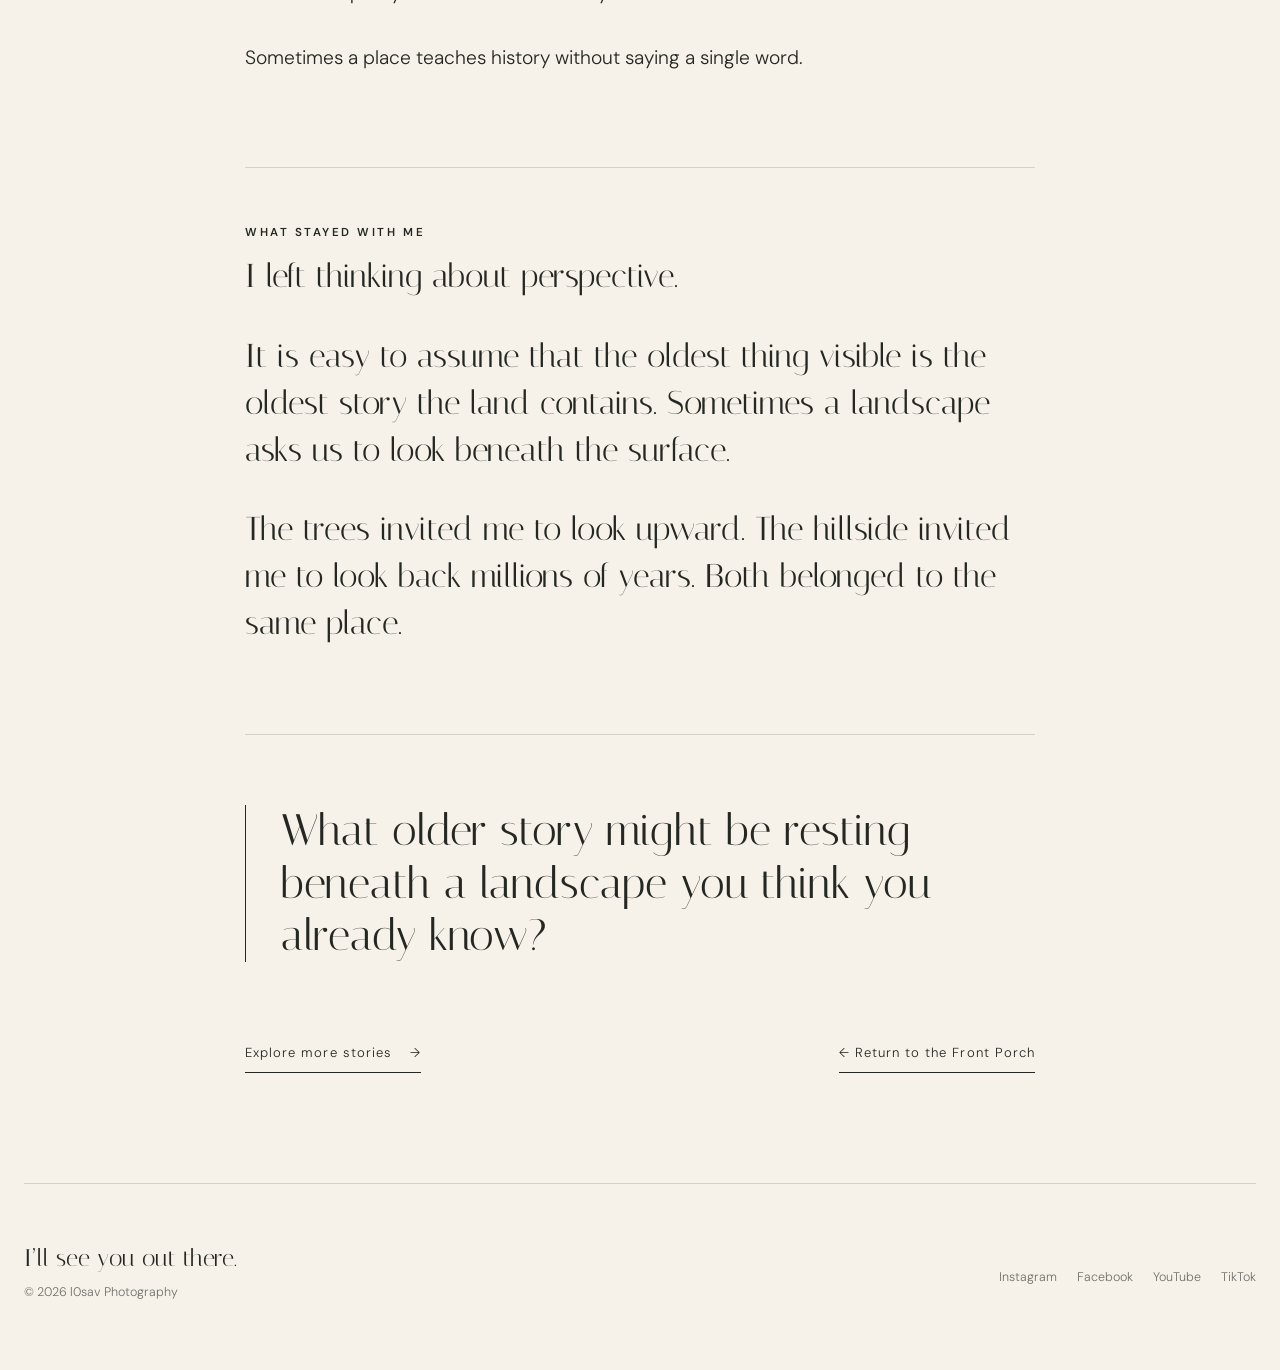
<file: stories/the-oak-remembers.html>
<!doctype html><html lang="en"><head><meta charset="utf-8"><meta name="viewport" content="width=device-width, initial-scale=1">
<title>The Oak Remembers | Stories | l0sav Photography</title><meta name="description" content="A waiting period became an exploration of Walnut Creek Open Space, where ancient oaks stand above the remnants of an even older sea."><meta name="theme-color" content="#f5f1e9"><link rel="canonical" href="https://l0sav-photography.pages.dev/stories/the-oak-remembers.html">
<meta property="og:title" content="The Oak Remembers | l0sav Photography"><meta property="og:description" content="A waiting period became an exploration of Walnut Creek Open Space, where ancient oaks stand above the remnants of an even older sea."><meta property="og:type" content="article"><meta property="og:url" content="https://l0sav-photography.pages.dev/stories/the-oak-remembers.html"><meta property="og:image" content="https://l0sav-photography.pages.dev/assets/images/oak-path.webp"><meta name="twitter:card" content="summary_large_image">
<link rel="preconnect" href="https://fonts.googleapis.com"><link rel="preconnect" href="https://fonts.gstatic.com" crossorigin><link href="https://fonts.googleapis.com/css2?family=DM+Sans:wght@300;400;500;600&family=Italiana&display=swap" rel="stylesheet"><link rel="stylesheet" href="../assets/style.css">
<script async src="https://www.googletagmanager.com/gtag/js?id=G-Z0NKE904WG"></script><script>window.dataLayer=window.dataLayer||[];function gtag(){dataLayer.push(arguments)}gtag('js',new Date());gtag('config','G-Z0NKE904WG');</script><script defer src="../assets/site.js"></script><script type="application/ld+json">{"@context": "https://schema.org", "@type": "Article", "headline": "The Oak Remembers", "description": "A waiting period became an exploration of Walnut Creek Open Space, where ancient oaks stand above the remnants of an even older sea.", "image": "https://l0sav-photography.pages.dev/assets/images/oak-path.webp", "author": {"@type": "Person", "name": "Lauren “Lo” Savignano"}, "publisher": {"@type": "Organization", "name": "l0sav Photography", "url": "https://l0sav-photography.pages.dev/"}, "mainEntityOfPage": "https://l0sav-photography.pages.dev/stories/the-oak-remembers.html", "inLanguage": "en-US", "about": ["Photography", "Observation", "Nature", "Travel", "California"]}</script></head>
<body><a class="skip-link" href="#main-content">Skip to content</a><header class="site-header" data-header>
  <a class="brand" href="../index.html" aria-label="l0sav Photography home">
    <span class="brand-mark">l<span class="zero">0</span>sav</span>
    <span class="brand-sub">Photography</span>
  </a>
  <button class="menu-button" data-menu-button aria-label="Open navigation" aria-expanded="false"><span></span><span></span></button>
  <nav class="site-nav" data-menu aria-label="Primary navigation">
    <a href="../things.html">Things I Noticed</a><a href="../stories.html">Stories</a><a href="../manifesto.html">Manifesto</a><a href="../prints.html">Bring One Home</a><a href="../about.html">About</a><a href="../contact.html">Say Hello</a>
  </nav>
</header>
<main id="main-content"><article class="story-page"><header class="story-hero"><img fetchpriority="high" decoding="async" src="../assets/images/oak-path.webp" alt="A trail passing beneath mature California oak trees in Walnut Creek Open Space"><div class="story-hero-shade"></div><div class="story-hero-copy"><p class="eyebrow">What Stayed With Me</p><h1>The Oak Remembers</h1><p class="story-quote">The oldest thing we can see is not always the oldest story a place has to tell.</p></div></header>
<div class="story-body section-pad"><nav class="breadcrumbs" aria-label="Breadcrumb"><a href="../index.html">Front Porch</a><span>→</span><a href="../stories.html">Stories</a><span>→</span><span aria-current="page">The Oak Remembers</span></nav><div class="story-prose"><p>I was not planning an afternoon of exploration.</p>
<p>I had driven my father to one of his recurring eye appointments in Walnut Creek. The visits often lasted long enough that sitting in the parking lot never felt like the best use of the time. So I looked at a map.</p>
<p>Less than five miles away was a place I had never visited: Walnut Creek Open Space.</p>
<p>What I found surprised me. Rolling grasslands stretched through an otherwise highly developed part of Contra Costa County, interrupted by magnificent California oaks that appeared completely at home despite the city growing around them.</p>
<p>Then I learned something that changed the scale of the landscape.</p>
<p>Beneath those old trees were the remnants of something much older: shells embedded at Shell Ridge, evidence that this land once rested beneath an ancient sea.</p>
<p>Standing beneath the branches, I could not stop thinking about time. The oaks felt ancient. The ocean quietly reminded me that they were newcomers.</p>
<p>Sometimes a place teaches history without saying a single word.</p><section class="what-stayed"><p class="eyebrow">What Stayed With Me</p><p>I left thinking about perspective.</p>
<p>It is easy to assume that the oldest thing visible is the oldest story the land contains. Sometimes a landscape asks us to look beneath the surface.</p>
<p>The trees invited me to look upward. The hillside invited me to look back millions of years. Both belonged to the same place.</p></section><blockquote class="carry-question">What older story might be resting beneath a landscape you think you already know?</blockquote><div class="story-actions"><a class="text-link" href="../stories.html">Explore more stories <span>→</span></a><a class="text-link" href="../index.html">← Return to the Front Porch</a></div></div></div></article></main><footer class="site-footer"><div><p class="footer-signoff">I’ll see you out there.</p><p>© 2026 l0sav Photography</p></div><div class="socials" aria-label="Social media"><a href="https://www.instagram.com/l0sav" target="_blank" rel="noopener">Instagram</a><a href="https://www.facebook.com/profile.php?id=100092620043618" target="_blank" rel="noopener">Facebook</a><a href="https://www.youtube.com/@l0sav" target="_blank" rel="noopener">YouTube</a><a href="https://www.tiktok.com/@l0_sav" target="_blank" rel="noopener">TikTok</a></div></footer></body></html>
</file>
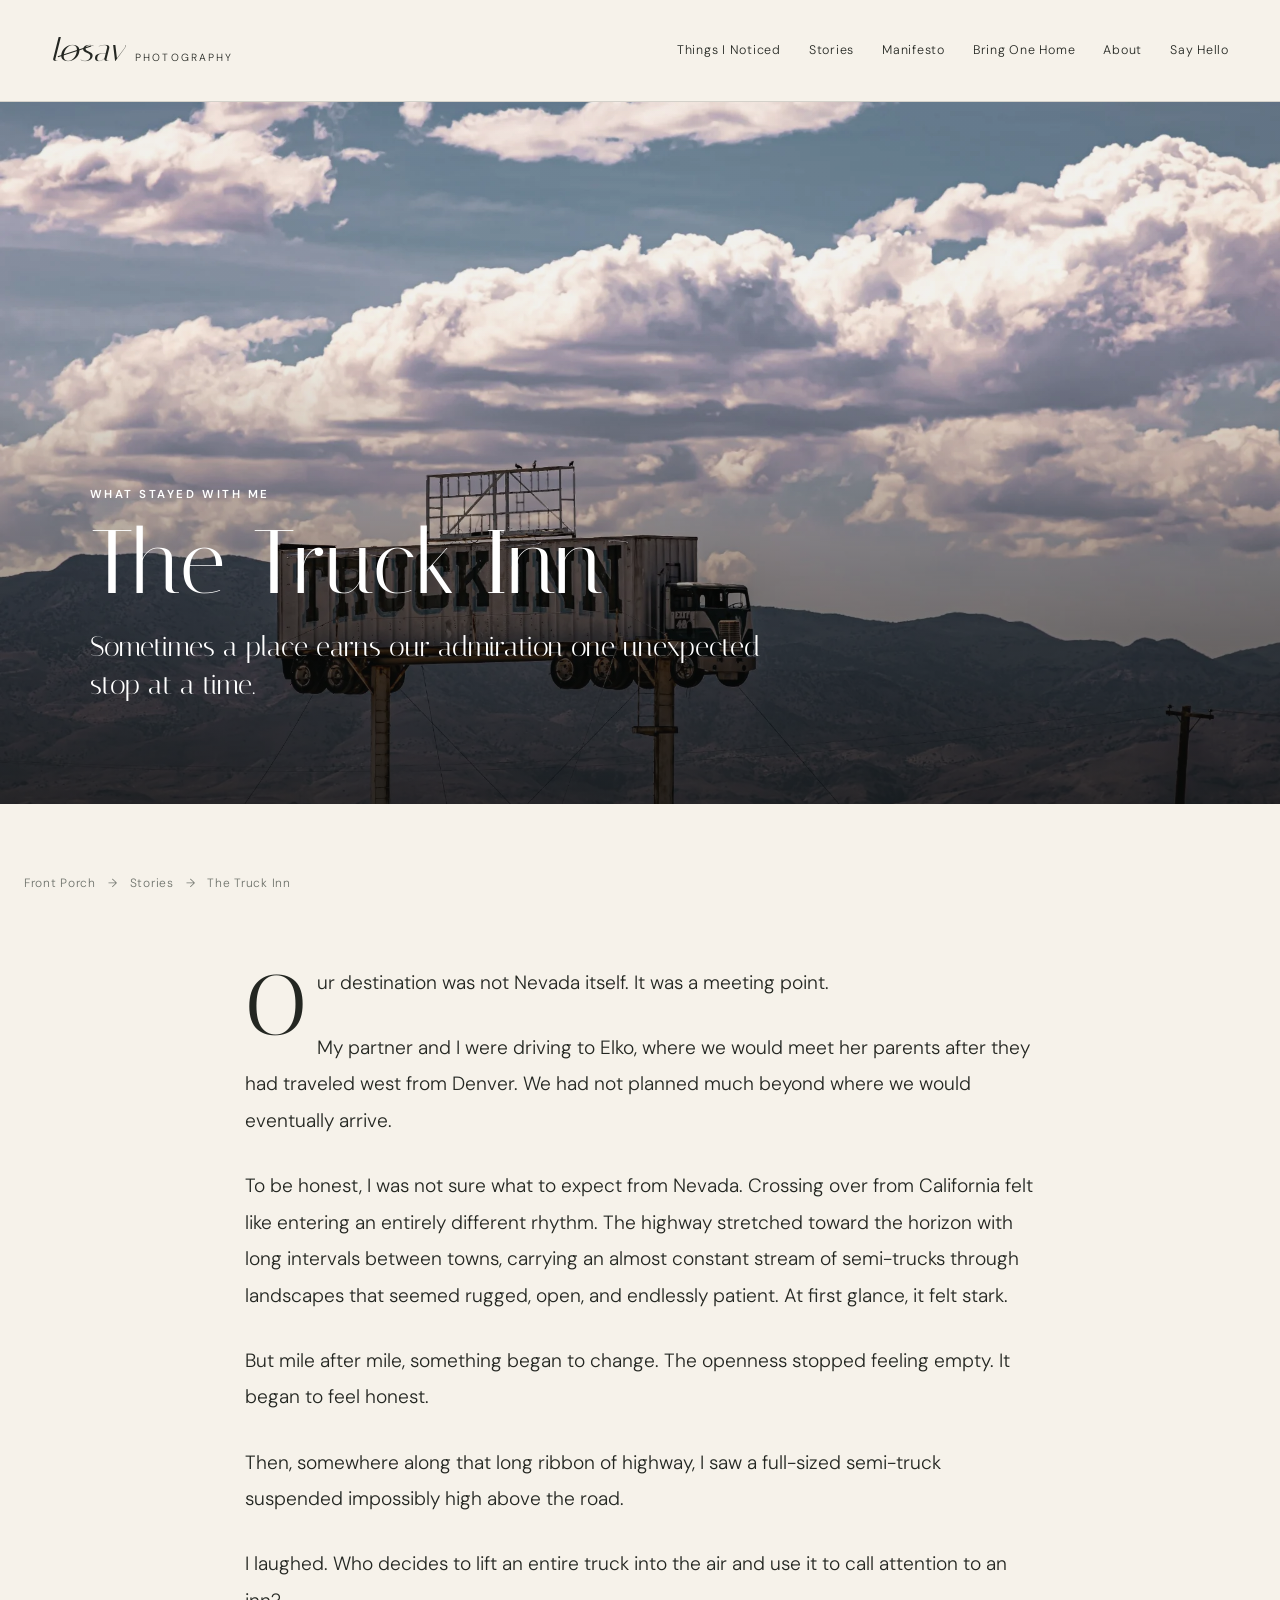
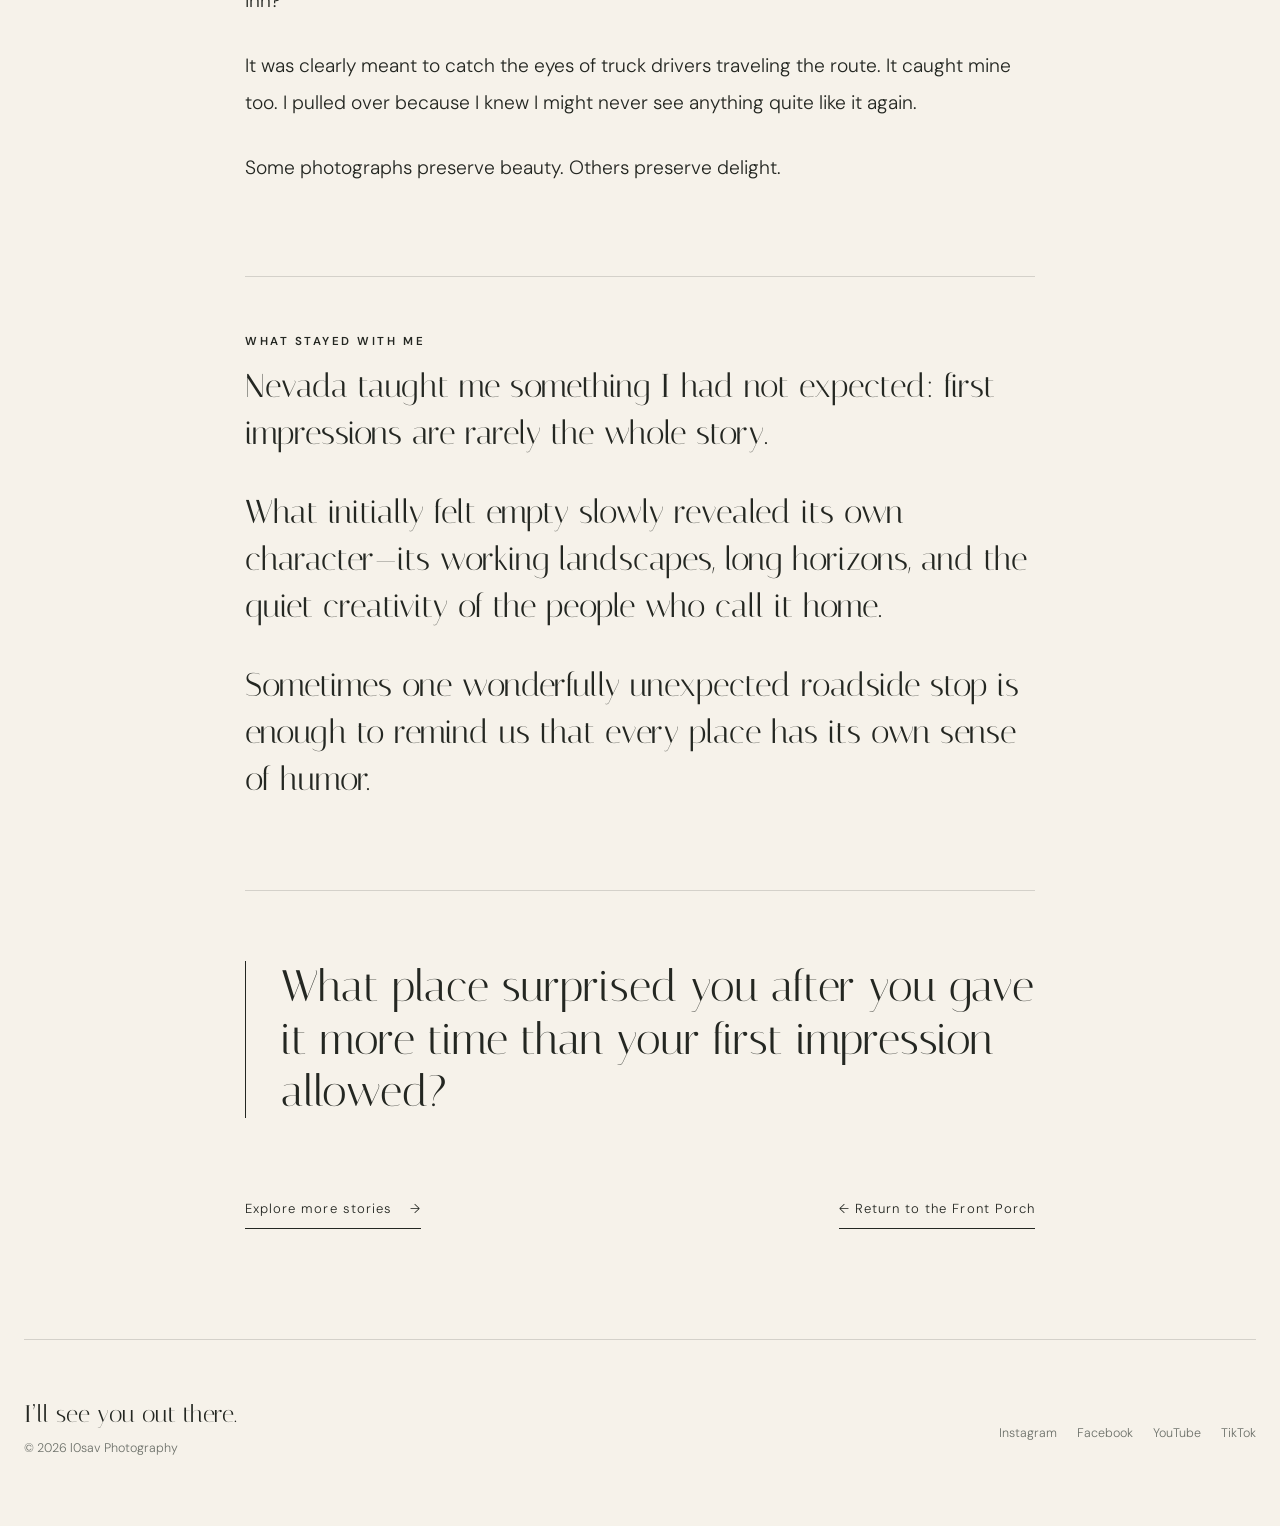
<file: stories/the-truck-inn.html>
<!doctype html><html lang="en"><head><meta charset="utf-8"><meta name="viewport" content="width=device-width, initial-scale=1">
<title>The Truck Inn | Stories | l0sav Photography</title><meta name="description" content="A first road trip across Nevada, a changing first impression, and a roadside semi-truck impossible to overlook."><meta name="theme-color" content="#f5f1e9"><link rel="canonical" href="https://l0sav-photography.pages.dev/stories/the-truck-inn.html">
<meta property="og:title" content="The Truck Inn | l0sav Photography"><meta property="og:description" content="A first road trip across Nevada, a changing first impression, and a roadside semi-truck impossible to overlook."><meta property="og:type" content="article"><meta property="og:url" content="https://l0sav-photography.pages.dev/stories/the-truck-inn.html"><meta property="og:image" content="https://l0sav-photography.pages.dev/assets/images/truck-inn.webp"><meta name="twitter:card" content="summary_large_image">
<link rel="preconnect" href="https://fonts.googleapis.com"><link rel="preconnect" href="https://fonts.gstatic.com" crossorigin><link href="https://fonts.googleapis.com/css2?family=DM+Sans:wght@300;400;500;600&family=Italiana&display=swap" rel="stylesheet"><link rel="stylesheet" href="../assets/style.css">
<script async src="https://www.googletagmanager.com/gtag/js?id=G-Z0NKE904WG"></script><script>window.dataLayer=window.dataLayer||[];function gtag(){dataLayer.push(arguments)}gtag('js',new Date());gtag('config','G-Z0NKE904WG');</script><script defer src="../assets/site.js"></script><script type="application/ld+json">{"@context": "https://schema.org", "@type": "Article", "headline": "The Truck Inn", "description": "A first road trip across Nevada, a changing first impression, and a roadside semi-truck impossible to overlook.", "image": "https://l0sav-photography.pages.dev/assets/images/truck-inn.webp", "author": {"@type": "Person", "name": "Lauren “Lo” Savignano"}, "publisher": {"@type": "Organization", "name": "l0sav Photography", "url": "https://l0sav-photography.pages.dev/"}, "mainEntityOfPage": "https://l0sav-photography.pages.dev/stories/the-truck-inn.html", "inLanguage": "en-US", "about": ["Photography", "Observation", "Nature", "Travel", "California"]}</script></head>
<body><a class="skip-link" href="#main-content">Skip to content</a><header class="site-header" data-header>
  <a class="brand" href="../index.html" aria-label="l0sav Photography home">
    <span class="brand-mark">l<span class="zero">0</span>sav</span>
    <span class="brand-sub">Photography</span>
  </a>
  <button class="menu-button" data-menu-button aria-label="Open navigation" aria-expanded="false"><span></span><span></span></button>
  <nav class="site-nav" data-menu aria-label="Primary navigation">
    <a href="../things.html">Things I Noticed</a><a href="../stories.html">Stories</a><a href="../manifesto.html">Manifesto</a><a href="../prints.html">Bring One Home</a><a href="../about.html">About</a><a href="../contact.html">Say Hello</a>
  </nav>
</header>
<main id="main-content"><article class="story-page"><header class="story-hero"><img fetchpriority="high" decoding="async" src="../assets/images/truck-inn.webp" alt="A full-sized semi-truck mounted high above a roadside inn sign in Nevada"><div class="story-hero-shade"></div><div class="story-hero-copy"><p class="eyebrow">What Stayed With Me</p><h1>The Truck Inn</h1><p class="story-quote">Sometimes a place earns our admiration one unexpected stop at a time.</p></div></header>
<div class="story-body section-pad"><nav class="breadcrumbs" aria-label="Breadcrumb"><a href="../index.html">Front Porch</a><span>→</span><a href="../stories.html">Stories</a><span>→</span><span aria-current="page">The Truck Inn</span></nav><div class="story-prose"><p>Our destination was not Nevada itself. It was a meeting point.</p>
<p>My partner and I were driving to Elko, where we would meet her parents after they had traveled west from Denver. We had not planned much beyond where we would eventually arrive.</p>
<p>To be honest, I was not sure what to expect from Nevada. Crossing over from California felt like entering an entirely different rhythm. The highway stretched toward the horizon with long intervals between towns, carrying an almost constant stream of semi-trucks through landscapes that seemed rugged, open, and endlessly patient. At first glance, it felt stark.</p>
<p>But mile after mile, something began to change. The openness stopped feeling empty. It began to feel honest.</p>
<p>Then, somewhere along that long ribbon of highway, I saw a full-sized semi-truck suspended impossibly high above the road.</p>
<p>I laughed. Who decides to lift an entire truck into the air and use it to call attention to an inn?</p>
<p>It was clearly meant to catch the eyes of truck drivers traveling the route. It caught mine too. I pulled over because I knew I might never see anything quite like it again.</p>
<p>Some photographs preserve beauty. Others preserve delight.</p><section class="what-stayed"><p class="eyebrow">What Stayed With Me</p><p>Nevada taught me something I had not expected: first impressions are rarely the whole story.</p>
<p>What initially felt empty slowly revealed its own character—its working landscapes, long horizons, and the quiet creativity of the people who call it home.</p>
<p>Sometimes one wonderfully unexpected roadside stop is enough to remind us that every place has its own sense of humor.</p></section><blockquote class="carry-question">What place surprised you after you gave it more time than your first impression allowed?</blockquote><div class="story-actions"><a class="text-link" href="../stories.html">Explore more stories <span>→</span></a><a class="text-link" href="../index.html">← Return to the Front Porch</a></div></div></div></article></main><footer class="site-footer"><div><p class="footer-signoff">I’ll see you out there.</p><p>© 2026 l0sav Photography</p></div><div class="socials" aria-label="Social media"><a href="https://www.instagram.com/l0sav" target="_blank" rel="noopener">Instagram</a><a href="https://www.facebook.com/profile.php?id=100092620043618" target="_blank" rel="noopener">Facebook</a><a href="https://www.youtube.com/@l0sav" target="_blank" rel="noopener">YouTube</a><a href="https://www.tiktok.com/@l0_sav" target="_blank" rel="noopener">TikTok</a></div></footer></body></html>
</file>
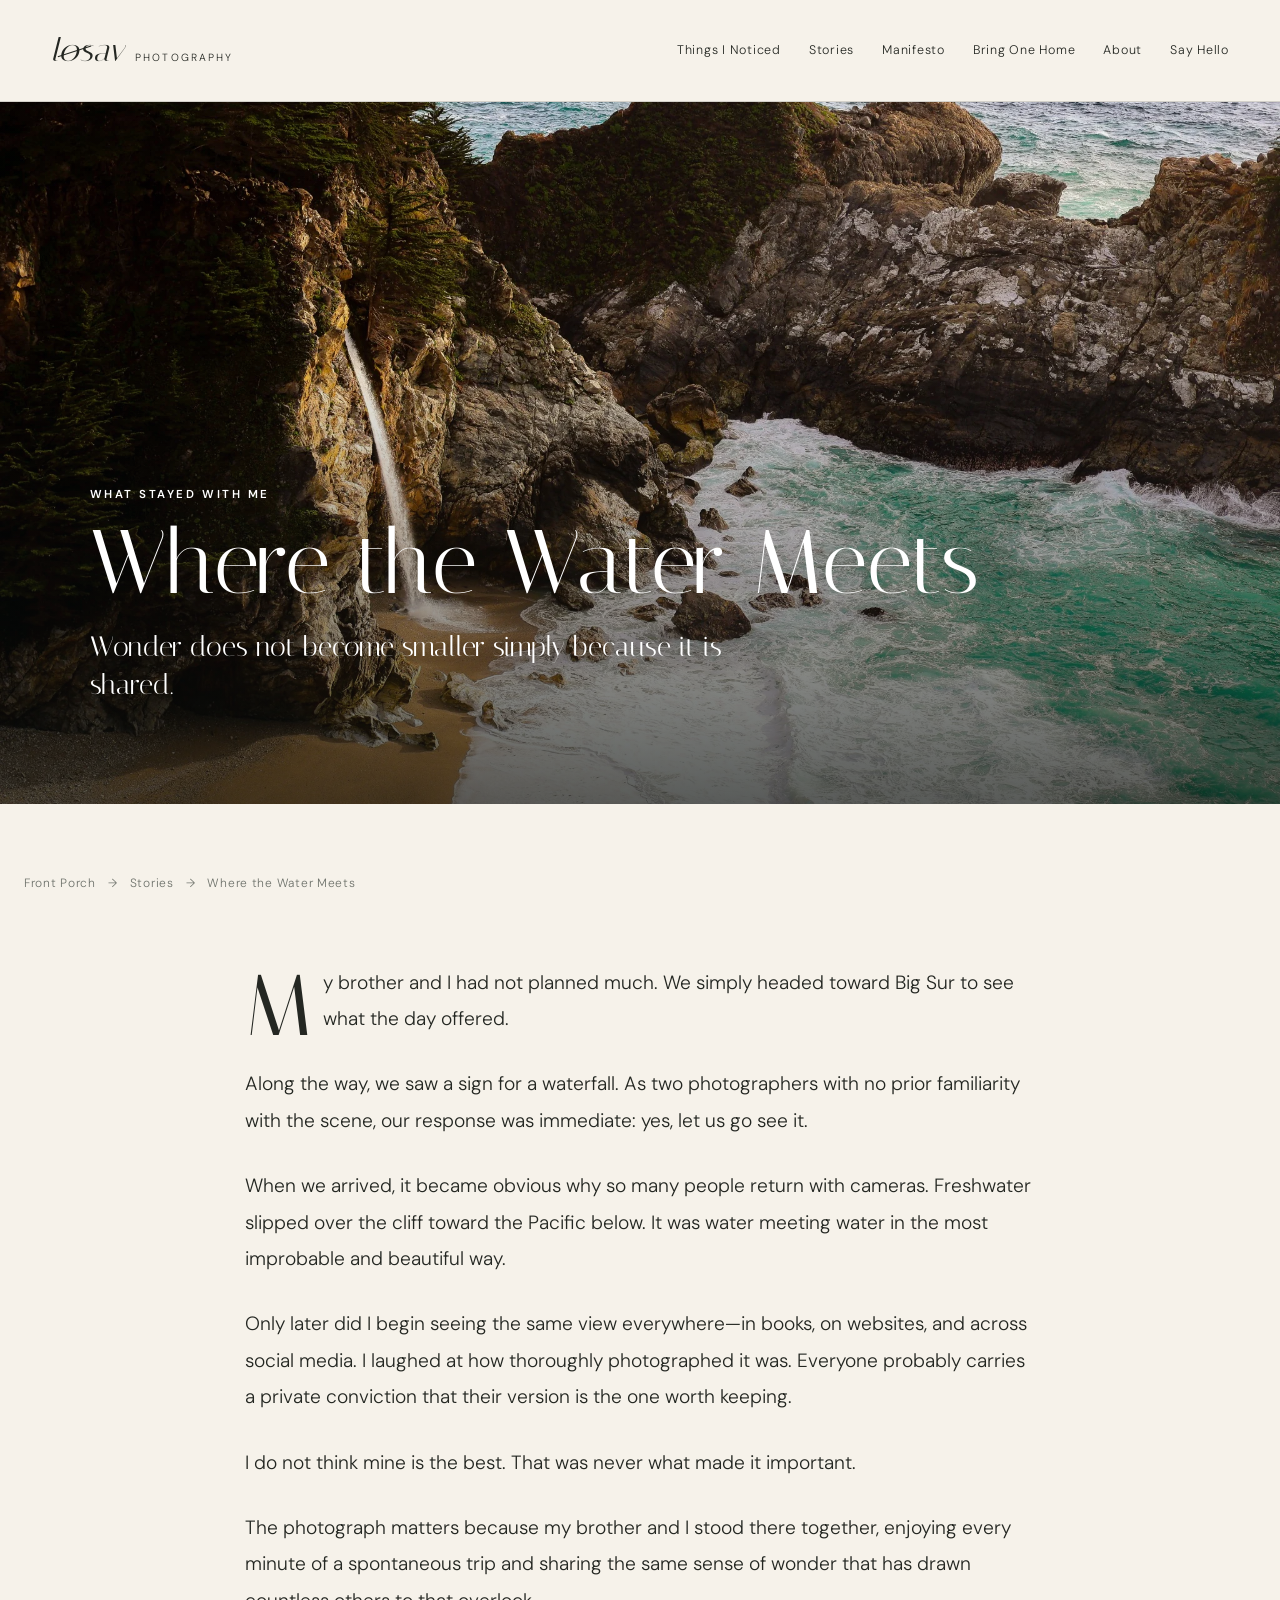
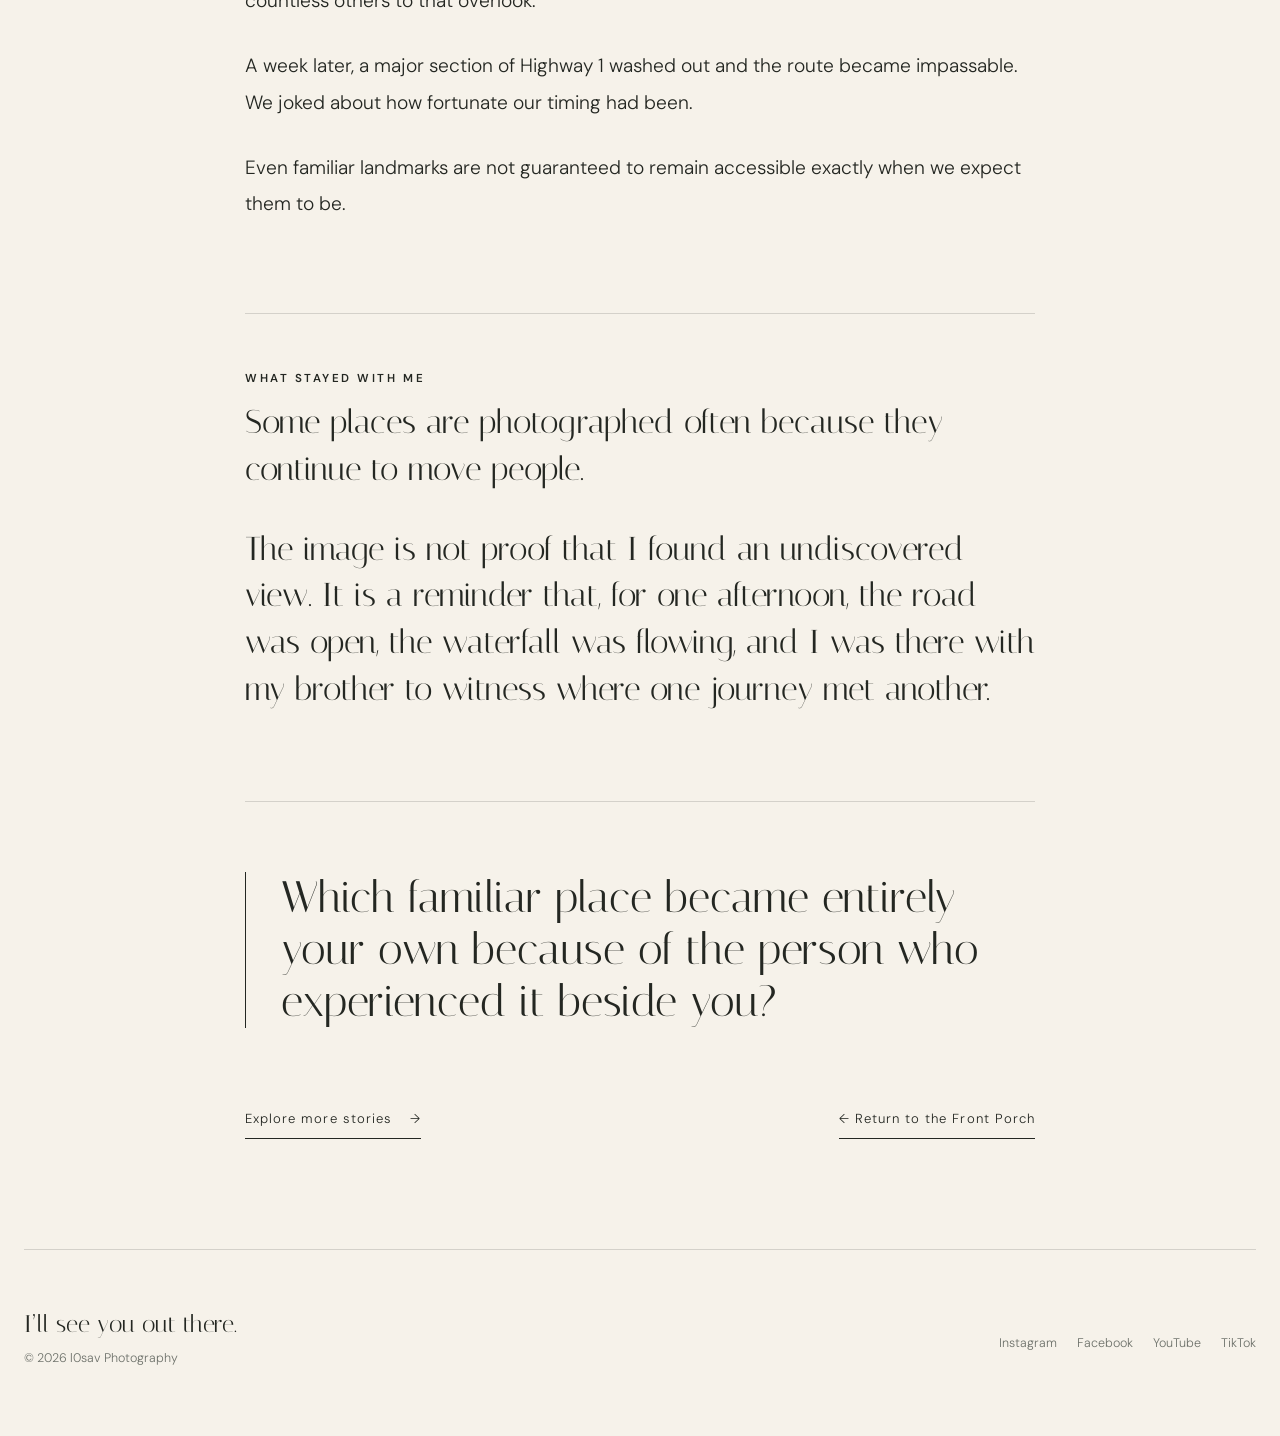
<file: stories/where-the-water-meets.html>
<!doctype html><html lang="en"><head><meta charset="utf-8"><meta name="viewport" content="width=device-width, initial-scale=1">
<title>Where the Water Meets | Stories | l0sav Photography</title><meta name="description" content="A spontaneous Big Sur trip with a brother, a famous waterfall discovered without expectation, and a road that closed one week later."><meta name="theme-color" content="#f5f1e9"><link rel="canonical" href="https://l0sav-photography.pages.dev/stories/where-the-water-meets.html">
<meta property="og:title" content="Where the Water Meets | l0sav Photography"><meta property="og:description" content="A spontaneous Big Sur trip with a brother, a famous waterfall discovered without expectation, and a road that closed one week later."><meta property="og:type" content="article"><meta property="og:url" content="https://l0sav-photography.pages.dev/stories/where-the-water-meets.html"><meta property="og:image" content="https://l0sav-photography.pages.dev/assets/images/coastal-waterfall.webp"><meta name="twitter:card" content="summary_large_image">
<link rel="preconnect" href="https://fonts.googleapis.com"><link rel="preconnect" href="https://fonts.gstatic.com" crossorigin><link href="https://fonts.googleapis.com/css2?family=DM+Sans:wght@300;400;500;600&family=Italiana&display=swap" rel="stylesheet"><link rel="stylesheet" href="../assets/style.css">
<script async src="https://www.googletagmanager.com/gtag/js?id=G-Z0NKE904WG"></script><script>window.dataLayer=window.dataLayer||[];function gtag(){dataLayer.push(arguments)}gtag('js',new Date());gtag('config','G-Z0NKE904WG');</script><script defer src="../assets/site.js"></script><script type="application/ld+json">{"@context": "https://schema.org", "@type": "Article", "headline": "Where the Water Meets", "description": "A spontaneous Big Sur trip with a brother, a famous waterfall discovered without expectation, and a road that closed one week later.", "image": "https://l0sav-photography.pages.dev/assets/images/coastal-waterfall.webp", "author": {"@type": "Person", "name": "Lauren “Lo” Savignano"}, "publisher": {"@type": "Organization", "name": "l0sav Photography", "url": "https://l0sav-photography.pages.dev/"}, "mainEntityOfPage": "https://l0sav-photography.pages.dev/stories/where-the-water-meets.html", "inLanguage": "en-US", "about": ["Photography", "Observation", "Nature", "Travel", "California"]}</script></head>
<body><a class="skip-link" href="#main-content">Skip to content</a><header class="site-header" data-header>
  <a class="brand" href="../index.html" aria-label="l0sav Photography home">
    <span class="brand-mark">l<span class="zero">0</span>sav</span>
    <span class="brand-sub">Photography</span>
  </a>
  <button class="menu-button" data-menu-button aria-label="Open navigation" aria-expanded="false"><span></span><span></span></button>
  <nav class="site-nav" data-menu aria-label="Primary navigation">
    <a href="../things.html">Things I Noticed</a><a href="../stories.html">Stories</a><a href="../manifesto.html">Manifesto</a><a href="../prints.html">Bring One Home</a><a href="../about.html">About</a><a href="../contact.html">Say Hello</a>
  </nav>
</header>
<main id="main-content"><article class="story-page"><header class="story-hero"><img fetchpriority="high" decoding="async" src="../assets/images/coastal-waterfall.webp" alt="McWay Falls descending from a Big Sur cliff toward the Pacific Ocean"><div class="story-hero-shade"></div><div class="story-hero-copy"><p class="eyebrow">What Stayed With Me</p><h1>Where the Water Meets</h1><p class="story-quote">Wonder does not become smaller simply because it is shared.</p></div></header>
<div class="story-body section-pad"><nav class="breadcrumbs" aria-label="Breadcrumb"><a href="../index.html">Front Porch</a><span>→</span><a href="../stories.html">Stories</a><span>→</span><span aria-current="page">Where the Water Meets</span></nav><div class="story-prose"><p>My brother and I had not planned much. We simply headed toward Big Sur to see what the day offered.</p>
<p>Along the way, we saw a sign for a waterfall. As two photographers with no prior familiarity with the scene, our response was immediate: yes, let us go see it.</p>
<p>When we arrived, it became obvious why so many people return with cameras. Freshwater slipped over the cliff toward the Pacific below. It was water meeting water in the most improbable and beautiful way.</p>
<p>Only later did I begin seeing the same view everywhere—in books, on websites, and across social media. I laughed at how thoroughly photographed it was. Everyone probably carries a private conviction that their version is the one worth keeping.</p>
<p>I do not think mine is the best. That was never what made it important.</p>
<p>The photograph matters because my brother and I stood there together, enjoying every minute of a spontaneous trip and sharing the same sense of wonder that has drawn countless others to that overlook.</p>
<p>A week later, a major section of Highway 1 washed out and the route became impassable. We joked about how fortunate our timing had been.</p>
<p>Even familiar landmarks are not guaranteed to remain accessible exactly when we expect them to be.</p><section class="what-stayed"><p class="eyebrow">What Stayed With Me</p><p>Some places are photographed often because they continue to move people.</p>
<p>The image is not proof that I found an undiscovered view. It is a reminder that, for one afternoon, the road was open, the waterfall was flowing, and I was there with my brother to witness where one journey met another.</p></section><blockquote class="carry-question">Which familiar place became entirely your own because of the person who experienced it beside you?</blockquote><div class="story-actions"><a class="text-link" href="../stories.html">Explore more stories <span>→</span></a><a class="text-link" href="../index.html">← Return to the Front Porch</a></div></div></div></article></main><footer class="site-footer"><div><p class="footer-signoff">I’ll see you out there.</p><p>© 2026 l0sav Photography</p></div><div class="socials" aria-label="Social media"><a href="https://www.instagram.com/l0sav" target="_blank" rel="noopener">Instagram</a><a href="https://www.facebook.com/profile.php?id=100092620043618" target="_blank" rel="noopener">Facebook</a><a href="https://www.youtube.com/@l0sav" target="_blank" rel="noopener">YouTube</a><a href="https://www.tiktok.com/@l0_sav" target="_blank" rel="noopener">TikTok</a></div></footer></body></html>
</file>
<file: assets/style.css>
:root{--paper:#f6f2ea;--ink:#242722;--muted:#6d716a;--line:rgba(36,39,34,.16);--max:1380px}
*{box-sizing:border-box}html{scroll-behavior:smooth}body{margin:0;background:var(--paper);color:var(--ink);font-family:"DM Sans",sans-serif;font-weight:300;line-height:1.65}img{display:block;width:100%}a{color:inherit;text-decoration:none}h1,h2,h3,p{margin-top:0}h1,h2,h3{font-family:"Italiana",serif;font-weight:400;line-height:1.05}h1{font-size:clamp(3.4rem,8vw,8rem)}h2{font-size:clamp(2.3rem,5vw,5rem)}h3{font-size:clamp(1.5rem,2.5vw,2.5rem)}.section-pad{width:min(var(--max),calc(100% - 48px));margin:auto;padding:110px 0}.eyebrow,.arrival{font-size:.72rem;font-weight:600;letter-spacing:.22em;text-transform:uppercase}.lead{font-size:clamp(1.25rem,2vw,1.75rem);max-width:850px;color:#454a43}.site-header{position:fixed;z-index:30;top:0;left:0;width:100%;display:flex;align-items:center;justify-content:space-between;padding:24px 4vw;color:#fff;transition:.3s}.site-header.scrolled,.site-header.menu-open{background:rgba(246,242,234,.96);color:var(--ink);box-shadow:0 1px 0 var(--line);backdrop-filter:blur(12px)}body:not(.home) .site-header{position:sticky;background:var(--paper);color:var(--ink);border-bottom:1px solid var(--line)}.brand{display:flex;align-items:baseline;gap:12px}.brand-mark{font-family:"Italiana",serif;font-size:2rem;font-style:italic}.zero{position:relative;display:inline-block;text-decoration:none}.zero::after{content:"";position:absolute;left:-.05em;top:52%;width:1.08em;height:1px;background:currentColor;transform:rotate(-18deg);transform-origin:center}.brand-sub{font-size:.65rem;letter-spacing:.2em;text-transform:uppercase}.site-nav{display:flex;gap:28px;font-size:.78rem;letter-spacing:.06em}.site-nav a{position:relative}.site-nav a:after{content:"";position:absolute;left:0;right:100%;bottom:-6px;height:1px;background:currentColor;transition:.25s}.site-nav a:hover:after{right:0}.menu-button{display:none;border:0;background:none;color:inherit;width:40px;height:40px;padding:8px}.menu-button span{display:block;height:1px;background:currentColor;margin:8px 0}.hero{position:relative;height:100svh;min-height:700px;overflow:hidden;color:#fff}.hero>img{height:100%;object-fit:cover}.hero-shade{position:absolute;inset:0;background:linear-gradient(90deg,rgba(10,16,19,.50),rgba(10,16,19,.06) 62%,rgba(10,16,19,.16))}.hero-copy{position:absolute;left:6vw;bottom:8vh;max-width:min(980px,88vw)}.hero-copy h1{font-size:clamp(3.05rem,6.7vw,7rem);margin:18px 0 38px;letter-spacing:-.018em}.hero-copy h1 span{display:block}.hero-copy h1 span+span{margin-left:7vw;margin-top:.08em;font-style:italic}.text-link{display:inline-flex;gap:18px;align-items:center;border-bottom:1px solid;padding-bottom:8px;font-size:.82rem;letter-spacing:.08em}.intro{text-align:center}.intro h2{max-width:1000px;margin:0 auto 30px}.intro .lead{margin:auto}.feature-grid{display:grid;grid-template-columns:1fr 1fr;gap:36px}.feature-card{background:#fff;overflow:hidden}.feature-card img{height:570px;object-fit:cover;transition:transform .7s cubic-bezier(.2,.7,.2,1)}.feature-card:hover img{transform:scale(1.045)}.feature-card div{padding:36px}.feature-card h3{margin:8px 0 12px}.wide-story{display:grid;grid-template-columns:1.2fr .8fr;min-height:760px;background:#ded8cc}.wide-story>img{height:100%;object-fit:cover}.wide-story-copy{padding:8vw 6vw;align-self:center}.wide-story-copy h2{font-size:clamp(2.4rem,4.5vw,5rem)}.closing-note{text-align:center}.closing-note p{max-width:720px;margin:20px auto}.page-intro{padding-top:150px;padding-bottom:50px}.page-intro h1{margin:10px 0 25px}.gallery{columns:3 320px;column-gap:28px;padding-top:40px}.gallery-item{break-inside:avoid;margin:0 0 42px;cursor:zoom-in}.gallery-item img{transition:transform .5s,filter .5s}.gallery-item:hover img{transform:scale(1.025);filter:brightness(1.03)}.gallery-item figcaption{padding:18px 4px}.gallery-item h3{font-size:1.7rem;margin-bottom:5px}.gallery-item p{color:var(--muted)}.lightbox{position:fixed;z-index:60;inset:0;background:rgba(14,15,13,.94);display:none;place-items:center;padding:45px;color:#fff}.lightbox.open{display:grid}.lightbox img{max-width:90vw;max-height:82vh;width:auto}.lightbox button{position:absolute;right:25px;top:16px;border:0;background:none;color:#fff;font-size:3rem}.lightbox-caption{margin-top:14px}.stories{padding-top:40px}.story{display:grid;grid-template-columns:1.2fr .8fr;gap:7vw;align-items:center;padding:80px 0;border-top:1px solid var(--line)}.story:nth-child(even){grid-template-columns:.8fr 1.2fr}.story:nth-child(even) img{order:2}.story img{max-height:720px;object-fit:cover}.story h2{font-size:clamp(2.6rem,5vw,5rem);margin:10px 0 25px}.manifesto-hero{position:relative;height:72vh;min-height:560px;color:#fff}.manifesto-hero img{height:100%;object-fit:cover;filter:brightness(.62)}.manifesto-hero div{position:absolute;left:7vw;bottom:9vh;max-width:850px}.manifesto-copy{max-width:1000px}.manifesto-copy ol{list-style:none;padding:0;margin:80px 0}.manifesto-copy li{padding:45px 0;border-top:1px solid var(--line)}.manifesto-copy li h2{font-size:clamp(2rem,4vw,4rem)}blockquote{font-family:"Italiana",serif;font-size:clamp(2.2rem,4vw,4.5rem);line-height:1.2;margin:100px 0;padding-left:35px;border-left:1px solid}.signature{font-family:"Italiana",serif;font-size:2rem}.print-feature,.about-grid,.contact-wrap{display:grid;grid-template-columns:1.15fr .85fr;gap:7vw;align-items:center}.print-feature img,.about-grid img,.contact-wrap img{max-height:760px;object-fit:cover}.button{display:inline-block;margin-top:20px;border:1px solid;padding:13px 20px;font-size:.8rem;letter-spacing:.08em}.print-row{display:grid;grid-template-columns:repeat(3,1fr);gap:24px}.print-row img{height:460px;object-fit:cover}.about-grid,.contact-wrap{padding-top:150px}.about-grid h1,.contact-wrap h1{font-size:clamp(3.3rem,6vw,6.7rem)}.email-link{display:inline-block;margin-top:20px;font-size:clamp(1.1rem,2vw,1.7rem);border-bottom:1px solid}.site-footer{border-top:1px solid var(--line);width:min(var(--max),calc(100% - 48px));margin:auto;padding:55px 0;display:flex;justify-content:space-between;gap:30px;color:var(--muted);font-size:.78rem}.footer-signoff{font-family:"Italiana",serif;color:var(--ink);font-size:1.5rem;margin-bottom:4px}.socials{display:flex;gap:20px;align-items:center}.reveal{opacity:0;transform:translateY(28px);transition:opacity .8s,transform .8s}.reveal.visible{opacity:1;transform:none}

@media(max-width:980px){
 .site-header{padding:18px 22px}.menu-button{display:block;z-index:2}.site-nav{position:fixed;inset:0;background:var(--paper);color:var(--ink);display:flex;flex-direction:column;justify-content:center;padding:70px 12vw;gap:20px;transform:translateX(100%);transition:.35s;font-family:"Italiana",serif;font-size:clamp(2rem,8vw,3.5rem)}.site-nav.open{transform:none}.feature-grid,.wide-story,.story,.story:nth-child(even),.print-feature,.about-grid,.contact-wrap{grid-template-columns:1fr}.story:nth-child(even) img{order:0}.wide-story>img{min-height:550px}.feature-card img{height:450px}.print-row{grid-template-columns:1fr}.print-row img{height:auto}.socials{flex-wrap:wrap}.hero-copy h1 span+span{margin-left:0}.hero{min-height:650px}.gallery{columns:2 260px}
}
@media(max-width:600px){
 .section-pad{width:min(100% - 30px, var(--max));padding:75px 0}.brand-sub{display:none}.hero-copy{left:24px;right:24px;bottom:8vh}.hero-copy h1{font-size:clamp(2.8rem,14vw,4.3rem)}.gallery{columns:1}.feature-card img{height:380px}.wide-story>img{min-height:420px}.site-footer{width:calc(100% - 30px);flex-direction:column}.story{padding:50px 0}.page-intro,.about-grid,.contact-wrap{padding-top:90px}.lightbox{padding:20px}
}


/* Edition One refinement pass */
.skip-link{position:fixed;z-index:100;left:18px;top:12px;padding:10px 14px;background:var(--ink);color:#fff;transform:translateY(-160%);transition:transform .2s}.skip-link:focus{transform:none}
:focus-visible{outline:2px solid currentColor;outline-offset:5px}
.menu-button:focus-visible{outline-offset:2px}
.hero-copy .arrival{max-width:34rem}
.site-header.scrolled{padding-top:17px;padding-bottom:17px}
.site-header,.site-nav,.brand-mark,.hero-copy h1{text-rendering:optimizeLegibility}
.feature-card,.gallery-item,.story img,.print-row img{content-visibility:auto;contain-intrinsic-size:700px}
.gallery-item{overflow:hidden}.gallery-item figcaption{background:var(--paper);position:relative;z-index:1}
.story p,.wide-story-copy p,.manifesto-copy p,.about-grid p,.contact-wrap p{max-width:64ch}
.lightbox-caption{font-family:"Italiana",serif;font-size:1.35rem}
@media (prefers-reduced-motion: reduce){html{scroll-behavior:auto}*,*::before,*::after{animation-duration:.01ms!important;animation-iteration-count:1!important;transition-duration:.01ms!important;scroll-behavior:auto!important}.reveal{opacity:1;transform:none}}
@media(max-width:980px){.hero-copy h1 span+span{margin-left:0}.site-nav a{width:max-content}.site-nav a:after{display:none}}
@media(max-width:600px){.hero-copy{left:22px;right:22px;bottom:7vh}.hero-copy h1{font-size:clamp(2.65rem,13vw,4.1rem);line-height:1.02}.hero-copy .arrival{font-size:.64rem;letter-spacing:.18em}.hero-shade{background:linear-gradient(90deg,rgba(10,16,19,.54),rgba(10,16,19,.14))}}


/* Version 2.1 — The Living Field Archive */
.accession{font-size:.66rem!important;font-weight:600;letter-spacing:.18em;text-transform:uppercase;color:var(--muted);margin-bottom:7px}.story-image-link{display:block;overflow:hidden}.story-image-link img{transition:transform .7s cubic-bezier(.2,.7,.2,1)}.story-image-link:hover img{transform:scale(1.025)}.story .text-link{margin-top:18px}.story h2 a:hover{font-style:italic}.story-page{background:var(--paper)}.story-hero{position:relative;height:min(78vh,860px);min-height:560px;color:#fff;overflow:hidden}.story-hero>img{height:100%;object-fit:cover}.story-hero-shade{position:absolute;inset:0;background:linear-gradient(0deg,rgba(10,14,12,.68),rgba(10,14,12,.05) 65%)}.story-hero-copy{position:absolute;left:7vw;right:7vw;bottom:8vh;max-width:1000px}.story-hero-copy h1{font-size:clamp(3.4rem,7vw,7.5rem);margin:10px 0 18px}.story-quote{font-family:"Italiana",serif;font-size:clamp(1.35rem,2.2vw,2.2rem);line-height:1.35;max-width:720px}.story-body{padding-top:70px}.breadcrumbs{display:flex;gap:12px;flex-wrap:wrap;color:var(--muted);font-size:.75rem;letter-spacing:.06em;margin-bottom:70px}.breadcrumbs a{border-bottom:1px solid transparent}.breadcrumbs a:hover{border-color:currentColor}.story-prose{max-width:790px;margin:auto}.story-prose>p{font-size:clamp(1.08rem,1.5vw,1.28rem);line-height:1.9;margin-bottom:1.5em}.story-prose>p:first-of-type::first-letter{font-family:"Italiana",serif;font-size:4.5em;float:left;line-height:.72;padding:.12em .12em 0 0}.what-stayed{margin:90px 0 65px;padding:55px 0;border-top:1px solid var(--line);border-bottom:1px solid var(--line)}.what-stayed p:not(.eyebrow){font-family:"Italiana",serif;font-size:clamp(1.55rem,2.6vw,2.4rem);line-height:1.4}.carry-question{font-size:clamp(1.8rem,3.4vw,3.4rem);margin:70px 0}.story-actions{display:flex;justify-content:space-between;gap:30px;flex-wrap:wrap;margin-top:80px}.story-actions .text-link:last-child{margin-left:auto}.story-page+.site-footer{margin-top:0}.gallery-item figcaption p:last-child{max-width:46ch}.gallery-item h3{margin-top:0}.stories .story:first-child{border-top:0;padding-top:25px}
@media(max-width:980px){.story-hero-copy{left:30px;right:30px}.story-hero{height:70vh}.story-actions .text-link:last-child{margin-left:0}}
@media(max-width:600px){.story-hero{min-height:520px}.story-hero-copy{left:20px;right:20px;bottom:6vh}.story-body{padding-top:45px}.breadcrumbs{margin-bottom:45px}.what-stayed{margin:65px 0 45px;padding:40px 0}.story-actions{margin-top:55px}}


/* Field Notes — Version 2.1.1 */
.field-notes {
  margin: 0 1.25rem 1.4rem;
  border-top: 1px solid rgba(38, 48, 40, .16);
  padding-top: .85rem;
}
.field-notes summary {
  cursor: pointer;
  list-style: none;
  font-size: .78rem;
  letter-spacing: .12em;
  text-transform: uppercase;
  font-weight: 600;
  color: var(--ink, #263028);
}
.field-notes summary::-webkit-details-marker { display: none; }
.field-notes summary::after {
  content: "+";
  float: right;
  font-size: 1rem;
  line-height: 1;
}
.field-notes[open] summary::after { content: "–"; }
.field-note-meta {
  margin: .85rem 0 .45rem;
  font-size: .8rem;
  letter-spacing: .04em;
  color: var(--muted, #667068);
}
.field-note-body {
  padding: .15rem 0 .2rem;
}
.field-note-body p {
  margin: .75rem 0;
  line-height: 1.75;
}
.closing-observation {
  margin: 1.15rem 0 .35rem;
  padding: .8rem 1rem;
  border-left: 2px solid currentColor;
  font-family: "Italiana", serif;
  font-size: 1.12rem;
  line-height: 1.5;
}
@media (max-width: 640px) {
  .field-notes { margin-inline: 1rem; }
}
</file>
